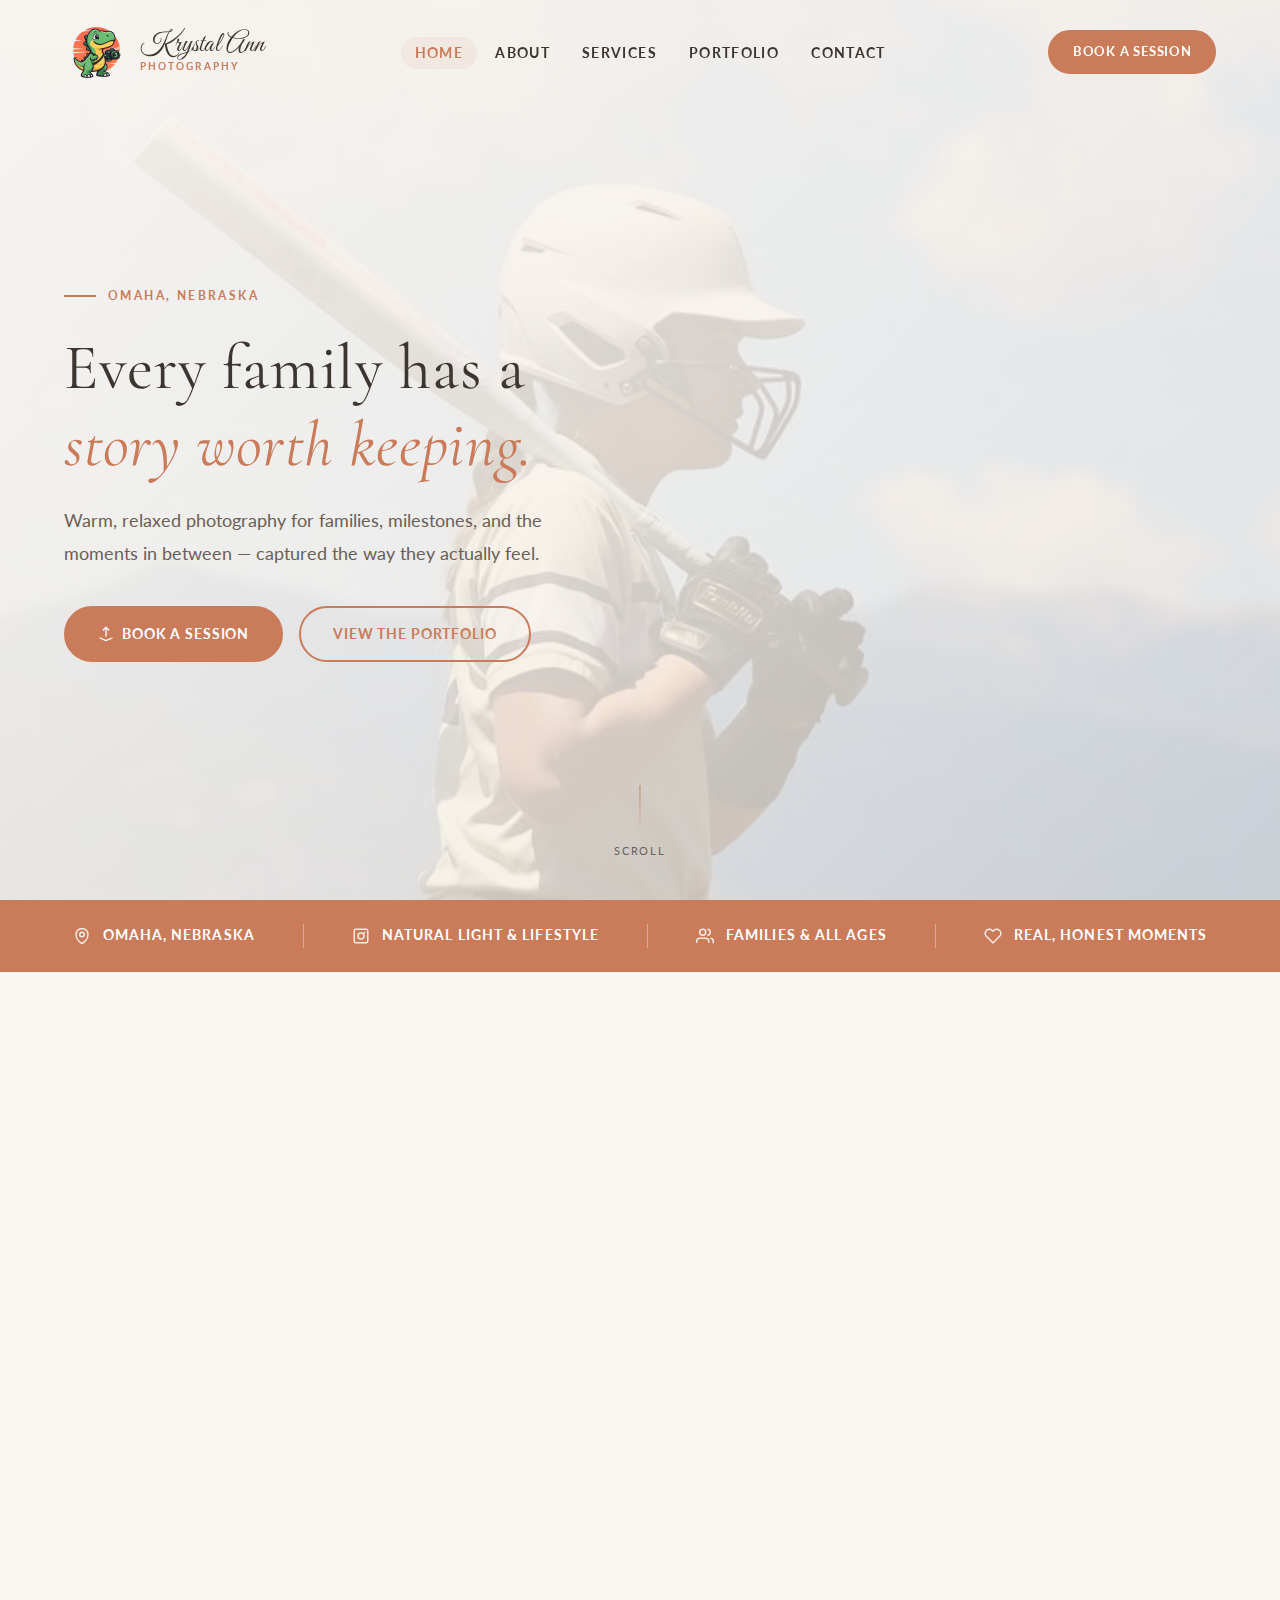
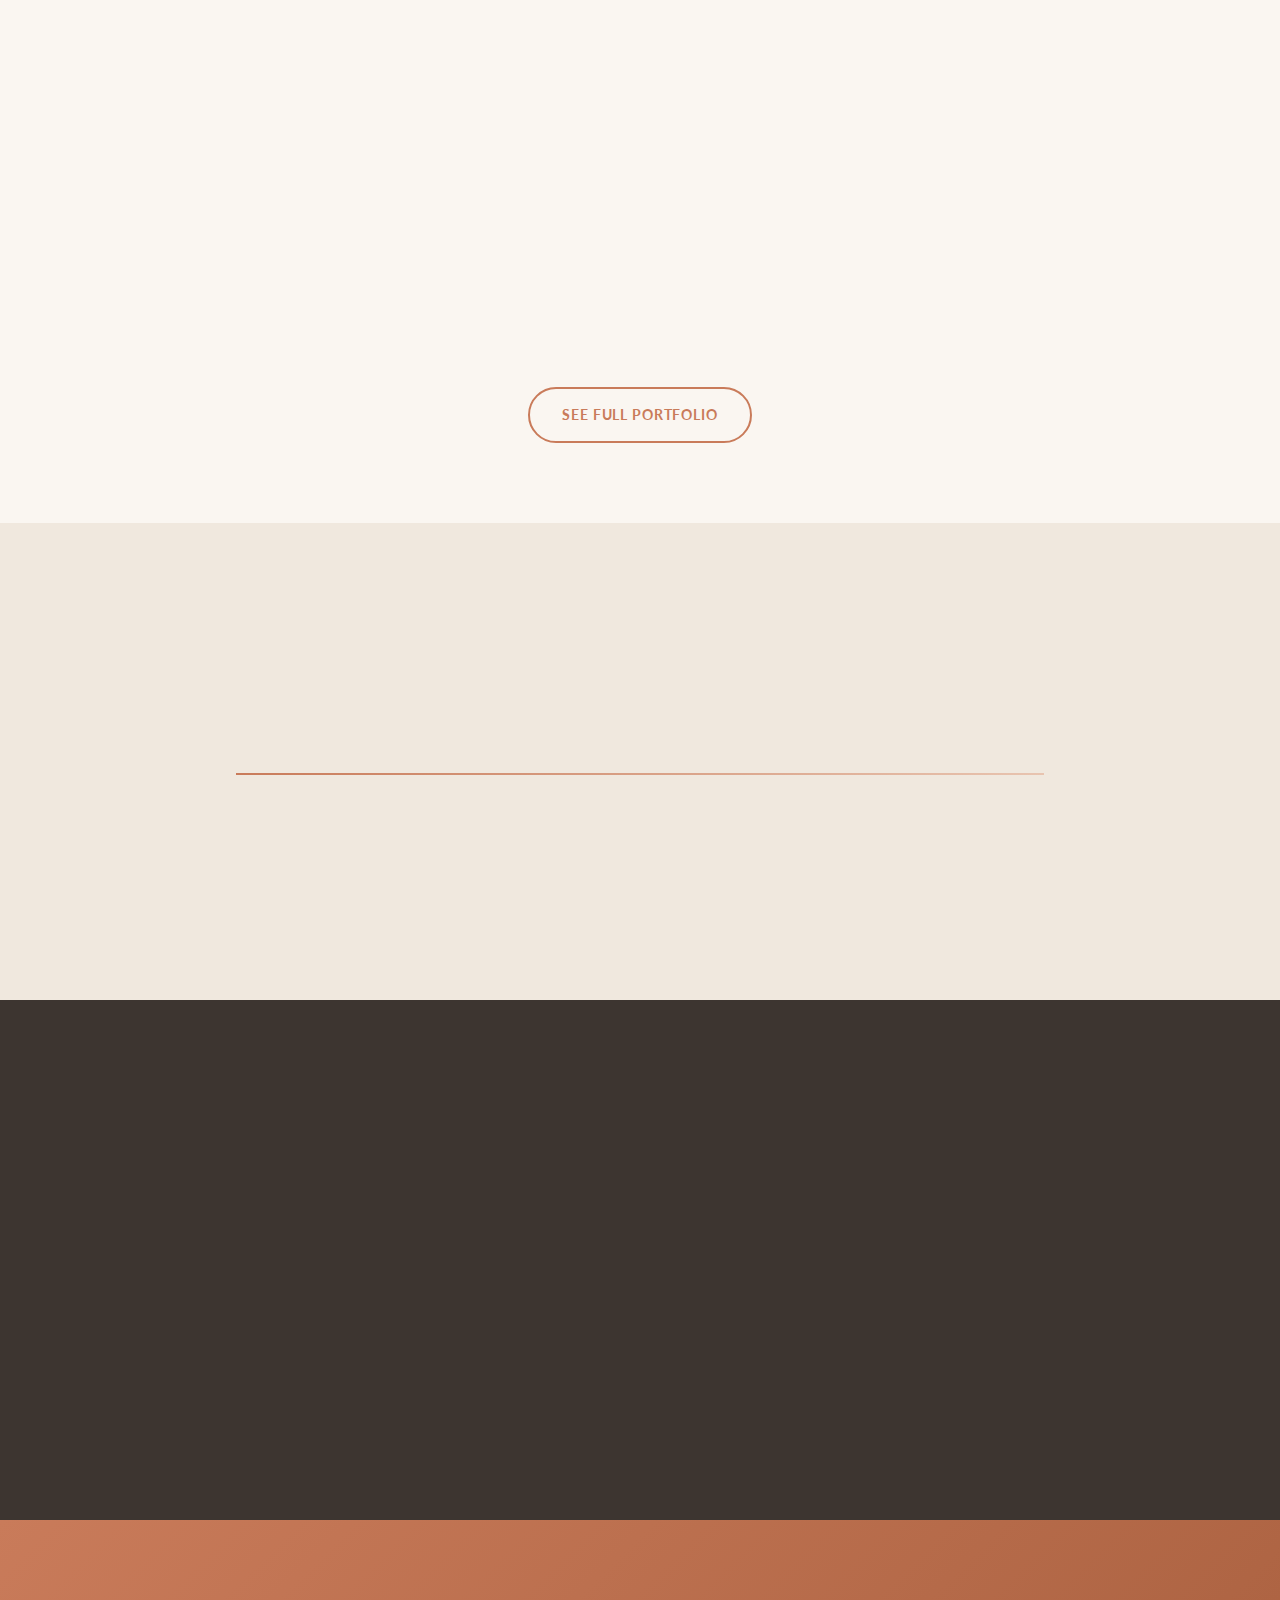
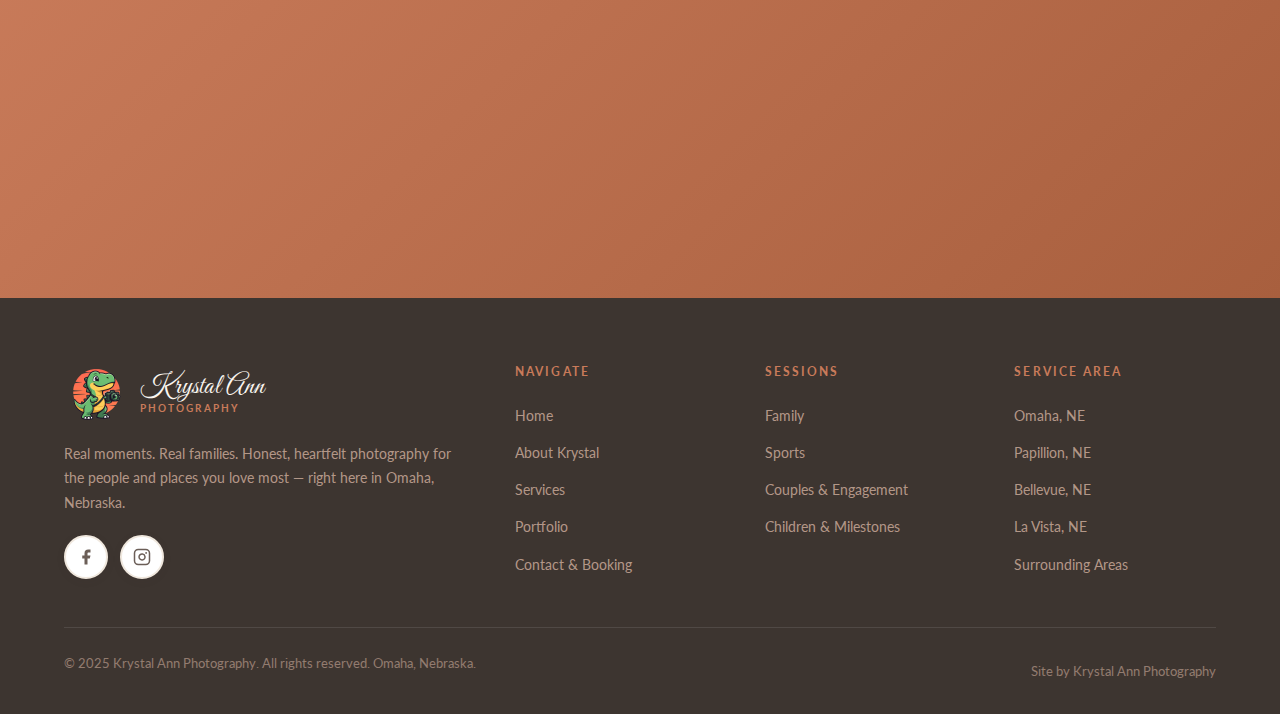
<file: index.html>
<!DOCTYPE html>
<html lang="en">
<head>
  <meta charset="UTF-8" />
  <meta name="viewport" content="width=device-width, initial-scale=1.0" />
  <title>Krystal Ann Photography | Omaha Family & Portrait Photographer</title>
  <meta name="description" content="Krystal Ann Photography captures real moments in Omaha, Nebraska. Book your family, sports, couples, or children &amp; milestones session today." />
  <meta name="keywords" content="Omaha photographer, family photographer Omaha, sports photographer Omaha, couples photographer Omaha, children milestone photos Nebraska, Krystal Ann Photography" />

  <!-- Open Graph -->
  <meta property="og:title" content="Krystal Ann Photography | Omaha, NE" />
  <meta property="og:description" content="Real moments. Real families. Honest, heartfelt photography in Omaha, Nebraska." />
  <meta property="og:type" content="website" />

  <!-- Fonts -->
  <link rel="preconnect" href="https://fonts.googleapis.com" />
  <link rel="preconnect" href="https://fonts.gstatic.com" crossorigin />
  <link href="https://fonts.googleapis.com/css2?family=Cormorant+Garamond:ital,wght@0,400;0,500;0,600;1,400;1,500&family=Great+Vibes&family=Lato:wght@300;400;700;900&display=swap" rel="stylesheet" />

  <link rel="stylesheet" href="css/style.css" />
</head>
<body>

<!-- ═══════════════════════════════════════
     NAVIGATION
════════════════════════════════════════ -->
<nav class="nav" role="navigation" aria-label="Main navigation">
  <div class="nav__inner">
    <a href="index.html" class="logo" aria-label="Krystal Ann Photography — Home">
      <div class="logo__mark">
        <img src="images/logo.png" alt="Krystal Ann Photography logo" style="width:100%;height:100%;object-fit:contain;" />
      </div>
      <div class="logo__text">
        <span class="logo__name">Krystal Ann</span>
        <span class="logo__sub">Photography</span>
      </div>
    </a>

    <ul class="nav__links" role="list">
      <li><a href="index.html"     class="nav__link active">Home</a></li>
      <li><a href="about.html"     class="nav__link">About</a></li>
      <li><a href="services.html"  class="nav__link">Services</a></li>
      <li><a href="portfolio.html" class="nav__link">Portfolio</a></li>
      <li><a href="contact.html"   class="nav__link">Contact</a></li>
    </ul>

    <a href="contact.html" class="btn btn-primary btn-sm nav__cta">Book a Session</a>

    <button class="nav__toggle" aria-label="Toggle mobile menu" aria-expanded="false">
      <span></span><span></span><span></span>
    </button>
  </div>
</nav>

<!-- Mobile Nav -->
<div class="nav__mobile" role="dialog" aria-label="Mobile navigation">
  <ul role="list">
    <li><a href="index.html"     class="nav__link">Home</a></li>
    <li><a href="about.html"     class="nav__link">About</a></li>
    <li><a href="services.html"  class="nav__link">Services</a></li>
    <li><a href="portfolio.html" class="nav__link">Portfolio</a></li>
    <li><a href="contact.html"   class="nav__link">Contact</a></li>
  </ul>
  <a href="contact.html" class="btn btn-primary">Book a Session</a>
</div>


<!-- ═══════════════════════════════════════
     HERO
════════════════════════════════════════ -->
<section class="hero" aria-label="Hero">
  <div class="hero__bg">
    <img src="images/sports3.JPG"
         alt="Sports photography session by Krystal Ann Photography"
         loading="eager" />
  </div>
  <div class="hero__overlay" aria-hidden="true"></div>

  <div class="container">
    <div class="hero__content">
      <div class="hero__eyebrow">
        <span>Omaha, Nebraska</span>
      </div>
      <h1>Every family has a<br><em>story worth keeping.</em></h1>
      <p class="hero__tagline">
        Warm, relaxed photography for families, milestones, and the moments in between — captured the way they actually feel.
      </p>
      <div class="hero__actions">
        <a href="contact.html" class="btn btn-primary">
          <svg width="16" height="16" fill="none" stroke="currentColor" stroke-width="2" viewBox="0 0 24 24" aria-hidden="true"><path d="M8 6l4-4 4 4M12 2v13M3 18l9 4 9-4" stroke-linecap="round" stroke-linejoin="round"/></svg>
          Book a Session
        </a>
        <a href="portfolio.html" class="btn btn-outline">View the Portfolio</a>
      </div>
    </div>
  </div>

  <div class="hero__scroll" aria-hidden="true">
    <div class="hero__scroll-line"></div>
    <span>Scroll</span>
  </div>
</section>


<!-- ═══════════════════════════════════════
     INTRO STRIP
════════════════════════════════════════ -->
<div class="intro-strip" aria-hidden="true">
  <div class="intro-strip__inner container">
    <div class="intro-strip__item">
      <svg width="18" height="18" fill="none" stroke="currentColor" stroke-width="2" viewBox="0 0 24 24"><path d="M12 22s-8-4.5-8-11.8A8 8 0 0 1 12 2a8 8 0 0 1 8 8.2c0 7.3-8 11.8-8 11.8z" stroke-linecap="round"/><circle cx="12" cy="10" r="3"/></svg>
      Omaha, Nebraska
    </div>
    <div class="intro-strip__sep"></div>
    <div class="intro-strip__item">
      <svg width="18" height="18" fill="none" stroke="currentColor" stroke-width="2" viewBox="0 0 24 24"><rect x="3" y="3" width="18" height="18" rx="2"/><circle cx="12" cy="12" r="4"/><line x1="16.5" y1="7.5" x2="16.5" y2="7.5" stroke-linecap="round" stroke-width="2.5"/></svg>
      Natural Light &amp; Lifestyle
    </div>
    <div class="intro-strip__sep"></div>
    <div class="intro-strip__item">
      <svg width="18" height="18" fill="none" stroke="currentColor" stroke-width="2" viewBox="0 0 24 24"><path d="M17 21v-2a4 4 0 0 0-4-4H5a4 4 0 0 0-4 4v2"/><circle cx="9" cy="7" r="4"/><path d="M23 21v-2a4 4 0 0 0-3-3.87M16 3.13a4 4 0 0 1 0 7.75" stroke-linecap="round"/></svg>
      Families &amp; All Ages
    </div>
    <div class="intro-strip__sep"></div>
    <div class="intro-strip__item">
      <svg width="18" height="18" fill="none" stroke="currentColor" stroke-width="2" viewBox="0 0 24 24"><path d="M20.84 4.61a5.5 5.5 0 0 0-7.78 0L12 5.67l-1.06-1.06a5.5 5.5 0 0 0-7.78 7.78l1.06 1.06L12 21.23l7.78-7.78 1.06-1.06a5.5 5.5 0 0 0 0-7.78z" stroke-linecap="round"/></svg>
      Real, Honest Moments
    </div>
  </div>
</div>


<!-- ═══════════════════════════════════════
     ABOUT PREVIEW
════════════════════════════════════════ -->
<section class="section" id="about-preview">
  <div class="container">
    <div class="grid-2">

      <div class="about-preview__image fade-in">
        <img src="images/krystal.jpg"
             alt="Krystal Ann, Omaha photographer"
             loading="lazy" />
        <div class="about-preview__badge">
          <span class="num">5+</span>
          <span class="label">Years of<br>Storytelling</span>
        </div>
      </div>

      <div class="about-preview__content fade-in fade-in-delay-1">
        <span class="section-label">Meet Krystal Ann</span>
        <h2>Photography rooted in real life</h2>
        <p class="lead">
          Hey there — I'm Krystal, an Omaha-based photographer who found her way back to photography through the sidelines of a softball field and the living rooms of the families I love.
        </p>
        <p>
          I specialize in family portraits, sports action, couples and engagement, and children's milestone sessions. My approach is simple: I want you to feel at ease, laugh a little, and forget a camera is pointed your way — because that's when the best photos happen.
        </p>
        <p>
          Whether we're in a golden field at sunset or your own backyard, I'm here to create images that feel like <em>you</em>.
        </p>
        <div class="about-preview__signature">Krystal Ann</div>
        <a href="about.html" class="btn btn-outline">Read My Story</a>
      </div>

    </div>
  </div>
</section>


<!-- ═══════════════════════════════════════
     SERVICES OVERVIEW
════════════════════════════════════════ -->
<section class="section section--alt" id="services-overview">
  <div class="container">
    <div class="section-header text-center fade-in">
      <span class="section-label">What I Offer</span>
      <h2>Sessions for every season of life</h2>
      <p class="lead">From sideline action shots to first birthdays — I photograph the moments that mark where you've been.</p>
    </div>

    <div class="grid-2" style="max-width: 900px; margin: 0 auto;">
      <div class="service-card fade-in fade-in-delay-1">
        <div class="service-card__icon">
          <svg width="24" height="24" fill="none" stroke="currentColor" stroke-width="1.8" viewBox="0 0 24 24" aria-hidden="true"><path d="M17 21v-2a4 4 0 0 0-4-4H5a4 4 0 0 0-4 4v2"/><circle cx="9" cy="7" r="4"/><path d="M23 21v-2a4 4 0 0 0-3-3.87M16 3.13a4 4 0 0 1 0 7.75" stroke-linecap="round"/></svg>
        </div>
        <h3>Family</h3>
        <p>Relaxed outdoor or lifestyle sessions that capture your family as they really are — together, laughing, and fully themselves.</p>
        <a href="services.html#family" class="service-card__link">
          Learn more
          <svg width="14" height="14" fill="none" stroke="currentColor" stroke-width="2.5" viewBox="0 0 24 24"><path d="M5 12h14M12 5l7 7-7 7" stroke-linecap="round" stroke-linejoin="round"/></svg>
        </a>
      </div>

      <div class="service-card fade-in fade-in-delay-2">
        <div class="service-card__icon">
          <svg width="24" height="24" fill="none" stroke="currentColor" stroke-width="1.8" viewBox="0 0 24 24" aria-hidden="true"><circle cx="12" cy="12" r="10"/><path d="M12 8v4l2.5 2.5" stroke-linecap="round" stroke-linejoin="round"/><path d="M5 3l2 2M19 3l-2 2M12 2v1" stroke-linecap="round"/></svg>
        </div>
        <h3>Sports</h3>
        <p>Action-packed sessions on the field, court, or diamond. From youth softball to senior athlete portraits — I capture the drive and the joy.</p>
        <a href="services.html#sports" class="service-card__link">
          Learn more
          <svg width="14" height="14" fill="none" stroke="currentColor" stroke-width="2.5" viewBox="0 0 24 24"><path d="M5 12h14M12 5l7 7-7 7" stroke-linecap="round" stroke-linejoin="round"/></svg>
        </a>
      </div>

      <div class="service-card fade-in fade-in-delay-3">
        <div class="service-card__icon">
          <svg width="24" height="24" fill="none" stroke="currentColor" stroke-width="1.8" viewBox="0 0 24 24" aria-hidden="true"><path d="M20.84 4.61a5.5 5.5 0 0 0-7.78 0L12 5.67l-1.06-1.06a5.5 5.5 0 0 0-7.78 7.78l1.06 1.06L12 21.23l7.78-7.78 1.06-1.06a5.5 5.5 0 0 0 0-7.78z" stroke-linecap="round"/></svg>
        </div>
        <h3>Couples &amp; Engagement</h3>
        <p>Just you two — somewhere you love, doing what feels natural. No stiff poses, just genuine connection photographed beautifully.</p>
        <a href="services.html#couples" class="service-card__link">
          Learn more
          <svg width="14" height="14" fill="none" stroke="currentColor" stroke-width="2.5" viewBox="0 0 24 24"><path d="M5 12h14M12 5l7 7-7 7" stroke-linecap="round" stroke-linejoin="round"/></svg>
        </a>
      </div>

      <div class="service-card fade-in fade-in-delay-4">
        <div class="service-card__icon">
          <svg width="24" height="24" fill="none" stroke="currentColor" stroke-width="1.8" viewBox="0 0 24 24" aria-hidden="true"><circle cx="12" cy="8" r="4"/><path d="M4 20c0-4 3.6-7 8-7s8 3 8 7" stroke-linecap="round"/></svg>
        </div>
        <h3>Children &amp; Milestone Photos</h3>
        <p>Kids move fast and I keep up. These sessions are kid-led, low-pressure, and designed to capture their personality at this exact age.</p>
        <a href="services.html#children" class="service-card__link">
          Learn more
          <svg width="14" height="14" fill="none" stroke="currentColor" stroke-width="2.5" viewBox="0 0 24 24"><path d="M5 12h14M12 5l7 7-7 7" stroke-linecap="round" stroke-linejoin="round"/></svg>
        </a>
      </div>
    </div>
  </div>
</section>


<!-- ═══════════════════════════════════════
     GALLERY PREVIEW
════════════════════════════════════════ -->
<section class="section" id="gallery-preview">
  <div class="container">
    <div class="section-header text-center fade-in">
      <span class="section-label">Recent Work</span>
      <h2>A peek inside the portfolio</h2>
    </div>

    <div class="gallery-grid fade-in">
      <div class="gallery-grid__item">
        <img src="images/family 1.JPG"
             alt="Family session by Krystal Ann Photography" loading="lazy" />
        <div class="gallery-grid__overlay"><span class="gallery-grid__label">Family</span></div>
      </div>
      <div class="gallery-grid__item">
        <img src="images/sports 1.jpeg"
             alt="Sports session by Krystal Ann Photography" loading="lazy" />
        <div class="gallery-grid__overlay"><span class="gallery-grid__label">Sports</span></div>
      </div>
      <div class="gallery-grid__item">
        <img src="images/couples 2.jpeg"
             alt="Couples session by Krystal Ann Photography" loading="lazy" />
        <div class="gallery-grid__overlay"><span class="gallery-grid__label">Couples &amp; Engagement</span></div>
      </div>
      <div class="gallery-grid__item">
        <img src="images/children1.jpeg"
             alt="Children milestone session by Krystal Ann Photography" loading="lazy" />
        <div class="gallery-grid__overlay"><span class="gallery-grid__label">Children &amp; Milestones</span></div>
      </div>
    </div>

    <div class="text-center" style="margin-top: 2.5rem;">
      <a href="portfolio.html" class="btn btn-outline">See Full Portfolio</a>
    </div>
  </div>
</section>


<!-- ═══════════════════════════════════════
     HOW IT WORKS
════════════════════════════════════════ -->
<section class="section section--alt" id="process">
  <div class="container">
    <div class="section-header text-center fade-in">
      <span class="section-label">The Process</span>
      <h2>Booking is simple &amp; stress-free</h2>
    </div>

    <div class="process-steps">
      <div class="process-step fade-in">
        <div class="process-step__num">1</div>
        <h4>Reach Out</h4>
        <p>Fill out the contact form or send me a message. Tell me what you're envisioning — no detail is too small.</p>
      </div>
      <div class="process-step fade-in fade-in-delay-1">
        <div class="process-step__num">2</div>
        <h4>We Chat</h4>
        <p>I'll reach back out to talk through your vision, pick a date, and find the perfect spot in Omaha or beyond.</p>
      </div>
      <div class="process-step fade-in fade-in-delay-2">
        <div class="process-step__num">3</div>
        <h4>Your Session</h4>
        <p>Show up as you are — I handle the rest. We'll laugh, explore, and make images you'll actually love.</p>
      </div>
      <div class="process-step fade-in fade-in-delay-3">
        <div class="process-step__num">4</div>
        <h4>Get Your Gallery</h4>
        <p>Your edited photos arrive in an online gallery within 2–3 weeks — ready to download, print, and share.</p>
      </div>
    </div>
  </div>
</section>


<!-- ═══════════════════════════════════════
     TESTIMONIALS
════════════════════════════════════════ -->
<section class="section testimonials" id="testimonials">
  <div class="container">
    <div class="section-header text-center fade-in">
      <span class="section-label">Kind Words</span>
      <h2>What families are saying</h2>
    </div>

    <div class="testimonial-grid">
      <div class="testimonial-card fade-in">
        <div class="testimonial-card__stars" aria-label="5 out of 5 stars">★★★★★</div>
        <blockquote class="testimonial-card__quote">
          "Krystal, you are amazing! My kids were running wild and you just went with it — and somehow you captured the most beautiful, genuine moments. I cried when I opened the gallery. Thank you so much."
        </blockquote>
        <div class="testimonial-card__author">
          <div class="testimonial-card__avatar" aria-hidden="true">A</div>
          <div>
            <span class="testimonial-card__name">Angie</span>
            <span class="testimonial-card__detail">Family Session · Elkhorn, NE</span>
          </div>
        </div>
      </div>

      <div class="testimonial-card fade-in fade-in-delay-1">
        <div class="testimonial-card__stars" aria-label="5 out of 5 stars">★★★★★</div>
        <blockquote class="testimonial-card__quote">
          "Krystal, I cannot say enough good things about you. I was so nervous and you made me feel completely at ease the whole time. The photos turned out better than I ever imagined — I'm obsessed!"
        </blockquote>
        <div class="testimonial-card__author">
          <div class="testimonial-card__avatar" aria-hidden="true">L</div>
          <div>
            <span class="testimonial-card__name">Lana</span>
            <span class="testimonial-card__detail">Couples Session · Gretna, NE</span>
          </div>
        </div>
      </div>

      <div class="testimonial-card fade-in fade-in-delay-2">
        <div class="testimonial-card__stars" aria-label="5 out of 5 stars">★★★★★</div>
        <blockquote class="testimonial-card__quote">
          "Krystal, you have such a gift! My little ones were not cooperating at all and you just laughed it off and kept going. Every single photo is perfect. We will be booking with you every year!"
        </blockquote>
        <div class="testimonial-card__author">
          <div class="testimonial-card__avatar" aria-hidden="true">A</div>
          <div>
            <span class="testimonial-card__name">Ami</span>
            <span class="testimonial-card__detail">Children &amp; Milestones · Louisburg, KS</span>
          </div>
        </div>
      </div>
    </div>
  </div>
</section>


<!-- ═══════════════════════════════════════
     CTA BANNER
════════════════════════════════════════ -->
<section class="cta-banner" aria-label="Call to action">
  <div class="container fade-in">
    <span class="section-label" style="color: rgba(255,255,255,0.7);">Let's Make Something Beautiful</span>
    <h2>Ready to capture your story?</h2>
    <p>Serving Omaha, Papillion, Bellevue, La Vista, and surrounding Nebraska communities.</p>
    <a href="contact.html" class="btn btn-outline-light">Book Your Session</a>
  </div>
</section>


<!-- ═══════════════════════════════════════
     FOOTER
════════════════════════════════════════ -->
<footer class="footer" role="contentinfo">
  <div class="container">
    <div class="footer__grid">

      <div class="footer__brand">
        <a href="index.html" class="logo" aria-label="Krystal Ann Photography — Home">
          <div class="logo__mark">
            <img src="images/logo.png" alt="Krystal Ann Photography logo" style="width:100%;height:100%;object-fit:contain;" />
          </div>
          <div class="logo__text">
            <span class="logo__name">Krystal Ann</span>
            <span class="logo__sub">Photography</span>
          </div>
        </a>
        <p>Real moments. Real families. Honest, heartfelt photography for the people and places you love most — right here in Omaha, Nebraska.</p>
        <div class="social-links" style="margin-top: 1.25rem;">
          <a href="#" class="social-link" aria-label="Follow on Facebook">
            <svg width="18" height="18" fill="currentColor" viewBox="0 0 24 24" aria-hidden="true"><path d="M18 2h-3a5 5 0 0 0-5 5v3H7v4h3v8h4v-8h3l1-4h-4V7a1 1 0 0 1 1-1h3z"/></svg>
          </a>
          <a href="#" class="social-link" aria-label="Follow on Instagram">
            <svg width="18" height="18" fill="none" stroke="currentColor" stroke-width="2" viewBox="0 0 24 24" aria-hidden="true"><rect x="2" y="2" width="20" height="20" rx="5" ry="5"/><path d="M16 11.37A4 4 0 1 1 12.63 8 4 4 0 0 1 16 11.37z"/><line x1="17.5" y1="6.5" x2="17.51" y2="6.5" stroke-linecap="round" stroke-width="2.5"/></svg>
          </a>
        </div>
      </div>

      <div>
        <p class="footer__title">Navigate</p>
        <ul class="footer__links" role="list">
          <li><a href="index.html">Home</a></li>
          <li><a href="about.html">About Krystal</a></li>
          <li><a href="services.html">Services</a></li>
          <li><a href="portfolio.html">Portfolio</a></li>
          <li><a href="contact.html">Contact &amp; Booking</a></li>
        </ul>
      </div>

      <div>
        <p class="footer__title">Sessions</p>
        <ul class="footer__links" role="list">
          <li><a href="services.html#family">Family</a></li>
          <li><a href="services.html#sports">Sports</a></li>
          <li><a href="services.html#couples">Couples &amp; Engagement</a></li>
          <li><a href="services.html#children">Children &amp; Milestones</a></li>
        </ul>
      </div>

      <div>
        <p class="footer__title">Service Area</p>
        <ul class="footer__links" role="list">
          <li><a href="#">Omaha, NE</a></li>
          <li><a href="#">Papillion, NE</a></li>
          <li><a href="#">Bellevue, NE</a></li>
          <li><a href="#">La Vista, NE</a></li>
          <li><a href="#">Surrounding Areas</a></li>
        </ul>
      </div>

    </div>

    <div class="footer__bottom">
      <p class="footer__copy">&copy; 2025 Krystal Ann Photography. All rights reserved. Omaha, Nebraska.</p>
      <p class="footer__copy">Site by Krystal Ann Photography</p>
    </div>
  </div>
</footer>

<script src="js/main.js" defer></script>
</body>
</html>
</file>
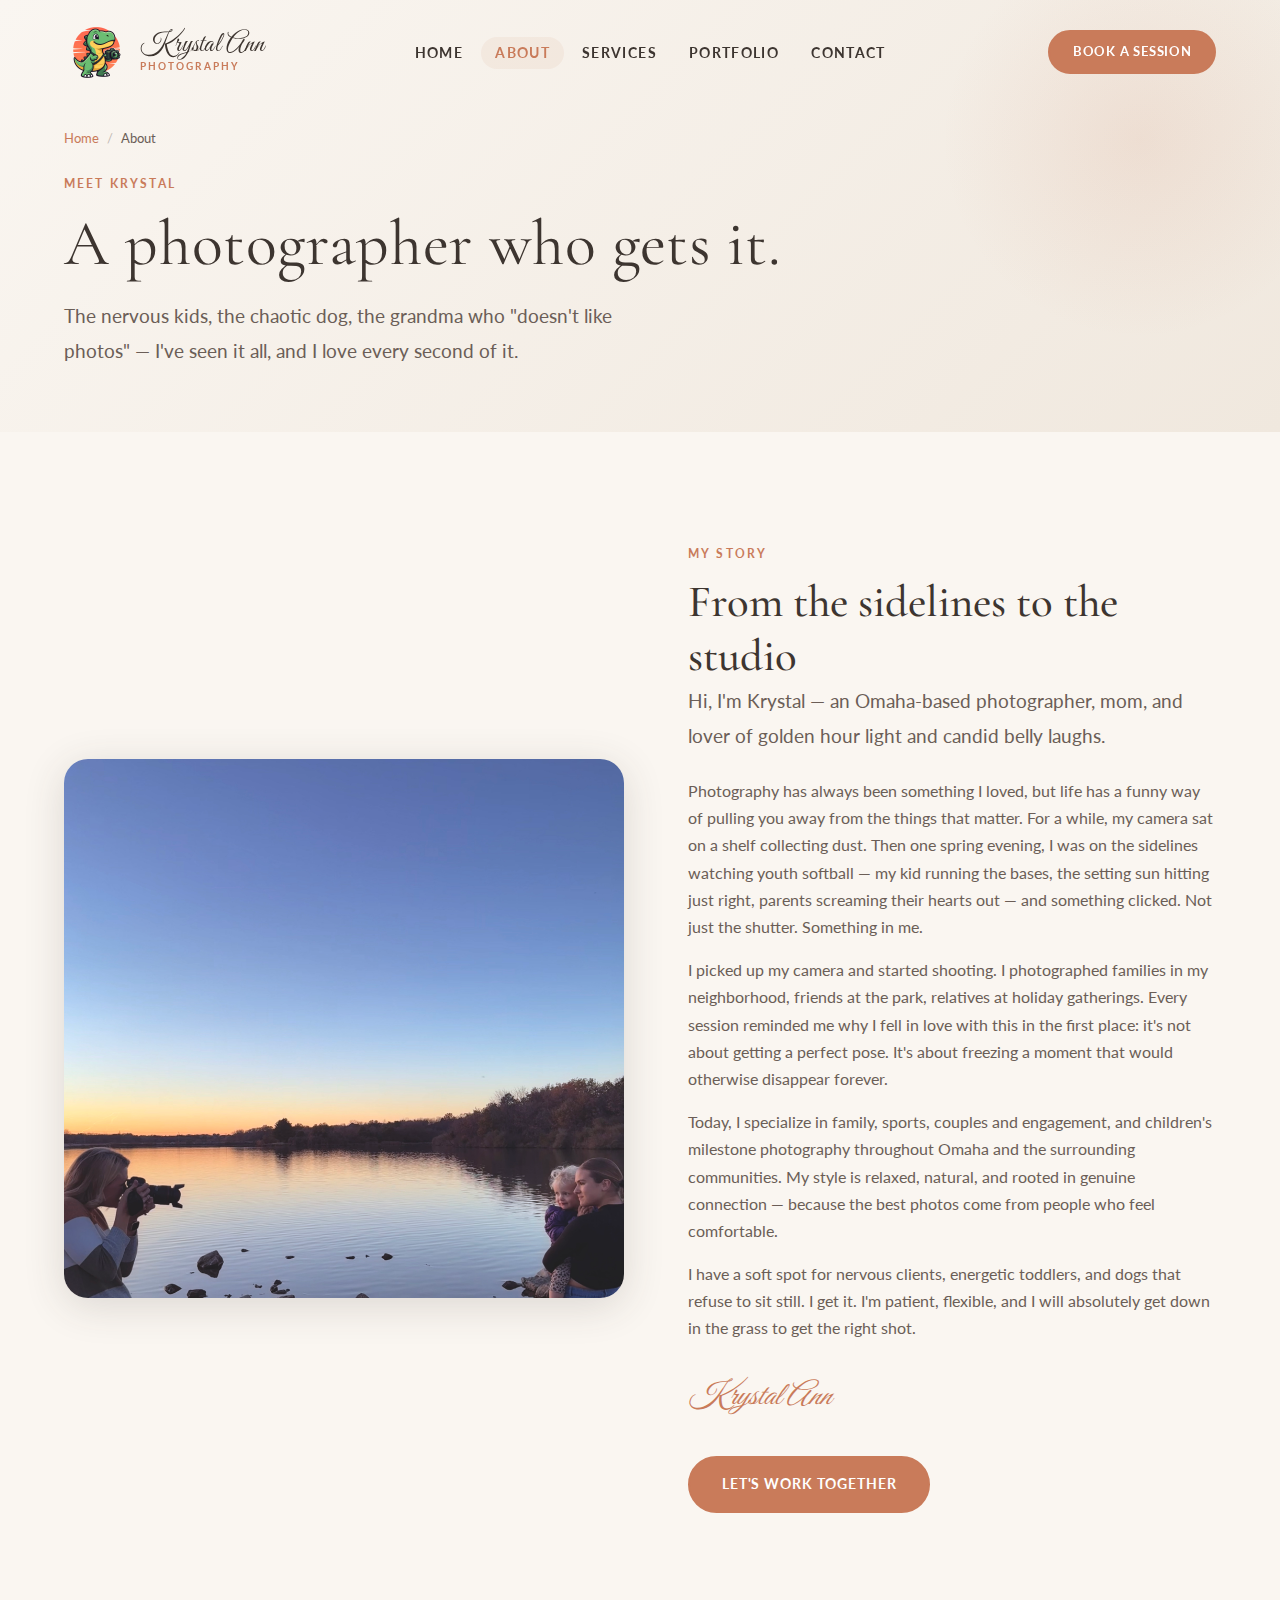
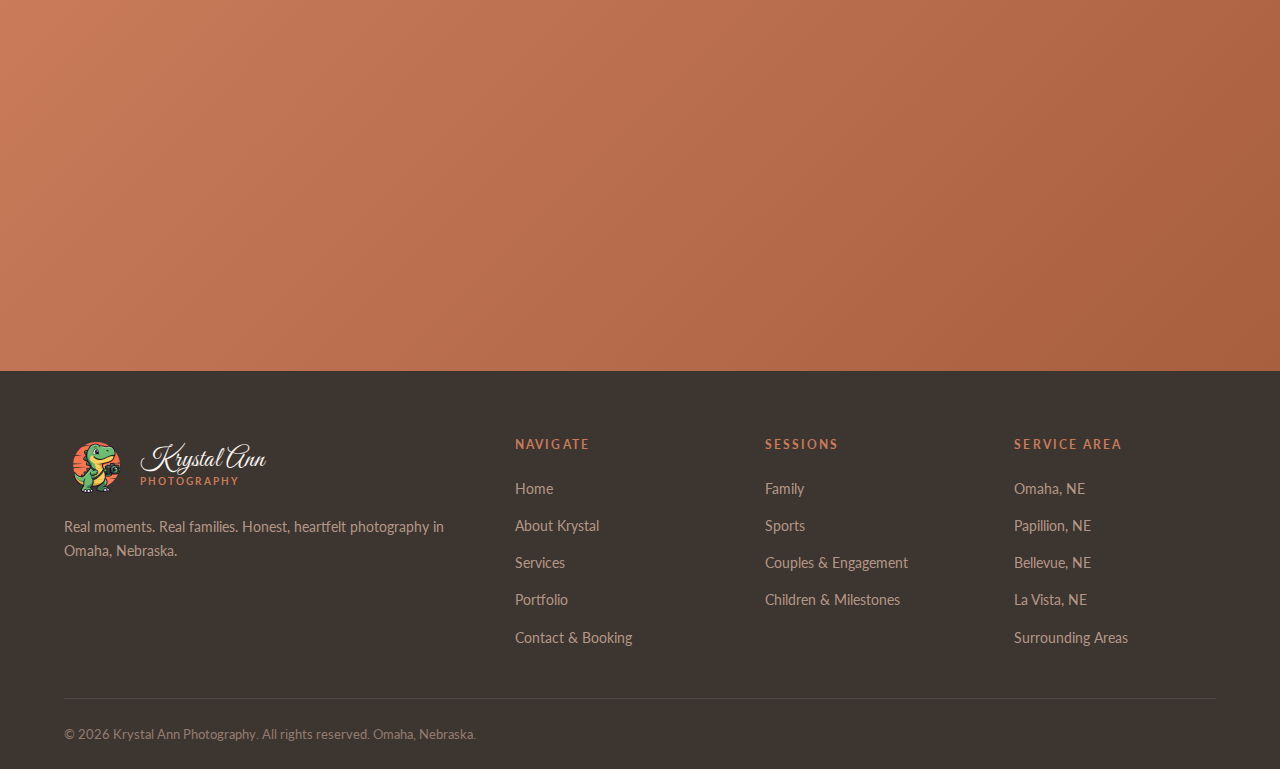
<file: about.html>
<!DOCTYPE html>
<html lang="en">
<head>
  <meta charset="UTF-8" />
  <meta name="viewport" content="width=device-width, initial-scale=1.0" />
  <title>About Krystal | Krystal Ann Photography · Omaha, NE</title>
  <meta name="description" content="Meet Krystal — an Omaha-based photographer who captures families, milestones, and real moments with warmth and honesty." />

  <link rel="preconnect" href="https://fonts.googleapis.com" />
  <link rel="preconnect" href="https://fonts.gstatic.com" crossorigin />
  <link href="https://fonts.googleapis.com/css2?family=Cormorant+Garamond:ital,wght@0,400;0,500;0,600;1,400;1,500&family=Great+Vibes&family=Lato:wght@300;400;700;900&display=swap" rel="stylesheet" />
  <link rel="stylesheet" href="css/style.css" />

  <!-- Structured Data -->
  <script type="application/ld+json">
  {
    "@context": "https://schema.org",
    "@graph": [
      {
        "@type": ["LocalBusiness", "Photographer"],
        "@id": "https://krystalannphotography.com/#business",
        "name": "Krystal Ann Photography",
        "url": "https://krystalannphotography.com",
        "description": "Natural-light photography for families, sports, couples, and children's milestones in Omaha, Nebraska.",
        "address": {"@type": "PostalAddress", "addressLocality": "Omaha", "addressRegion": "NE", "addressCountry": "US"},
        "areaServed": [{"@type": "City", "name": "Omaha"}, {"@type": "City", "name": "Papillion"}, {"@type": "City", "name": "Bellevue"}, {"@type": "City", "name": "La Vista"}, {"@type": "City", "name": "Gretna"}],
        "priceRange": "$$"
      },
      {
        "@type": "BreadcrumbList",
        "itemListElement": [
          {"@type": "ListItem", "position": 1, "name": "Home", "item": "https://krystalannphotography.com/"},
          {"@type": "ListItem", "position": 2, "name": "About", "item": "https://krystalannphotography.com/about.html"}
        ]
      }
    ]
  }
  </script>
</head>
<body>

<!-- NAVIGATION -->
<nav class="nav" role="navigation" aria-label="Main navigation">
  <div class="nav__inner">
    <a href="index.html" class="logo" aria-label="Krystal Ann Photography — Home">
      <div class="logo__mark">
        <img src="images/logo.png" alt="Krystal Ann Photography logo" style="width:100%;height:100%;object-fit:contain;" />
      </div>
      <div class="logo__text">
        <span class="logo__name">Krystal Ann</span>
        <span class="logo__sub">Photography</span>
      </div>
    </a>
    <ul class="nav__links" role="list">
      <li><a href="index.html"     class="nav__link">Home</a></li>
      <li><a href="about.html"     class="nav__link active">About</a></li>
      <li><a href="services.html"  class="nav__link">Services</a></li>
      <li><a href="portfolio.html" class="nav__link">Portfolio</a></li>
      <li><a href="contact.html"   class="nav__link">Contact</a></li>
    </ul>
    <a href="contact.html" class="btn btn-primary btn-sm nav__cta">Book a Session</a>
    <button class="nav__toggle" aria-label="Toggle mobile menu" aria-expanded="false">
      <span></span><span></span><span></span>
    </button>
  </div>
</nav>

<div class="nav__mobile" role="dialog" aria-label="Mobile navigation">
  <ul role="list">
    <li><a href="index.html"     class="nav__link">Home</a></li>
    <li><a href="about.html"     class="nav__link">About</a></li>
    <li><a href="services.html"  class="nav__link">Services</a></li>
    <li><a href="portfolio.html" class="nav__link">Portfolio</a></li>
    <li><a href="contact.html"   class="nav__link">Contact</a></li>
  </ul>
  <a href="contact.html" class="btn btn-primary">Book a Session</a>
</div>


<!-- PAGE HERO -->
<section class="page-hero">
  <div class="container">
    <nav class="breadcrumb" aria-label="Breadcrumb">
      <a href="index.html">Home</a>
      <span class="breadcrumb__sep" aria-hidden="true">/</span>
      <span>About</span>
    </nav>
    <span class="section-label">Meet Krystal</span>
    <h1>A photographer who gets it.</h1>
    <p class="lead">The nervous kids, the chaotic dog, the grandma who "doesn't like photos" — I've seen it all, and I love every second of it.</p>
  </div>
</section>


<!-- MAIN BIO SECTION -->
<section class="section">
  <div class="container">
    <div class="grid-2">

      <div class="fade-in">
        <div style="border-radius: var(--radius-lg); overflow: hidden; box-shadow: var(--shadow-lg);">
          <img src="images/krystal.jpg"
               alt="Krystal, Omaha photographer, smiling outdoors with camera"
               loading="lazy" style="width:100%; height:auto; display:block;" />
        </div>
      </div>

      <div class="fade-in fade-in-delay-1" style="padding: 2rem 0 2rem 2rem;">
        <span class="section-label">My Story</span>
        <h2>From the sidelines to the studio</h2>

        <p class="lead" style="margin-bottom: 1.5rem;">
          Hi, I'm Krystal — an Omaha-based photographer, mom, and lover of golden hour light and candid belly laughs.
        </p>

        <p>
          Photography has always been something I loved, but life has a funny way of pulling you away from the things that matter. For a while, my camera sat on a shelf collecting dust. Then one spring evening, I was on the sidelines watching youth softball — my kid running the bases, the setting sun hitting just right, parents screaming their hearts out — and something clicked. Not just the shutter. Something in me.
        </p>

        <p>
          I picked up my camera and started shooting. I photographed families in my neighborhood, friends at the park, relatives at holiday gatherings. Every session reminded me why I fell in love with this in the first place: it's not about getting a perfect pose. It's about freezing a moment that would otherwise disappear forever.
        </p>

        <p>
          Today, I specialize in family, sports, couples and engagement, and children's milestone photography throughout Omaha and the surrounding communities. My style is relaxed, natural, and rooted in genuine connection — because the best photos come from people who feel comfortable.
        </p>

        <p>
          I have a soft spot for nervous clients, energetic toddlers, and dogs that refuse to sit still. I get it. I'm patient, flexible, and I will absolutely get down in the grass to get the right shot.
        </p>

        <div class="about-preview__signature">Krystal Ann</div>

        <a href="contact.html" class="btn btn-primary">Let's Work Together</a>
      </div>

    </div>
  </div>
</section>


<!-- VALUES / PHILOSOPHY -->
<section class="section section--alt">
  <div class="container">
    <div class="grid-2" style="gap: 4rem; align-items: start;">

      <div class="fade-in">
        <span class="section-label">My Approach</span>
        <h2>Photography should feel easy</h2>
        <p class="lead">
          I don't believe in stiff poses, forced smiles, or sessions that feel like a chore. Here's what you can expect when we work together.
        </p>

        <div class="values-grid" style="margin-top: 2rem;">
          <div class="value-item">
            <div class="value-item__icon">
              <svg width="20" height="20" fill="none" stroke="currentColor" stroke-width="2" viewBox="0 0 24 24" aria-hidden="true"><path d="M22 11.08V12a10 10 0 1 1-5.93-9.14"/><polyline points="22 4 12 14.01 9 11.01"/></svg>
            </div>
            <div>
              <h4>Zero pressure</h4>
              <p>I guide you gently. No barking directions, no "look more natural" — I just create the conditions for great photos.</p>
            </div>
          </div>

          <div class="value-item">
            <div class="value-item__icon">
              <svg width="20" height="20" fill="none" stroke="currentColor" stroke-width="2" viewBox="0 0 24 24" aria-hidden="true"><circle cx="12" cy="12" r="10"/><path d="M8 14s1.5 2 4 2 4-2 4-2"/><line x1="9" y1="9" x2="9.01" y2="9" stroke-linecap="round" stroke-width="2.5"/><line x1="15" y1="9" x2="15.01" y2="9" stroke-linecap="round" stroke-width="2.5"/></svg>
            </div>
            <div>
              <h4>Kid-friendly</h4>
              <p>I've photographed enough toddlers to know that bribery sometimes works. We take breaks, we play, and we get great shots.</p>
            </div>
          </div>

          <div class="value-item">
            <div class="value-item__icon">
              <svg width="20" height="20" fill="none" stroke="currentColor" stroke-width="2" viewBox="0 0 24 24" aria-hidden="true"><path d="M12 22s-8-4.5-8-11.8A8 8 0 0 1 12 2a8 8 0 0 1 8 8.2c0 7.3-8 11.8-8 11.8z"/><circle cx="12" cy="10" r="3"/></svg>
            </div>
            <div>
              <h4>Location scouting</h4>
              <p>Not sure where to shoot? I know Omaha's best outdoor spots — from Elmwood Park to Fontenelle Forest and beyond.</p>
            </div>
          </div>

          <div class="value-item">
            <div class="value-item__icon">
              <svg width="20" height="20" fill="none" stroke="currentColor" stroke-width="2" viewBox="0 0 24 24" aria-hidden="true"><path d="M20.84 4.61a5.5 5.5 0 0 0-7.78 0L12 5.67l-1.06-1.06a5.5 5.5 0 0 0-7.78 7.78l1.06 1.06L12 21.23l7.78-7.78 1.06-1.06a5.5 5.5 0 0 0 0-7.78z"/></svg>
            </div>
            <div>
              <h4>Care in every edit</h4>
              <p>Each photo is individually edited with warmth and intention. I don't mass-export — I make sure every image feels right.</p>
            </div>
          </div>
        </div>
      </div>

      <!-- Fun facts sidebar -->
      <div class="fade-in fade-in-delay-1">
        <div style="
          background-color: var(--white);
          border-radius: var(--radius-lg);
          padding: 2.5rem;
          box-shadow: var(--shadow-md);
        ">
          <span class="section-label">A Little More Krystal</span>
          <h3 style="margin-bottom: 1.5rem;">A few things to know</h3>

          <ul style="display: flex; flex-direction: column; gap: 1.25rem;">
            <li style="display: flex; gap: 1rem; align-items: flex-start;">
              <span style="font-size: 1.5rem; flex-shrink: 0;">📍</span>
              <div>
                <strong style="display:block; font-size:0.9rem; margin-bottom:0.15rem;">Based in Omaha, NE</strong>
                <span style="font-size:0.85rem; color:var(--charcoal-lt);">Serving the greater metro including Papillion, Bellevue, and La Vista.</span>
              </div>
            </li>
            <li style="display: flex; gap: 1rem; align-items: flex-start;">
              <span style="font-size: 1.5rem; flex-shrink: 0;">⚾</span>
              <div>
                <strong style="display:block; font-size:0.9rem; margin-bottom:0.15rem;">Softball sideline regular</strong>
                <span style="font-size:0.85rem; color:var(--charcoal-lt);">Youth sports photography is where my passion was reignited. Ask me about action shots.</span>
              </div>
            </li>
            <li style="display: flex; gap: 1rem; align-items: flex-start;">
              <span style="font-size: 1.5rem; flex-shrink: 0;">🌅</span>
              <div>
                <strong style="display:block; font-size:0.9rem; margin-bottom:0.15rem;">Golden hour devotee</strong>
                <span style="font-size:0.85rem; color:var(--charcoal-lt);">That warm, magical light an hour before sunset? My absolute favorite. Plan accordingly.</span>
              </div>
            </li>
            <li style="display: flex; gap: 1rem; align-items: flex-start;">
              <span style="font-size: 1.5rem; flex-shrink: 0;">🐾</span>
              <div>
                <strong style="display:block; font-size:0.9rem; margin-bottom:0.15rem;">Dog mom approved</strong>
                <span style="font-size:0.85rem; color:var(--charcoal-lt);">Bring your fur babies. Seriously. Pets are welcome in family sessions or on their own.</span>
              </div>
            </li>
            <li style="display: flex; gap: 1rem; align-items: flex-start;">
              <span style="font-size: 1.5rem; flex-shrink: 0;">☕</span>
              <div>
                <strong style="display:block; font-size:0.9rem; margin-bottom:0.15rem;">Fueled by coffee</strong>
                <span style="font-size:0.85rem; color:var(--charcoal-lt);">Early morning sessions are a yes as long as there's a good latte involved.</span>
              </div>
            </li>
          </ul>

          <div style="margin-top: 2rem; padding-top: 1.5rem; border-top: 1px solid var(--cream-dark);">
            <a href="contact.html" class="btn btn-primary" style="width:100%; justify-content:center;">Let's Book Your Session</a>
          </div>
        </div>
      </div>

    </div>
  </div>
</section>


<!-- PHOTO OF WORK ENVIRONMENT -->
<section class="section">
  <div class="container">
    <div class="section-header text-center fade-in">
      <span class="section-label">Behind the Lens</span>
      <h2>Some of my favorite sessions</h2>
    </div>

    <div class="grid-3 fade-in">
      <div style="border-radius:var(--radius-md); overflow:hidden; aspect-ratio:1; box-shadow:var(--shadow-sm);">
        <img src="images/family 2.jpeg"
             alt="Family session by Krystal Ann Photography" loading="lazy" style="width:100%;height:100%;object-fit:cover;" />
      </div>
      <div style="border-radius:var(--radius-md); overflow:hidden; aspect-ratio:1; box-shadow:var(--shadow-sm);">
        <img src="images/sports 2.jpeg"
             alt="Sports session by Krystal Ann Photography" loading="lazy" style="width:100%;height:100%;object-fit:cover;" />
      </div>
      <div style="border-radius:var(--radius-md); overflow:hidden; aspect-ratio:1; box-shadow:var(--shadow-sm);">
        <img src="images/couples 3.jpeg"
             alt="Couples session by Krystal Ann Photography" loading="lazy" style="width:100%;height:100%;object-fit:cover;" />
      </div>
    </div>
  </div>
</section>


<!-- CTA -->
<section class="cta-banner">
  <div class="container fade-in">
    <span class="section-label" style="color: rgba(255,255,255,0.7);">I'd Love to Meet You</span>
    <h2>Let's create something you'll love</h2>
    <p>Reach out anytime — I respond within 24–48 hours and would love to hear about your session idea.</p>
    <div style="display:flex; gap:1rem; justify-content:center; flex-wrap:wrap;">
      <a href="contact.html" class="btn btn-outline-light">Get in Touch</a>
      <a href="portfolio.html" class="btn" style="background:rgba(255,255,255,0.15); color:var(--white); border-color:transparent;">View Portfolio</a>
    </div>
  </div>
</section>


<!-- FOOTER -->
<footer class="footer" role="contentinfo">
  <div class="container">
    <div class="footer__grid">
      <div class="footer__brand">
        <a href="index.html" class="logo" aria-label="Krystal Ann Photography — Home">
          <div class="logo__mark">
            <img src="images/logo.png" alt="Krystal Ann Photography logo" style="width:100%;height:100%;object-fit:contain;" />
          </div>
          <div class="logo__text">
            <span class="logo__name">Krystal Ann</span>
            <span class="logo__sub">Photography</span>
          </div>
        </a>
        <p>Real moments. Real families. Honest, heartfelt photography in Omaha, Nebraska.</p>
      </div>
      <div>
        <p class="footer__title">Navigate</p>
        <ul class="footer__links" role="list">
          <li><a href="index.html">Home</a></li>
          <li><a href="about.html">About Krystal</a></li>
          <li><a href="services.html">Services</a></li>
          <li><a href="portfolio.html">Portfolio</a></li>
          <li><a href="contact.html">Contact &amp; Booking</a></li>
        </ul>
      </div>
      <div>
        <p class="footer__title">Sessions</p>
        <ul class="footer__links" role="list">
          <li><a href="services.html#family">Family</a></li>
          <li><a href="services.html#sports">Sports</a></li>
          <li><a href="services.html#couples">Couples &amp; Engagement</a></li>
          <li><a href="services.html#children">Children &amp; Milestones</a></li>
        </ul>
      </div>
      <div>
        <p class="footer__title">Service Area</p>
        <ul class="footer__links" role="list">
          <li><a href="#">Omaha, NE</a></li>
          <li><a href="#">Papillion, NE</a></li>
          <li><a href="#">Bellevue, NE</a></li>
          <li><a href="#">La Vista, NE</a></li>
          <li><a href="#">Surrounding Areas</a></li>
        </ul>
      </div>
    </div>
    <div class="footer__bottom">
      <p class="footer__copy">&copy; 2026 Krystal Ann Photography. All rights reserved. Omaha, Nebraska.</p>
    </div>
  </div>
</footer>

<script src="js/main.js" defer></script>
</body>
</html>
</file>
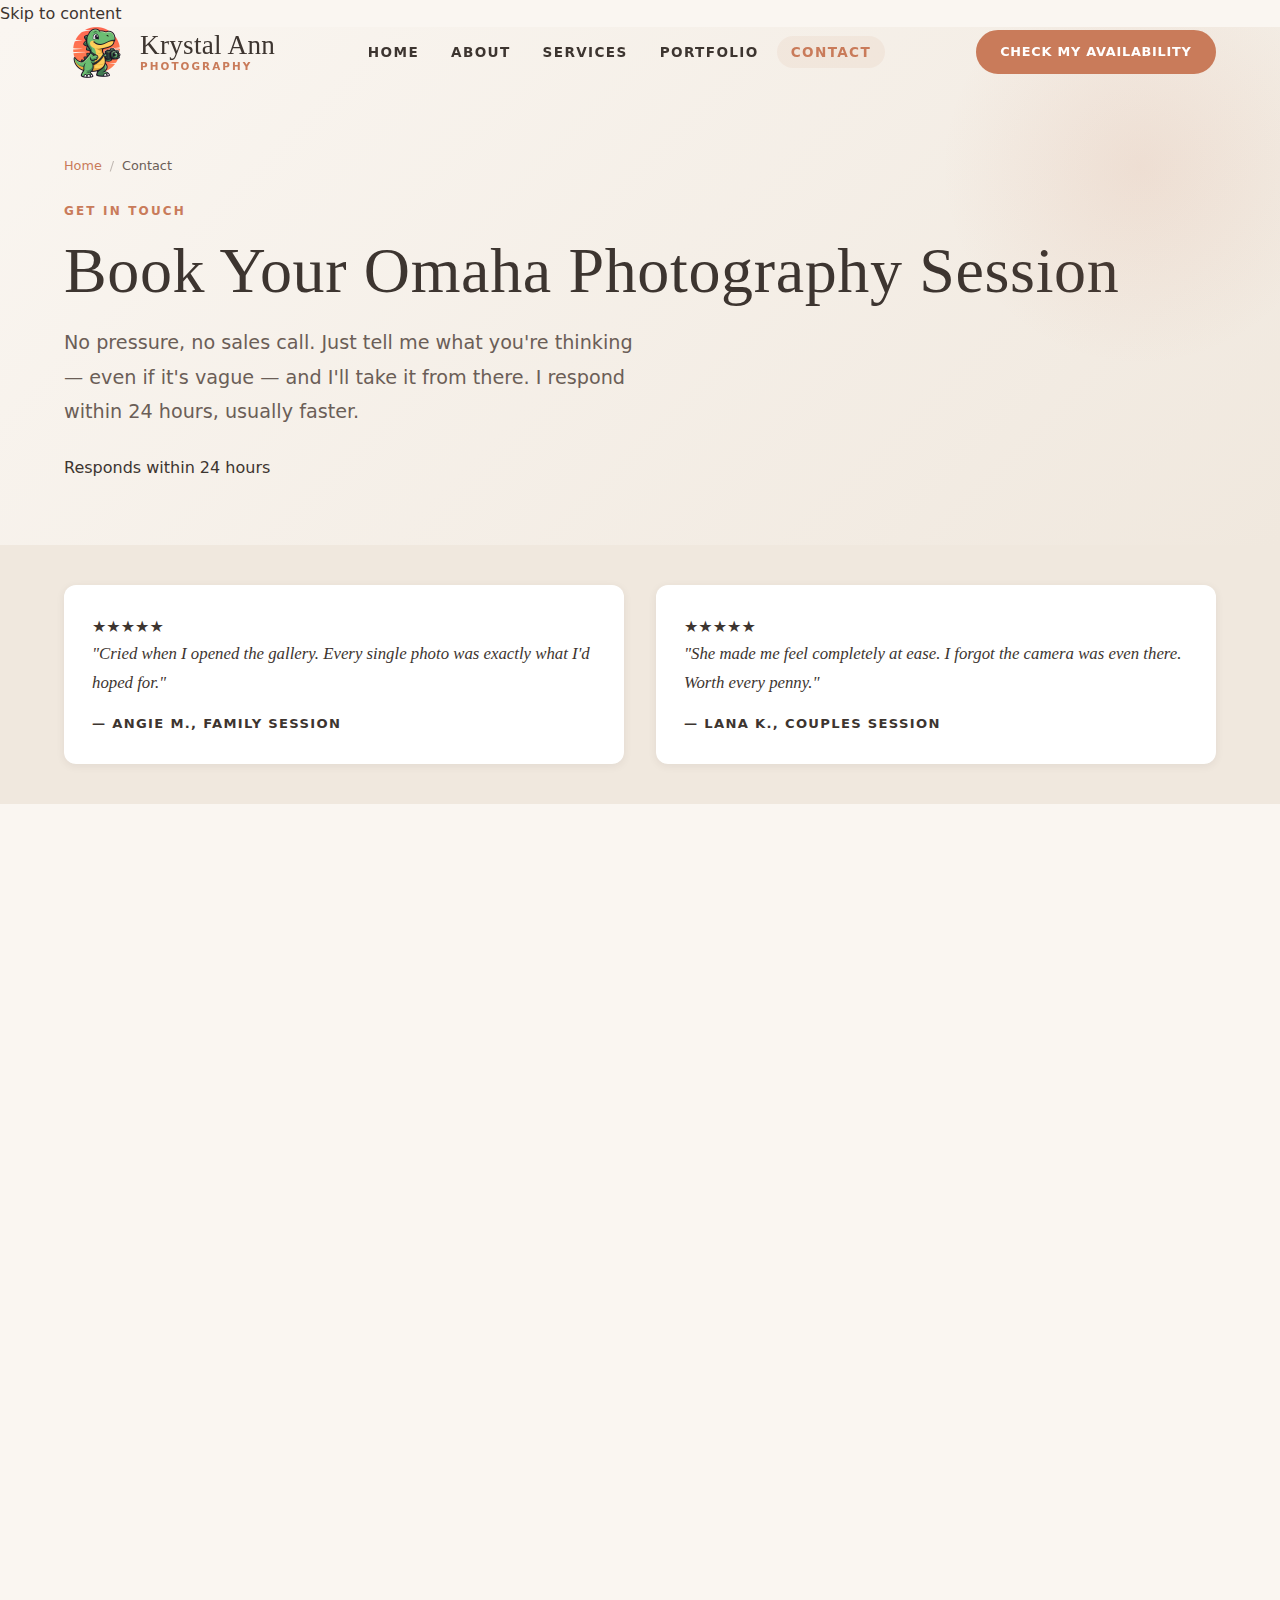
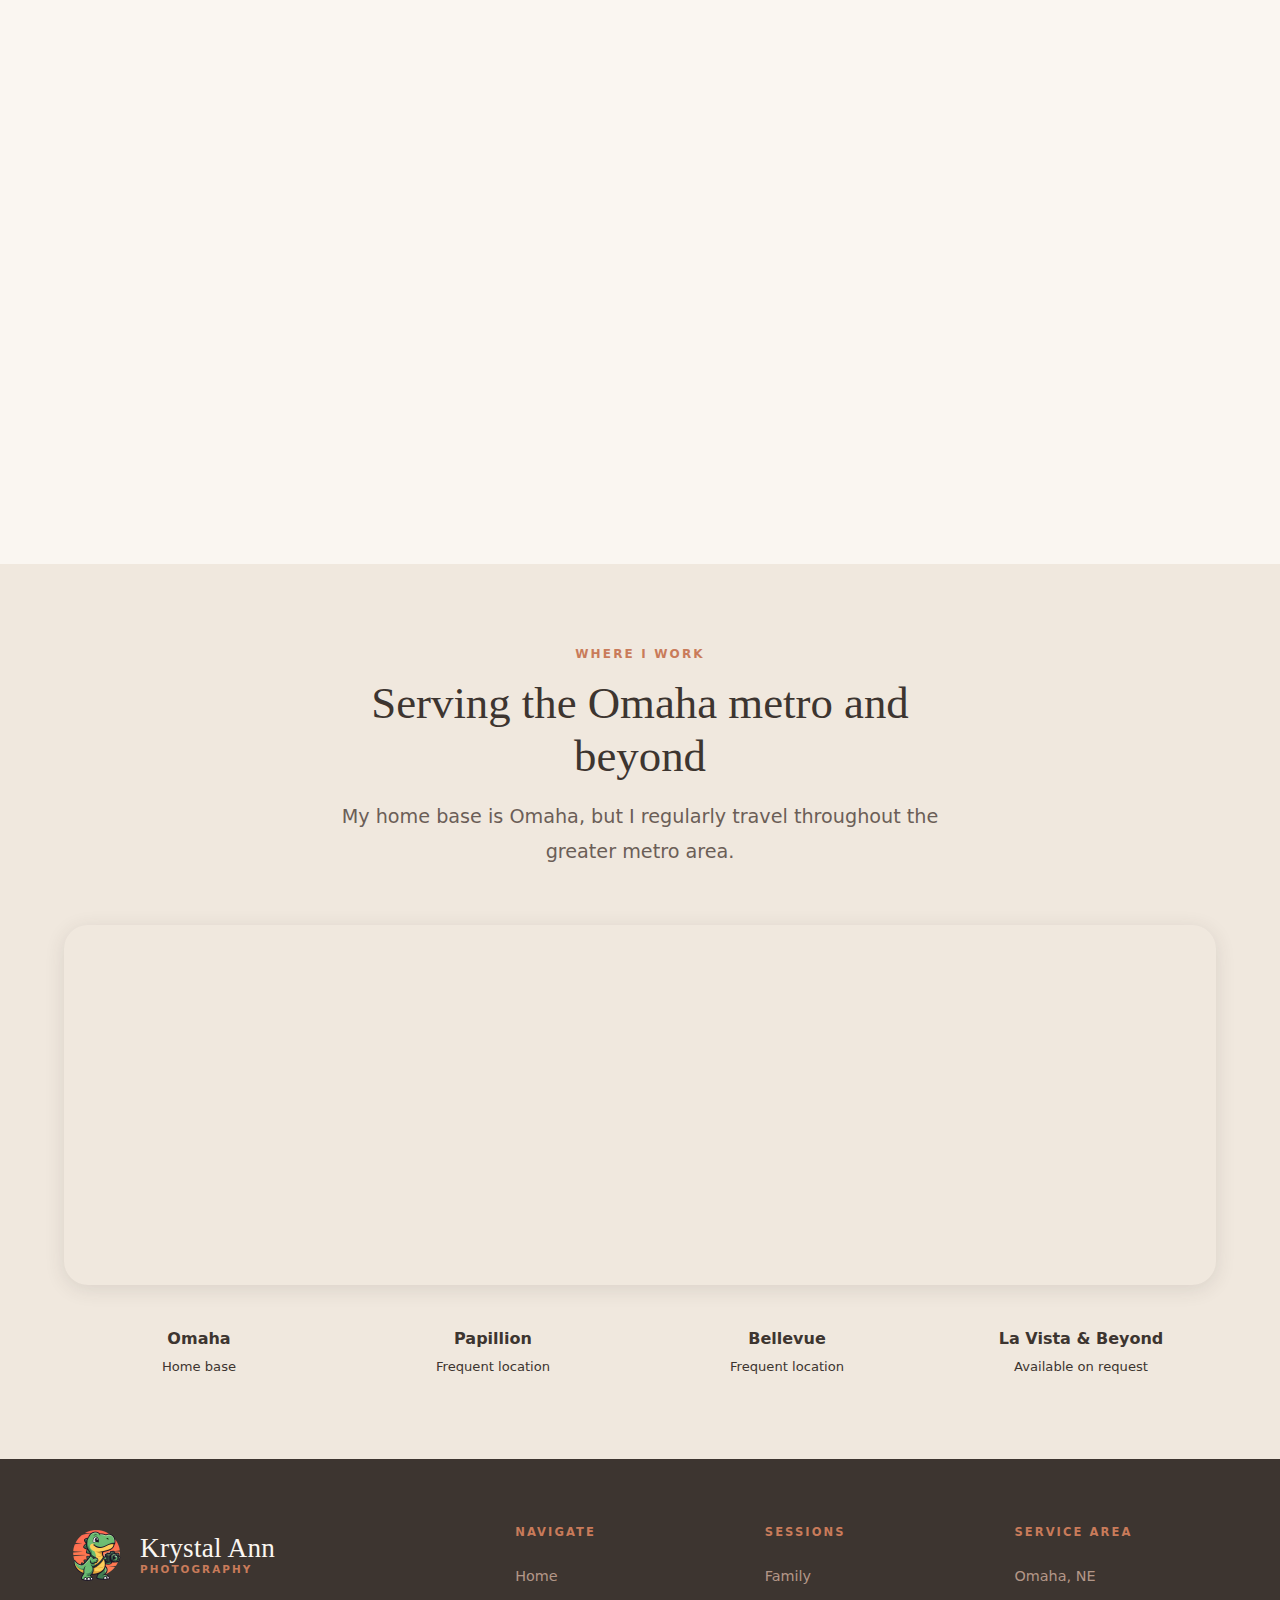
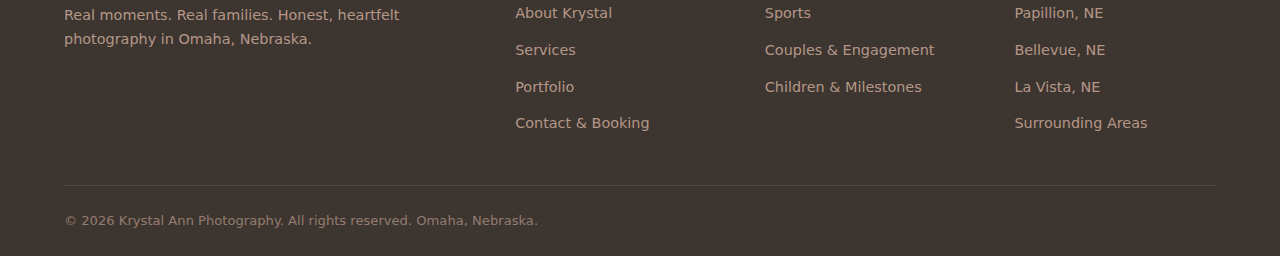
<file: contact.html>
<!DOCTYPE html>
<html lang="en">
<head>
  <meta charset="UTF-8" />
  <meta name="viewport" content="width=device-width, initial-scale=1.0" />
  <title>Book a Photography Session in Omaha, NE | Krystal Ann Photography</title>
  <meta name="description" content="Ready to book? Reach out to Krystal Ann Photography in Omaha. Family, sports, couples & children's sessions. No pressure — I'll respond within 24 hours." />
  <link rel="canonical" href="https://krystalannphotography.com/contact.html" />

  <!-- Open Graph -->
  <meta property="og:type" content="website" />
  <meta property="og:url" content="https://krystalannphotography.com/contact.html" />
  <meta property="og:title" content="Book a Photography Session in Omaha, NE | Krystal Ann Photography" />
  <meta property="og:description" content="Ready to book? Reach out to Krystal Ann Photography in Omaha. Family, sports, couples & children's sessions. No pressure — I'll respond within 24 hours." />
  <meta property="og:image" content="https://krystalannphotography.com/images/og-image.jpg" />
  <meta name="twitter:card" content="summary_large_image" />

  <link rel="preconnect" href="https://fonts.googleapis.com" />
  <link rel="preconnect" href="https://fonts.gstatic.com" crossorigin />
  <link rel="preload" href="https://fonts.googleapis.com/css2?family=Playfair+Display:ital,wght@0,400;0,700;0,900;1,400;1,700&family=Pinyon+Script&family=DM+Sans:wght@300;400;500;600&display=swap" as="style" onload="this.onload=null;this.rel='stylesheet'" />
  <noscript><link href="https://fonts.googleapis.com/css2?family=Playfair+Display:ital,wght@0,400;0,700;0,900;1,400;1,700&family=Pinyon+Script&family=DM+Sans:wght@300;400;500;600&display=swap" rel="stylesheet" /></noscript>
  <link rel="stylesheet" href="css/style.css" />

  <!-- Structured Data -->
  <script type="application/ld+json">
  {
    "@context": "https://schema.org",
    "@graph": [
      {
        "@type": ["LocalBusiness", "Photographer"],
        "@id": "https://krystalannphotography.com/#business",
        "name": "Krystal Ann Photography",
        "url": "https://krystalannphotography.com",
        "description": "Natural-light photography for families, sports, couples, and children's milestones in Omaha, Nebraska.",
        "address": {"@type": "PostalAddress", "addressLocality": "Omaha", "addressRegion": "NE", "addressCountry": "US"},
        "areaServed": [{"@type": "City", "name": "Omaha"}, {"@type": "City", "name": "Papillion"}, {"@type": "City", "name": "Bellevue"}, {"@type": "City", "name": "La Vista"}, {"@type": "City", "name": "Gretna"}],
        "priceRange": "$$"
      },
      {
        "@type": "BreadcrumbList",
        "itemListElement": [
          {"@type": "ListItem", "position": 1, "name": "Home", "item": "https://krystalannphotography.com/"},
          {"@type": "ListItem", "position": 2, "name": "Contact", "item": "https://krystalannphotography.com/contact.html"}
        ]
      },
      {
        "@type": "FAQPage",
        "mainEntity": [
          {"@type": "Question", "name": "How quickly do you respond to inquiries?", "acceptedAnswer": {"@type": "Answer", "text": "I reply within 24 hours, usually faster."}},
          {"@type": "Question", "name": "What areas do you serve?", "acceptedAnswer": {"@type": "Answer", "text": "I'm based in Omaha and regularly photograph throughout Omaha, Papillion, Bellevue, La Vista, Gretna, and surrounding Nebraska communities."}}
        ]
      }
    ]
  }
  </script>
</head>
<body>

<a href="#main-content" class="skip-link">Skip to content</a>
<div class="scroll-progress" id="scrollProgress" aria-hidden="true"></div>

<!-- NAVIGATION -->
<nav class="nav" role="navigation" aria-label="Main navigation">
  <div class="nav__inner">
    <a href="index.html" class="logo" aria-label="Krystal Ann Photography — Home">
      <div class="logo__mark">
        <img src="images/logo.png" alt="Krystal Ann Photography logo" style="width:100%;height:100%;object-fit:contain;" />
      </div>
      <div class="logo__text">
        <span class="logo__name">Krystal Ann</span>
        <span class="logo__sub">Photography</span>
      </div>
    </a>
    <ul class="nav__links" role="list">
      <li><a href="index.html"     class="nav__link">Home</a></li>
      <li><a href="about.html"     class="nav__link">About</a></li>
      <li><a href="services.html"  class="nav__link">Services</a></li>
      <li><a href="portfolio.html" class="nav__link">Portfolio</a></li>
      <li><a href="contact.html"   class="nav__link active">Contact</a></li>
    </ul>
    <a href="contact.html" class="btn btn-primary btn-sm nav__cta">Check My Availability</a>
    <button class="nav__toggle" aria-label="Toggle mobile menu" aria-expanded="false">
      <span></span><span></span><span></span>
    </button>
  </div>
</nav>

<div class="nav__mobile" role="dialog" aria-label="Mobile navigation">
  <ul role="list">
    <li><a href="index.html"     class="nav__link">Home</a></li>
    <li><a href="about.html"     class="nav__link">About</a></li>
    <li><a href="services.html"  class="nav__link">Services</a></li>
    <li><a href="portfolio.html" class="nav__link">Portfolio</a></li>
    <li><a href="contact.html"   class="nav__link">Contact</a></li>
  </ul>
  <a href="contact.html" class="btn btn-primary">Check My Availability</a>
</div>


<main id="main-content">

<!-- PAGE HERO -->
<section class="page-hero">
  <div class="container">
    <nav class="breadcrumb" aria-label="Breadcrumb">
      <a href="index.html">Home</a>
      <span class="breadcrumb__sep" aria-hidden="true">/</span>
      <span>Contact</span>
    </nav>
    <span class="section-label">Get in Touch</span>
    <h1>Book Your Omaha Photography Session</h1>
    <p class="lead" style="max-width:580px; margin-top:1rem;">No pressure, no sales call. Just tell me what you're thinking — even if it's vague — and I'll take it from there. I respond within 24 hours, usually faster.</p>
    <div style="margin-top:1.5rem;">
      <span class="response-badge">
        <span class="response-badge__dot"></span>
        Responds within 24 hours
      </span>
    </div>
  </div>
</section>


<!-- TESTIMONIALS STRIP -->
<section class="section--alt" style="padding: 2.5rem 0;">
  <div class="container">
    <div class="grid-2" style="gap:2rem; align-items:start;">
      <div style="background:var(--white); border-radius:var(--radius-md); padding:1.75rem; box-shadow:var(--shadow-sm);">
        <div class="testimonial-stars">&#9733;&#9733;&#9733;&#9733;&#9733;</div>
        <p style="font-family:var(--font-display); font-style:italic; font-size:1.05rem; color:var(--ink); margin-bottom:1rem;">"Cried when I opened the gallery. Every single photo was exactly what I'd hoped for."</p>
        <p style="font-size:0.82rem; font-weight:700; letter-spacing:0.1em; text-transform:uppercase; color:var(--dust); margin:0;">— Angie M., Family Session</p>
      </div>
      <div style="background:var(--white); border-radius:var(--radius-md); padding:1.75rem; box-shadow:var(--shadow-sm);">
        <div class="testimonial-stars">&#9733;&#9733;&#9733;&#9733;&#9733;</div>
        <p style="font-family:var(--font-display); font-style:italic; font-size:1.05rem; color:var(--ink); margin-bottom:1rem;">"She made me feel completely at ease. I forgot the camera was even there. Worth every penny."</p>
        <p style="font-size:0.82rem; font-weight:700; letter-spacing:0.1em; text-transform:uppercase; color:var(--dust); margin:0;">— Lana K., Couples Session</p>
      </div>
    </div>
  </div>
</section>


<!-- CONTACT SECTION -->
<section class="section">
  <div class="container">
    <div class="contact-grid">

      <!-- LEFT: Info -->
      <div class="fade-in">
        <span class="section-label">The Details</span>
        <h3>Based in Omaha,<br>serving the whole metro.</h3>
        <p style="margin-top: 0.75rem; margin-bottom: 2rem;">
          I photograph families, sports, couples, and children's milestones throughout Omaha and surrounding Nebraska communities. Not sure if I cover your area? Just ask.
        </p>

        <div class="contact-info__item">
          <div class="contact-info__icon">
            <svg width="20" height="20" fill="none" stroke="currentColor" stroke-width="2" viewBox="0 0 24 24" aria-hidden="true"><path d="M12 22s-8-4.5-8-11.8A8 8 0 0 1 12 2a8 8 0 0 1 8 8.2c0 7.3-8 11.8-8 11.8z"/><circle cx="12" cy="10" r="3"/></svg>
          </div>
          <div class="contact-info__text">
            <strong>Service Area</strong>
            <span>Omaha, Papillion, Bellevue, La Vista, and surrounding Nebraska communities</span>
          </div>
        </div>

        <div class="contact-info__item">
          <div class="contact-info__icon">
            <svg width="20" height="20" fill="none" stroke="currentColor" stroke-width="2" viewBox="0 0 24 24" aria-hidden="true"><path d="M4 4h16c1.1 0 2 .9 2 2v12c0 1.1-.9 2-2 2H4c-1.1 0-2-.9-2-2V6c0-1.1.9-2 2-2z"/><polyline points="22,6 12,13 2,6"/></svg>
          </div>
          <div class="contact-info__text">
            <strong>Email</strong>
            <span>hello@krystalannphotography.com</span>
          </div>
        </div>

        <div class="contact-info__item">
          <div class="contact-info__icon">
            <svg width="20" height="20" fill="none" stroke="currentColor" stroke-width="2" viewBox="0 0 24 24" aria-hidden="true"><rect x="3" y="3" width="18" height="18" rx="2"/><circle cx="12" cy="12" r="4"/><line x1="16.5" y1="7.5" x2="16.5" y2="7.5" stroke-linecap="round" stroke-width="2.5"/></svg>
          </div>
          <div class="contact-info__text">
            <strong>Instagram</strong>
            <span>@krystalannphoto</span>
          </div>
        </div>

        <div class="contact-info__item">
          <div class="contact-info__icon">
            <svg width="20" height="20" fill="none" stroke="currentColor" stroke-width="2" viewBox="0 0 24 24" aria-hidden="true"><circle cx="12" cy="12" r="10"/><polyline points="12 6 12 12 16 14"/></svg>
          </div>
          <div class="contact-info__text">
            <strong>Response Time</strong>
            <span>I reply within 24 hours, usually faster.</span>
          </div>
        </div>

        <!-- What to expect -->
        <div style="
          background-color: var(--cream-mid);
          border-radius: var(--radius-md);
          padding: 1.5rem;
          margin-top: 2rem;
        ">
          <h4 style="font-size:0.95rem; margin-bottom:0.75rem;">What happens after you reach out?</h4>
          <ul style="display: flex; flex-direction: column; gap: 0.6rem;">
            <li style="display:flex; gap:0.6rem; align-items:flex-start; font-size:0.85rem; color:var(--dust);">
              <svg width="16" height="16" style="flex-shrink:0; margin-top:2px;" fill="none" stroke="var(--terra)" stroke-width="2.5" viewBox="0 0 24 24" aria-hidden="true"><polyline points="20 6 9 17 4 12"/></svg>
              I'll read your message and get back to you within 24 hours.
            </li>
            <li style="display:flex; gap:0.6rem; align-items:flex-start; font-size:0.85rem; color:var(--dust);">
              <svg width="16" height="16" style="flex-shrink:0; margin-top:2px;" fill="none" stroke="var(--terra)" stroke-width="2.5" viewBox="0 0 24 24" aria-hidden="true"><polyline points="20 6 9 17 4 12"/></svg>
              We'll chat about your vision, pick a date, and find the perfect location.
            </li>
            <li style="display:flex; gap:0.6rem; align-items:flex-start; font-size:0.85rem; color:var(--dust);">
              <svg width="16" height="16" style="flex-shrink:0; margin-top:2px;" fill="none" stroke="var(--terra)" stroke-width="2.5" viewBox="0 0 24 24" aria-hidden="true"><polyline points="20 6 9 17 4 12"/></svg>
              A retainer secures your date. Then we prep and shoot!
            </li>
          </ul>
        </div>
      </div>

      <!-- RIGHT: Form -->
      <div class="fade-in fade-in-delay-1">
        <div class="contact-form" id="contactFormWrapper">
          <h3 style="margin-bottom: 0.5rem; font-size: 1.5rem;">Send a Message</h3>
          <p style="font-size: 0.88rem; margin-bottom: 2rem;">Tell me about your session idea. There's no such thing as too much detail.</p>

          <form id="contactForm" action="https://formspree.io/f/mqeykvdv" method="POST" novalidate>

            <!-- Row: Name + Email -->
            <div class="form-row">
              <div class="form-group">
                <label for="name">Full Name <span style="color:var(--terra)">*</span></label>
                <input type="text" id="name" name="name" placeholder="Your name" required autocomplete="name" />
              </div>
              <div class="form-group">
                <label for="email">Email Address <span style="color:var(--terra)">*</span></label>
                <input type="email" id="email" name="email" placeholder="you@example.com" required autocomplete="email" />
              </div>
            </div>

            <!-- Phone -->
            <div class="form-group">
              <label for="phone">Phone Number</label>
              <input type="tel" id="phone" name="phone" placeholder="(402) 555-0100" autocomplete="tel" />
            </div>

            <!-- Session Type: pill picker -->
            <div class="form-group">
              <label>Session Type <span style="color:var(--terra)">*</span></label>
              <div class="session-picker" role="group" aria-label="Session type" data-session-picker="true">
                <label class="session-opt">
                  <input type="radio" name="sessionType" value="family" />
                  <span>Family</span>
                </label>
                <label class="session-opt">
                  <input type="radio" name="sessionType" value="sports" />
                  <span>Sports / Athlete</span>
                </label>
                <label class="session-opt">
                  <input type="radio" name="sessionType" value="couples" />
                  <span>Couples &amp; Engagement</span>
                </label>
                <label class="session-opt">
                  <input type="radio" name="sessionType" value="children" />
                  <span>Children &amp; Milestones</span>
                </label>
                <label class="session-opt">
                  <input type="radio" name="sessionType" value="other" />
                  <span>Not Sure Yet</span>
                </label>
              </div>
            </div>

            <!-- Preferred Date -->
            <div class="form-group">
              <label for="preferredDate">Preferred Timeframe</label>
              <input type="text" id="preferredDate" name="preferredDate" placeholder="e.g., Summer 2026, Anytime in June, ASAP" />
            </div>

            <!-- Message -->
            <div class="form-group">
              <label for="message">Tell Me More <span style="color:var(--terra)">*</span></label>
              <textarea id="message" name="message" placeholder="Who's being photographed? Any ideas for location or style? Anything I should know? The more you share, the better I can prepare." required></textarea>
            </div>

            <!-- How did you hear -->
            <div class="form-group">
              <label for="referral">How did you find me? <span style="font-weight:400; text-transform:none; letter-spacing:0;">(optional)</span></label>
              <select id="referral" name="referral">
                <option value="" disabled selected>Select one…</option>
                <option value="instagram">Instagram</option>
                <option value="facebook">Facebook</option>
                <option value="google">Google Search</option>
                <option value="referral">Friend or Family Referral</option>
                <option value="other">Other</option>
              </select>
            </div>

            <button type="submit" class="btn btn-primary" style="width:100%; justify-content:center; margin-top:0.5rem;">
              Send My Message &rarr;
            </button>

            <p class="form-note">
              Your information stays private. I'll respond within 24 hours, usually faster.
            </p>
          </form>

          <!-- Success State -->
          <div id="formSuccess" style="
            display: none;
            text-align: center;
            padding: 3rem 1rem;
          ">
            <div style="
              width: 72px;
              height: 72px;
              background: linear-gradient(135deg, var(--terra), var(--terra-muted));
              border-radius: 50%;
              display: flex;
              align-items: center;
              justify-content: center;
              margin: 0 auto 1.5rem;
              color: white;
            ">
              <svg width="32" height="32" fill="none" stroke="currentColor" stroke-width="2.5" viewBox="0 0 24 24" aria-hidden="true"><polyline points="20 6 9 17 4 12"/></svg>
            </div>
            <h3 style="margin-bottom:0.5rem;">Message sent!</h3>
            <p style="font-family:var(--font-script); font-size:2rem; color:var(--terra); margin:0.5rem 0;">Krystal Ann</p>
            <p style="color:var(--dust); font-size:0.95rem;">
              Thank you so much for reaching out. I'll read your message and get back to you within 24 hours. I can't wait to hear more about your session!
            </p>
          </div>
        </div>
      </div>

    </div>
  </div>
</section>


<!-- SERVICE AREA MAP -->
<section class="section section--alt" id="map">
  <div class="container">
    <div class="section-header text-center reveal-up">
      <span class="section-label">Where I Work</span>
      <h2>Serving the Omaha metro and beyond</h2>
      <p class="lead">My home base is Omaha, but I regularly travel throughout the greater metro area.</p>
    </div>
    <div class="reveal-up" style="border-radius: var(--radius-lg); overflow: hidden; box-shadow: var(--shadow-md); margin-bottom:2.5rem;">
      <iframe
        src="https://www.google.com/maps/embed?pb=!1m18!1m12!1m3!1d95682.88305741936!2d-96.13385!3d41.2565369!2m3!1f0!2f0!3f0!3m2!1i1024!2i768!4f13.1!3m3!1m2!1s0x87938dc8b50cfced%3A0x46424d4fae37b604!2sOmaha%2C%20NE!5e0!3m2!1sen!2sus!4v1706000000000"
        width="100%"
        height="360"
        style="display:block; border:0; filter: saturate(0.75) sepia(0.15);"
        allowfullscreen=""
        loading="lazy"
        referrerpolicy="no-referrer-when-downgrade"
        title="Krystal Ann Photography service area — Omaha, Nebraska"
      ></iframe>
    </div>
    <div class="grid-4 reveal-up" style="text-align: center;">
      <div><p style="font-weight:700; color:var(--ink); margin-bottom:0.25rem;">Omaha</p><p style="font-size:0.82rem; color:var(--dust); margin:0;">Home base</p></div>
      <div><p style="font-weight:700; color:var(--ink); margin-bottom:0.25rem;">Papillion</p><p style="font-size:0.82rem; color:var(--dust); margin:0;">Frequent location</p></div>
      <div><p style="font-weight:700; color:var(--ink); margin-bottom:0.25rem;">Bellevue</p><p style="font-size:0.82rem; color:var(--dust); margin:0;">Frequent location</p></div>
      <div><p style="font-weight:700; color:var(--ink); margin-bottom:0.25rem;">La Vista &amp; Beyond</p><p style="font-size:0.82rem; color:var(--dust); margin:0;">Available on request</p></div>
    </div>
  </div>
</section>

</main>


<!-- FOOTER -->
<footer class="footer" role="contentinfo">
  <div class="container">
    <div class="footer__grid">
      <div class="footer__brand">
        <a href="index.html" class="logo" aria-label="Krystal Ann Photography — Home">
          <div class="logo__mark">
            <img src="images/logo.png" alt="Krystal Ann Photography logo" style="width:100%;height:100%;object-fit:contain;" />
          </div>
          <div class="logo__text">
            <span class="logo__name">Krystal Ann</span>
            <span class="logo__sub">Photography</span>
          </div>
        </a>
        <p>Real moments. Real families. Honest, heartfelt photography in Omaha, Nebraska.</p>
      </div>
      <div>
        <p class="footer__title">Navigate</p>
        <ul class="footer__links" role="list">
          <li><a href="index.html">Home</a></li>
          <li><a href="about.html">About Krystal</a></li>
          <li><a href="services.html">Services</a></li>
          <li><a href="portfolio.html">Portfolio</a></li>
          <li><a href="contact.html">Contact &amp; Booking</a></li>
        </ul>
      </div>
      <div>
        <p class="footer__title">Sessions</p>
        <ul class="footer__links" role="list">
          <li><a href="services.html#family">Family</a></li>
          <li><a href="services.html#sports">Sports</a></li>
          <li><a href="services.html#couples">Couples &amp; Engagement</a></li>
          <li><a href="services.html#children">Children &amp; Milestones</a></li>
        </ul>
      </div>
      <div>
        <p class="footer__title">Service Area</p>
        <ul class="footer__links" role="list">
          <li><a href="services.html#family">Omaha, NE</a></li>
          <li><a href="services.html#family">Papillion, NE</a></li>
          <li><a href="services.html#family">Bellevue, NE</a></li>
          <li><a href="services.html#family">La Vista, NE</a></li>
          <li><a href="services.html#family">Surrounding Areas</a></li>
        </ul>
      </div>
    </div>
    <div class="footer__bottom">
      <p class="footer__copy">&copy; 2026 Krystal Ann Photography. All rights reserved. Omaha, Nebraska.</p>
    </div>
  </div>
</footer>

<script src="js/main.js" defer></script>
</body>
</html>
</file>
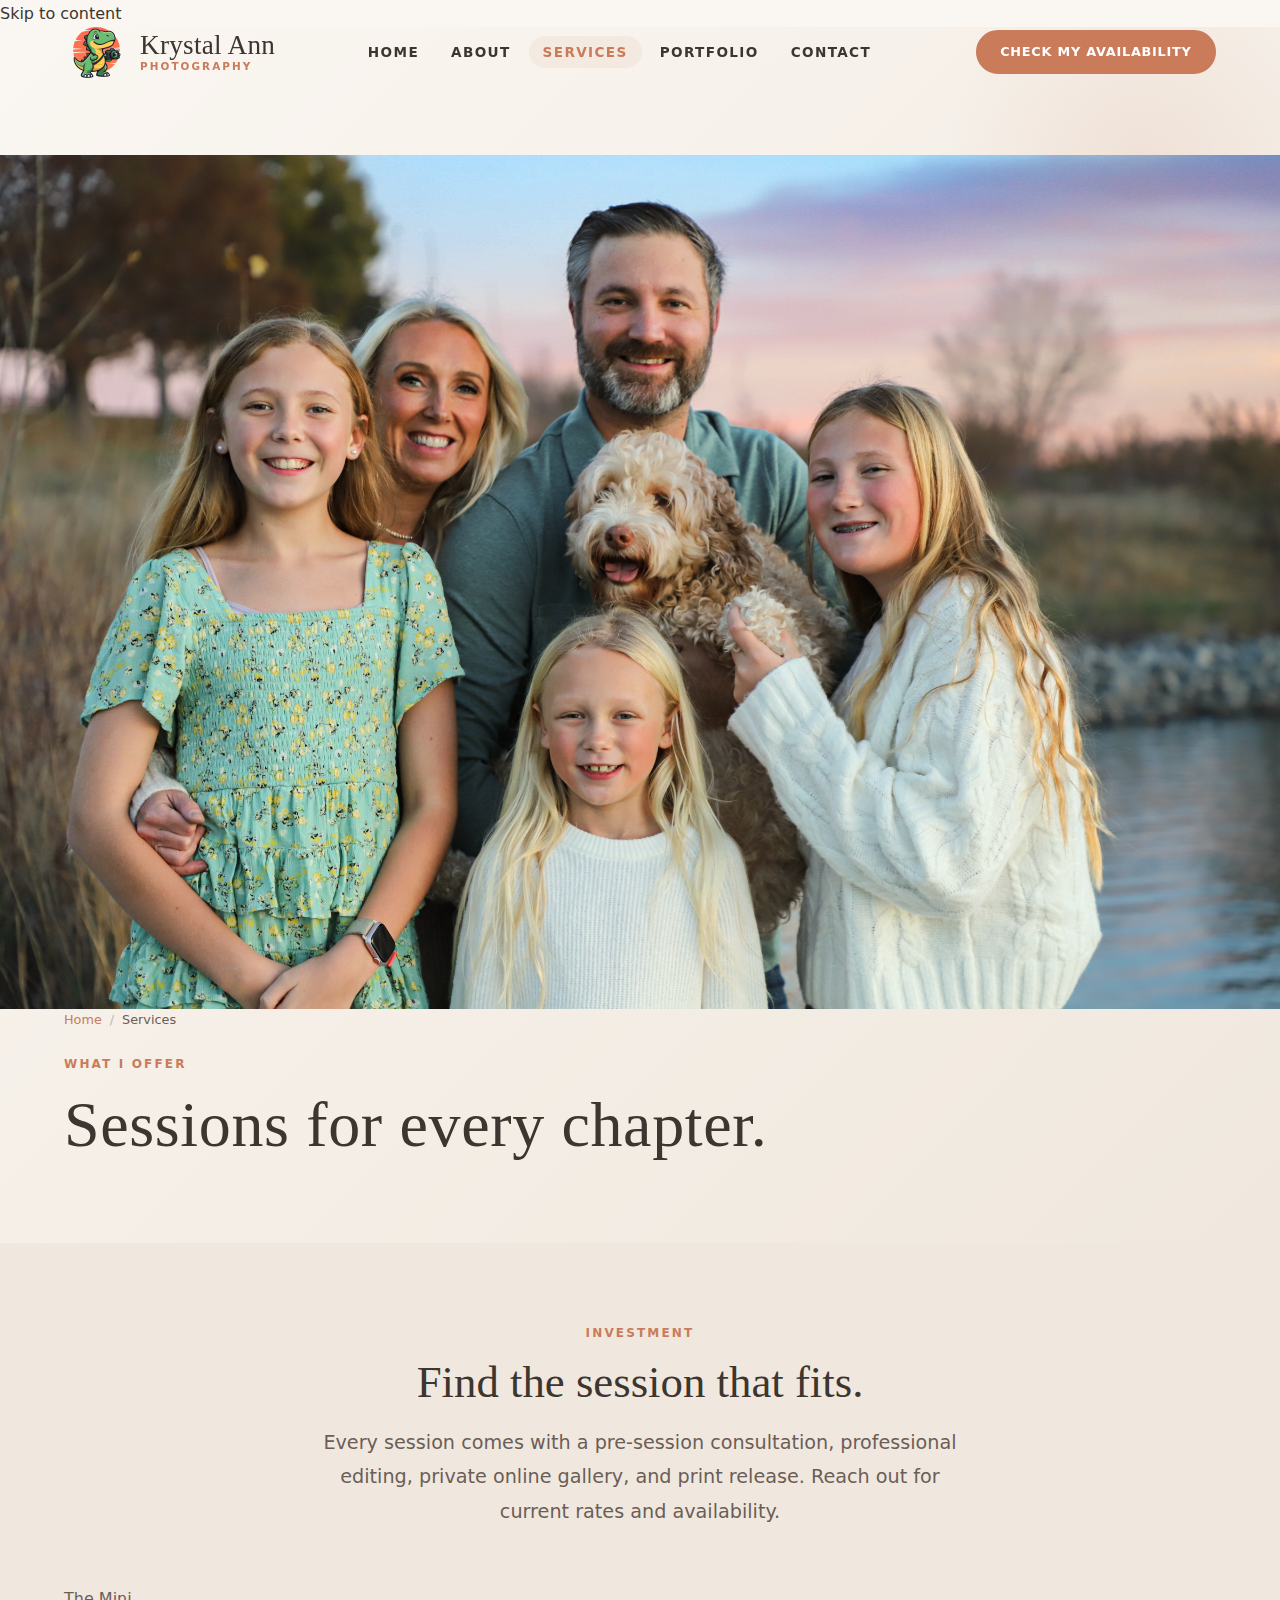
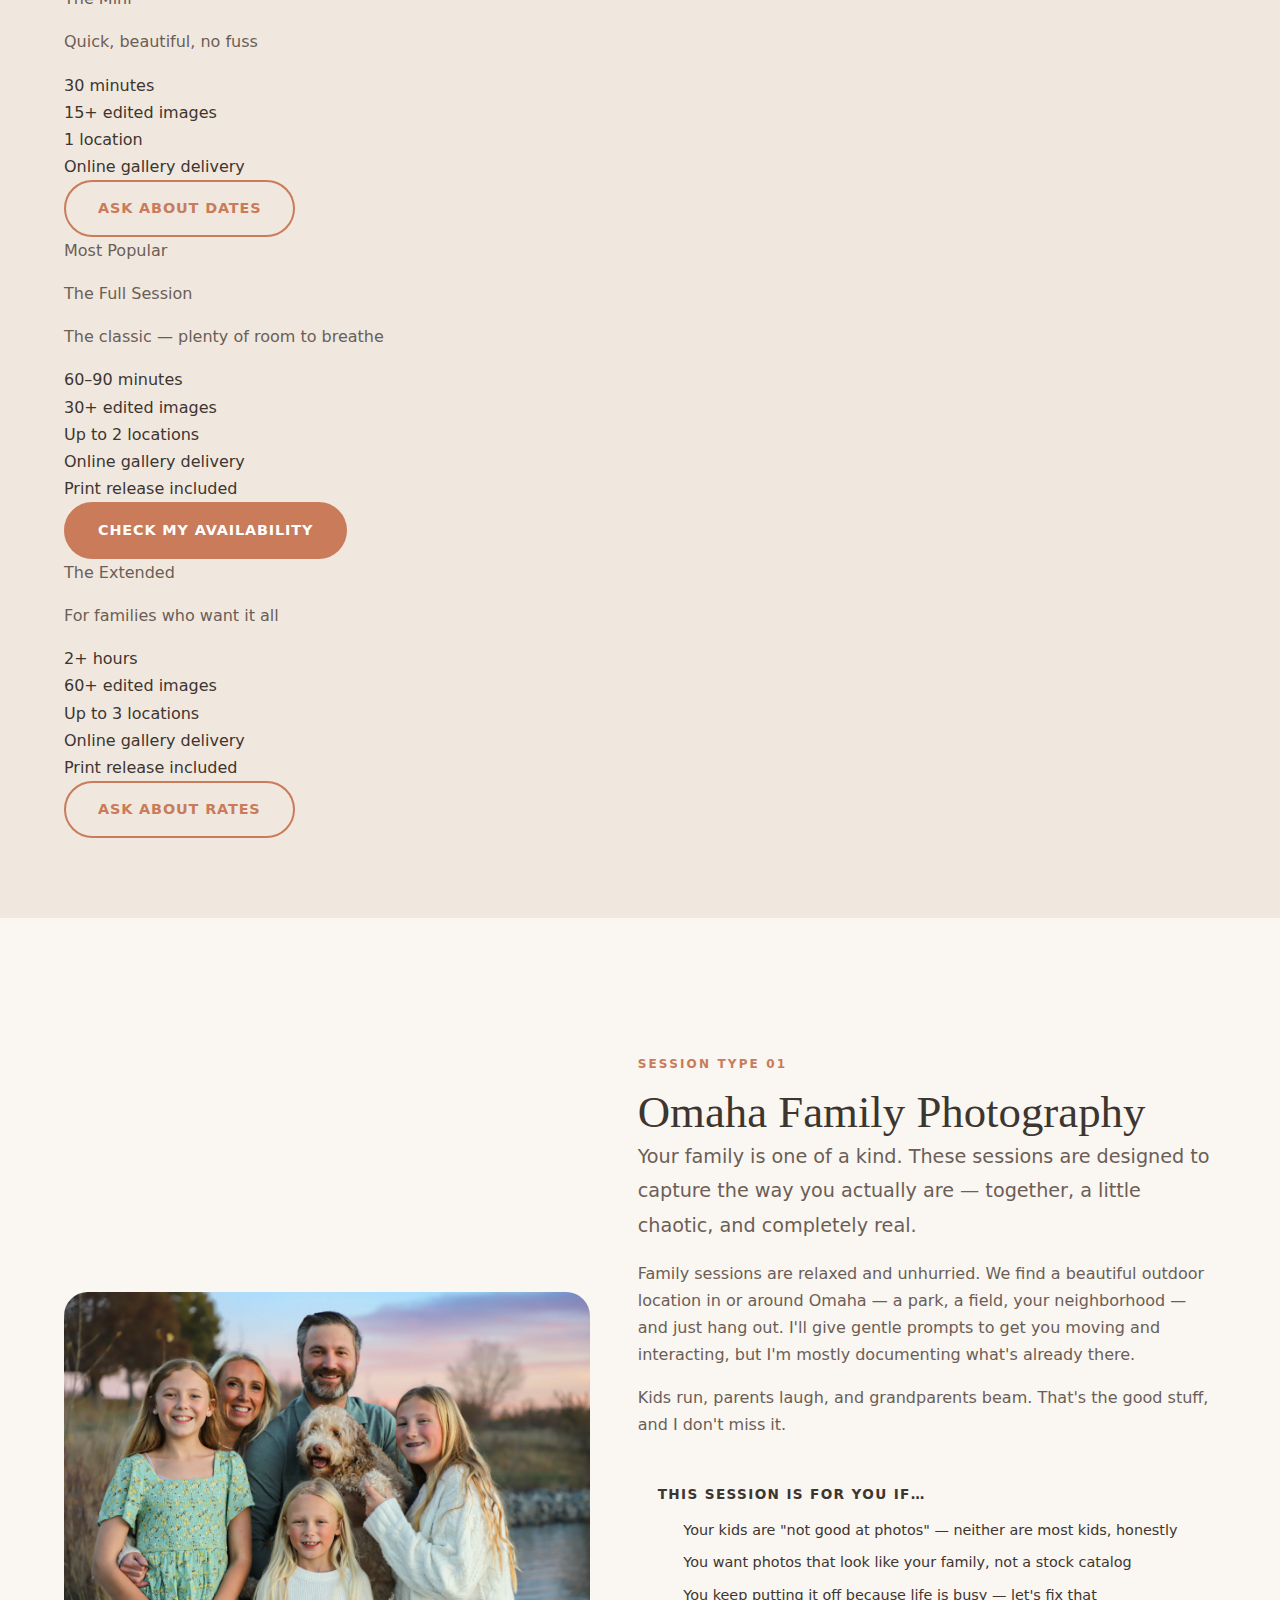
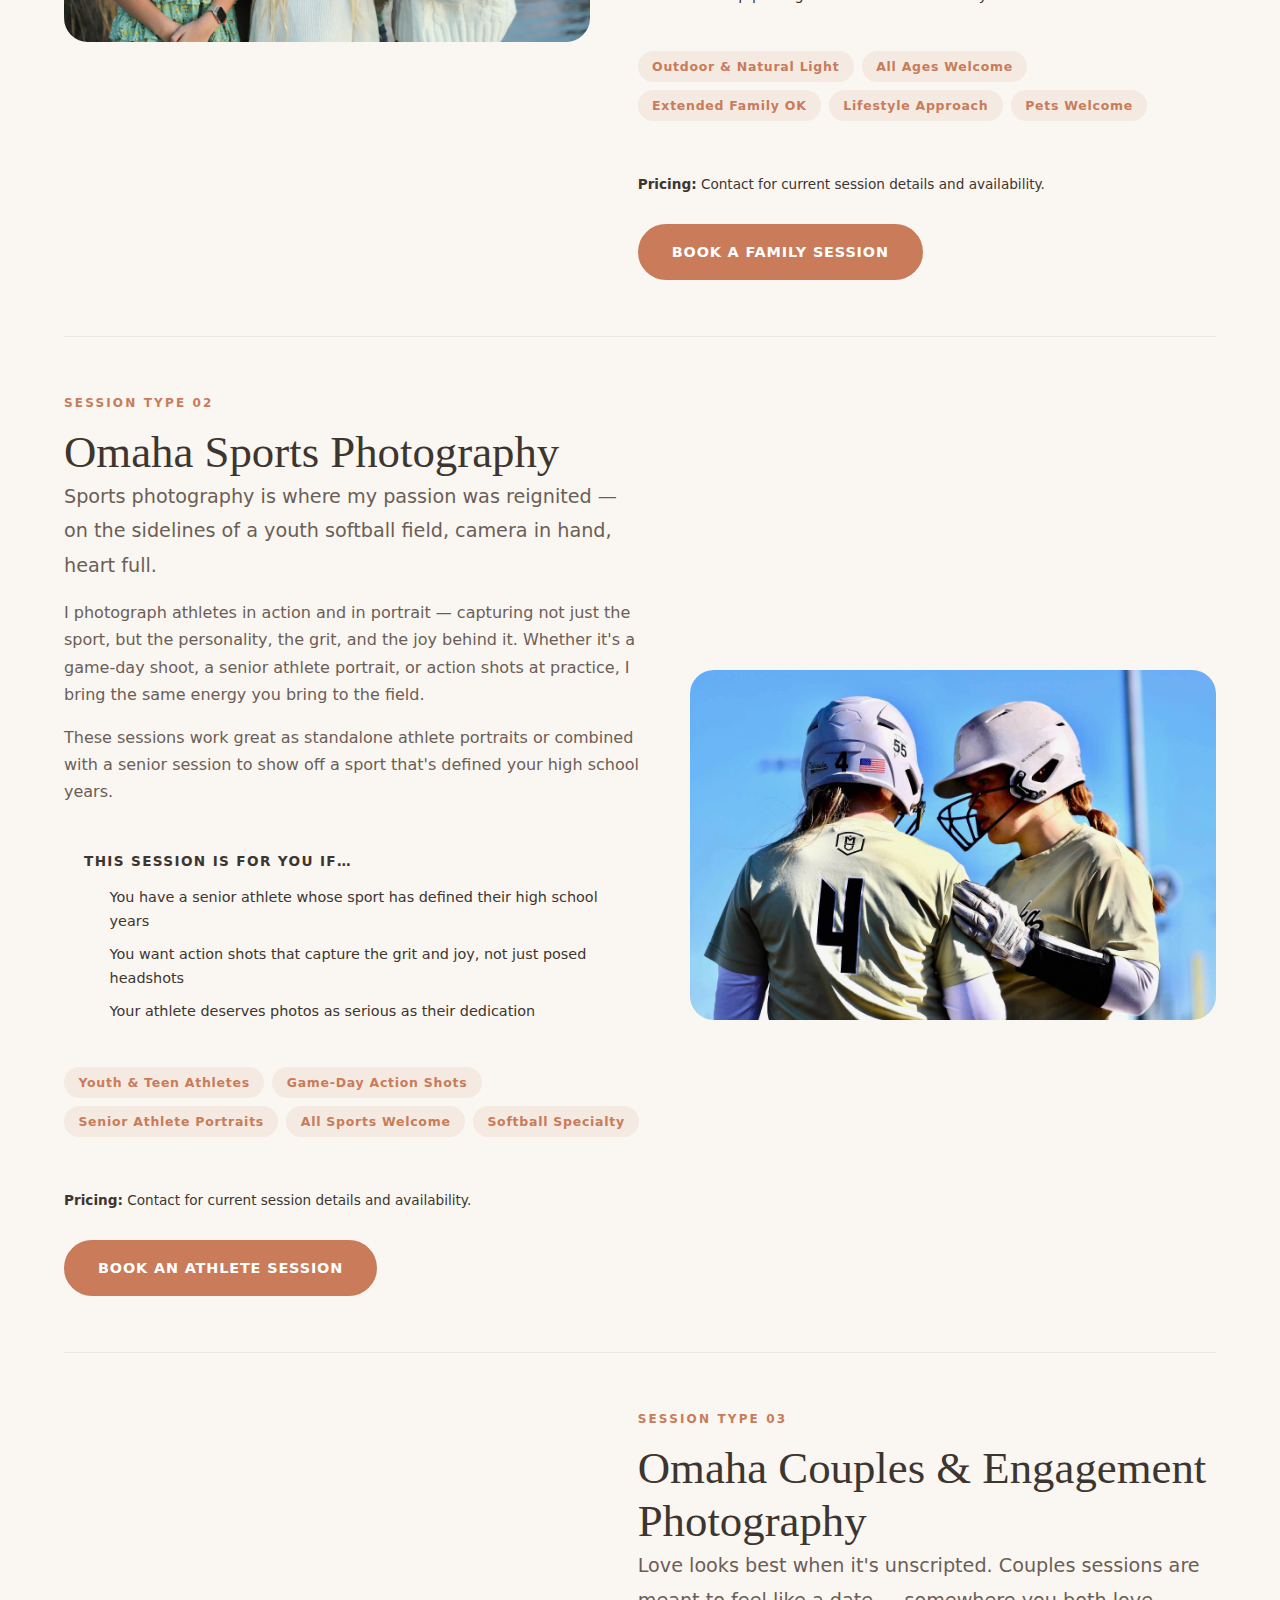
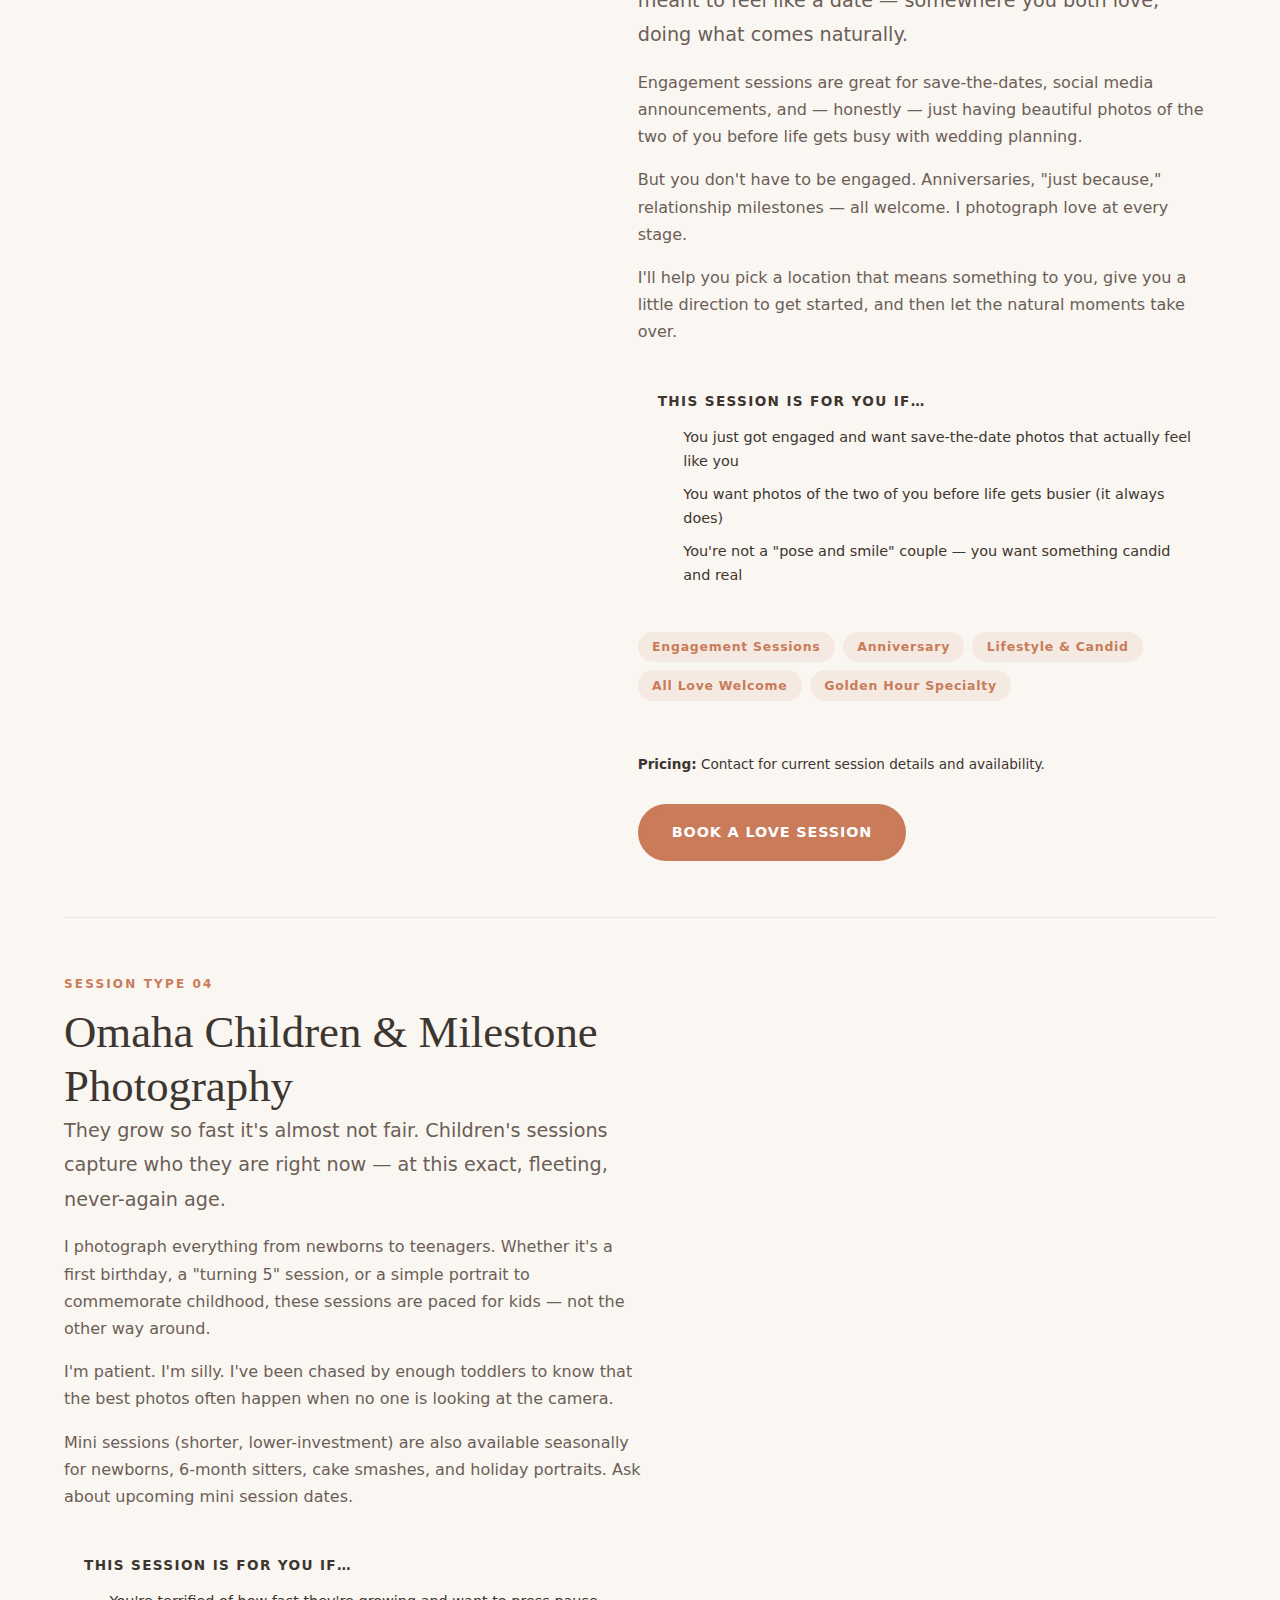
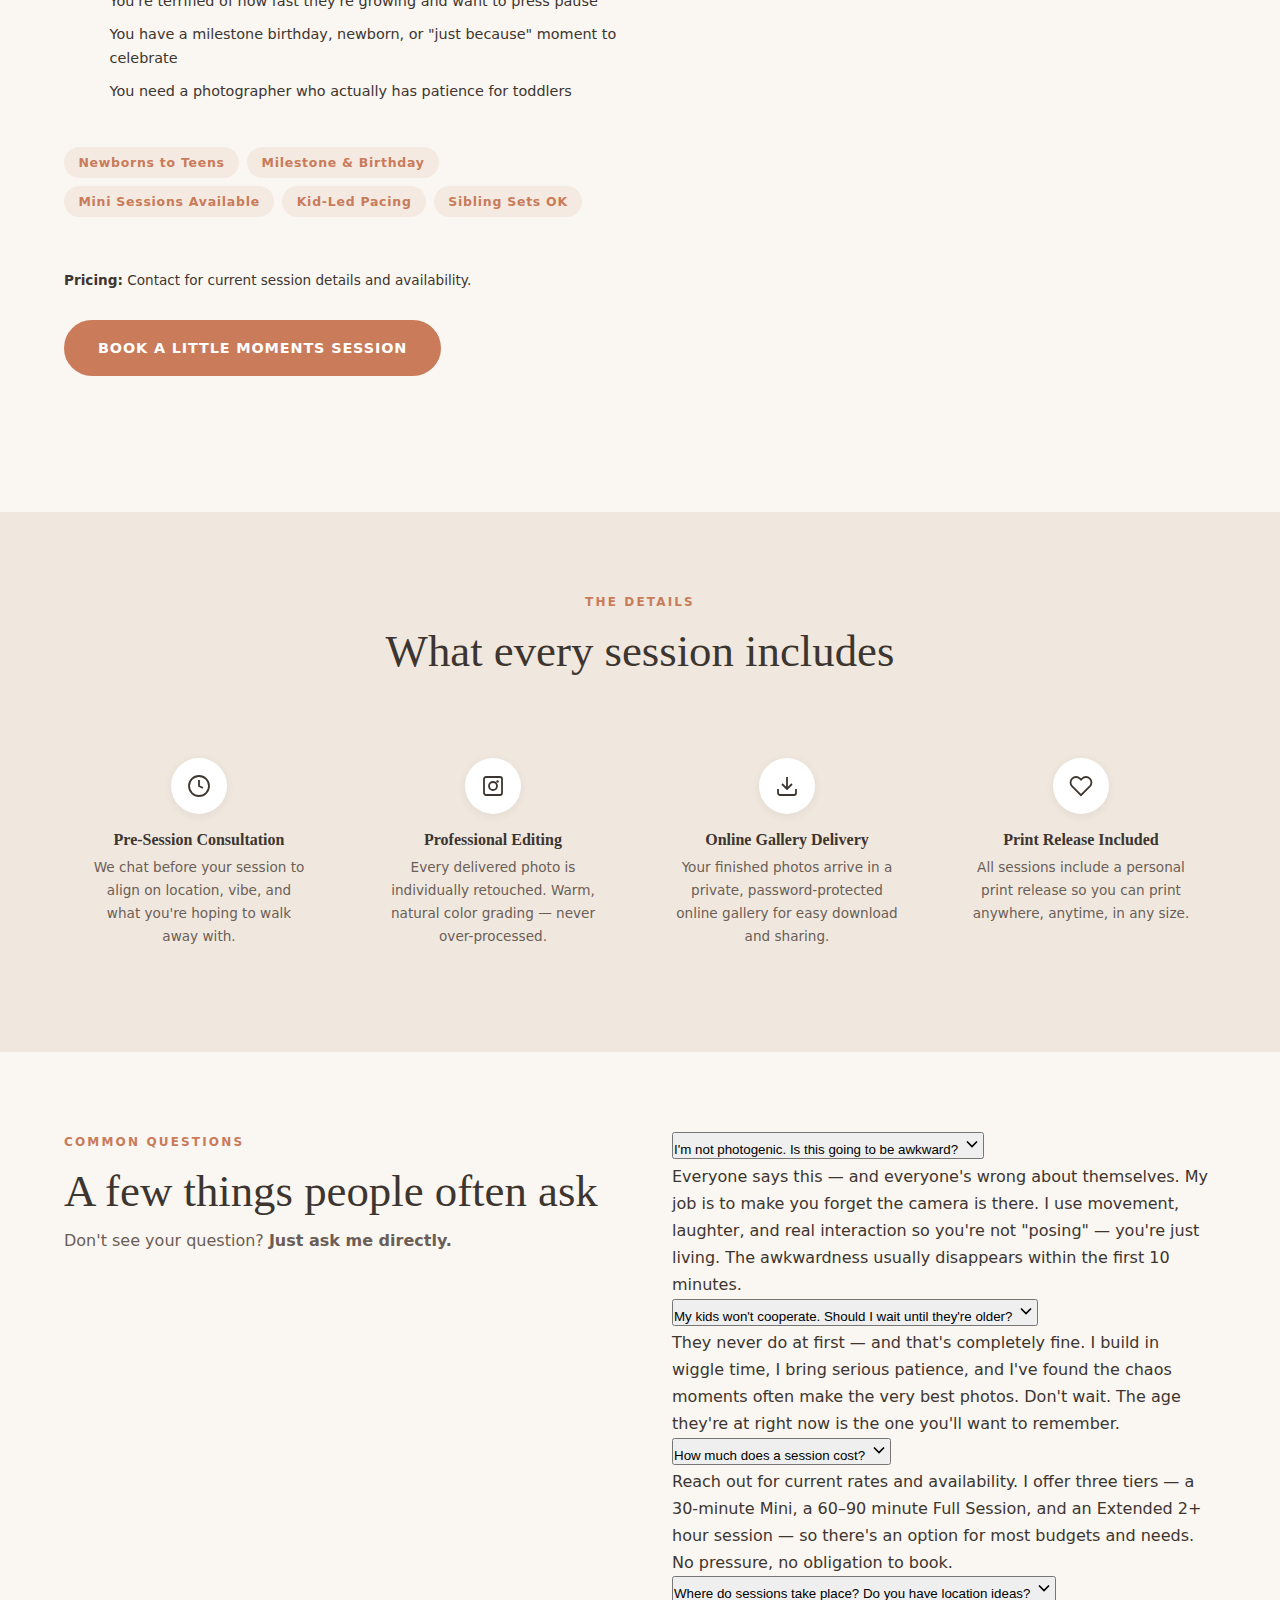
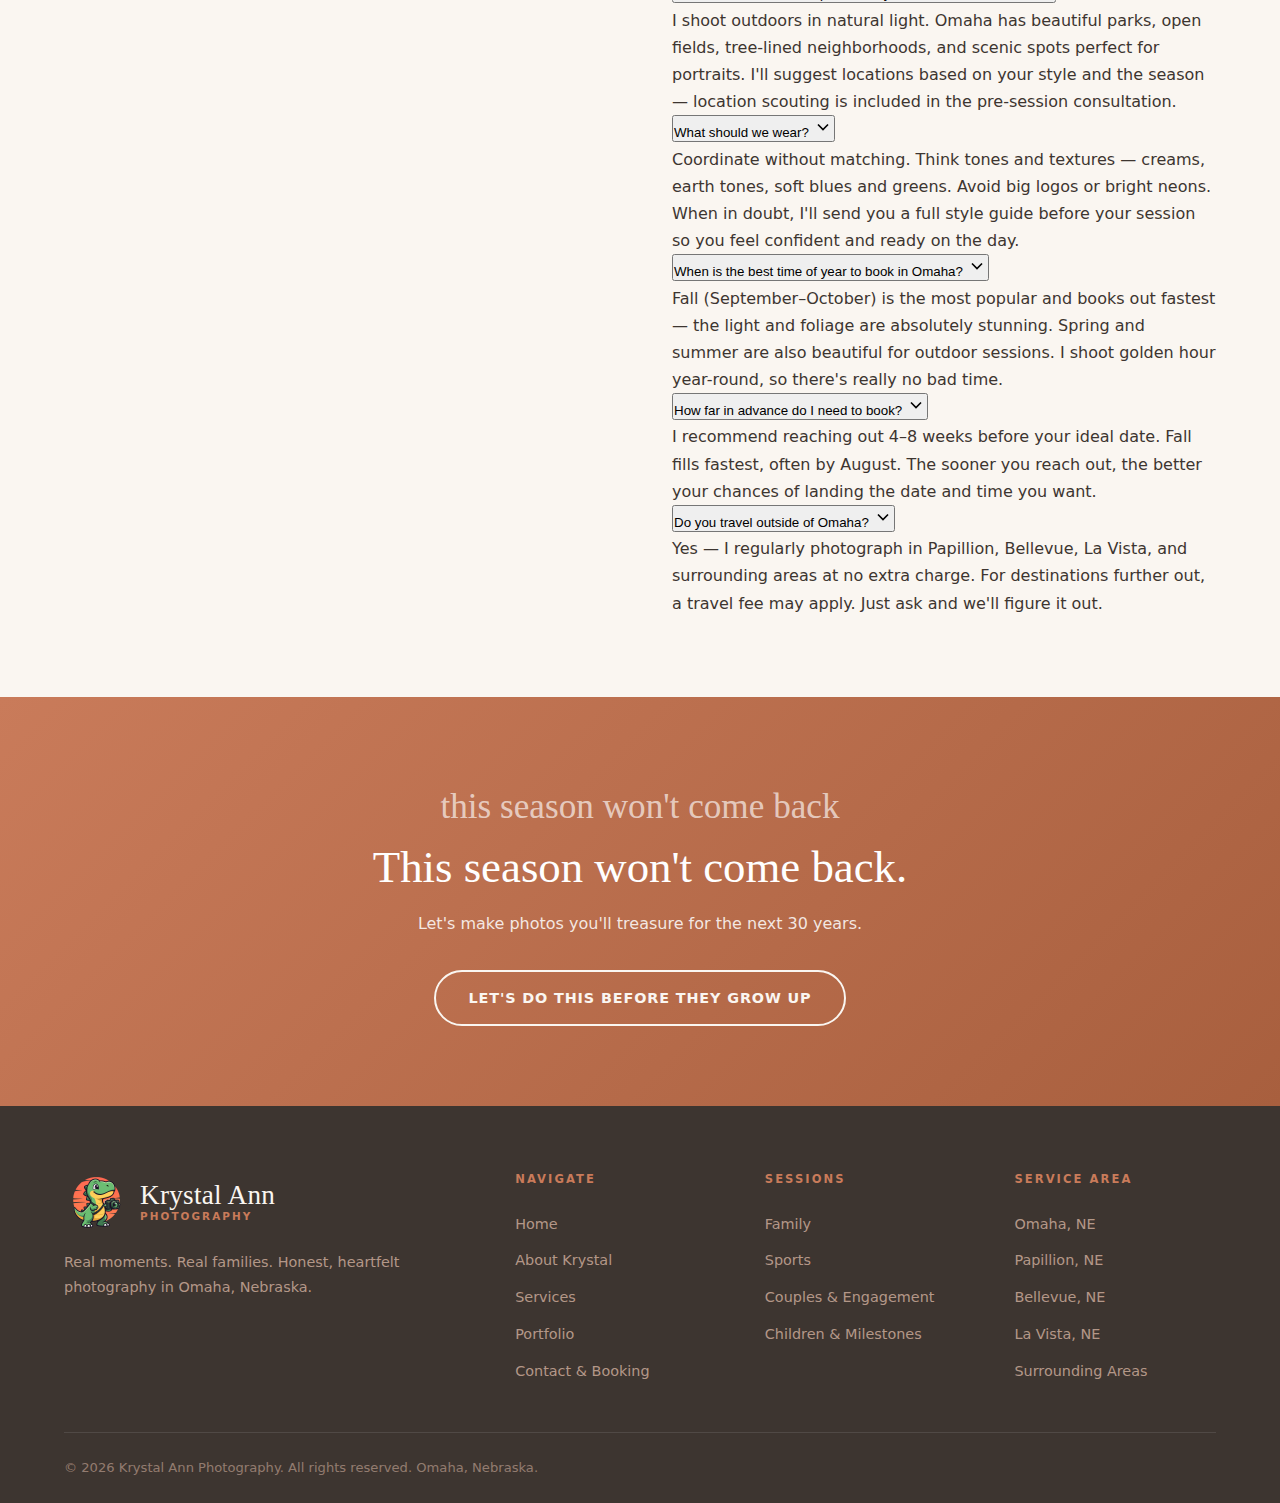
<file: services.html>
<!DOCTYPE html>
<html lang="en">
<head>
  <meta charset="UTF-8" />
  <meta name="viewport" content="width=device-width, initial-scale=1.0" />
  <title>Photography Session Packages | Omaha, NE | Krystal Ann Photography</title>
  <meta name="description" content="Family, sports, couples &amp; engagement, and children &amp; milestone photography sessions in Omaha, Nebraska. Natural light, relaxed lifestyle approach. Contact Krystal Ann for details." />
  <link rel="canonical" href="https://krystalannphotography.com/services.html" />

  <!-- Open Graph -->
  <meta property="og:title" content="Photography Session Packages | Omaha, NE | Krystal Ann Photography" />
  <meta property="og:description" content="Family, sports, couples &amp; engagement, and children &amp; milestone photography sessions in Omaha, Nebraska. Natural light, relaxed lifestyle approach." />
  <meta property="og:type" content="website" />
  <meta property="og:url" content="https://krystalannphotography.com/services.html" />
  <meta property="og:image" content="https://krystalannphotography.com/images/family 1.JPG" />

  <!-- Fonts -->
  <link rel="preconnect" href="https://fonts.googleapis.com" />
  <link rel="preconnect" href="https://fonts.gstatic.com" crossorigin />
  <link rel="preload" href="https://fonts.googleapis.com/css2?family=Playfair+Display:ital,wght@0,400;0,700;0,900;1,400;1,700&family=Pinyon+Script&family=DM+Sans:wght@300;400;500;600&display=swap" as="style" onload="this.onload=null;this.rel='stylesheet'" />
  <noscript><link href="https://fonts.googleapis.com/css2?family=Playfair+Display:ital,wght@0,400;0,700;0,900;1,400;1,700&family=Pinyon+Script&family=DM+Sans:wght@300;400;500;600&display=swap" rel="stylesheet" /></noscript>

  <link rel="stylesheet" href="css/style.css" />

  <!-- Structured Data -->
  <script type="application/ld+json">
  {
    "@context": "https://schema.org",
    "@graph": [
      {
        "@type": ["LocalBusiness", "Photographer"],
        "@id": "https://krystalannphotography.com/#business",
        "name": "Krystal Ann Photography",
        "url": "https://krystalannphotography.com",
        "description": "Natural-light photography for families, sports, couples, and children's milestones in Omaha, Nebraska.",
        "address": {"@type": "PostalAddress", "addressLocality": "Omaha", "addressRegion": "NE", "addressCountry": "US"},
        "areaServed": [{"@type": "City", "name": "Omaha"}, {"@type": "City", "name": "Papillion"}, {"@type": "City", "name": "Bellevue"}, {"@type": "City", "name": "La Vista"}, {"@type": "City", "name": "Gretna"}],
        "priceRange": "$$"
      },
      {
        "@type": "BreadcrumbList",
        "itemListElement": [
          {"@type": "ListItem", "position": 1, "name": "Home", "item": "https://krystalannphotography.com/"},
          {"@type": "ListItem", "position": 2, "name": "Services", "item": "https://krystalannphotography.com/services.html"}
        ]
      },
      {
        "@type": "FAQPage",
        "mainEntity": [
          {
            "@type": "Question",
            "name": "I'm not photogenic. Is this going to be awkward?",
            "acceptedAnswer": {
              "@type": "Answer",
              "text": "Everyone says this — and everyone's wrong about themselves. My job is to make you forget the camera is there. I use movement, laughter, and real interaction so you're not posing — you're just living. The awkwardness usually disappears within the first 10 minutes."
            }
          },
          {
            "@type": "Question",
            "name": "My kids won't cooperate. Should I wait until they're older?",
            "acceptedAnswer": {
              "@type": "Answer",
              "text": "They never do at first — and that's completely fine. I build in wiggle time, I bring serious patience, and I've found the chaos moments often make the very best photos. Don't wait. The age they're at right now is the one you'll want to remember."
            }
          },
          {
            "@type": "Question",
            "name": "How much does a session cost?",
            "acceptedAnswer": {
              "@type": "Answer",
              "text": "Reach out for current rates and availability. I offer three tiers — a 30-minute Mini, a 60–90 minute Full Session, and an Extended 2+ hour session — so there's an option for most budgets and needs."
            }
          },
          {
            "@type": "Question",
            "name": "Where do sessions take place? Do you have location ideas?",
            "acceptedAnswer": {
              "@type": "Answer",
              "text": "I shoot outdoors in natural light. Omaha has beautiful parks, open fields, tree-lined neighborhoods, and scenic spots perfect for photos. I'll suggest locations based on your style and the season — location scouting is part of the pre-session consultation."
            }
          },
          {
            "@type": "Question",
            "name": "What should we wear?",
            "acceptedAnswer": {
              "@type": "Answer",
              "text": "Coordinate without matching. Think tones and textures — creams, earth tones, soft blues and greens. Avoid big logos or bright neons. I'll send you a full style guide before your session so you feel confident on the day."
            }
          },
          {
            "@type": "Question",
            "name": "When is the best time of year to book in Omaha?",
            "acceptedAnswer": {
              "@type": "Answer",
              "text": "Fall (September–October) is the most popular and books out fastest — the light and foliage are stunning. Spring and summer are also beautiful for outdoor sessions. I shoot golden hour year-round, so there's really no bad time."
            }
          },
          {
            "@type": "Question",
            "name": "How far in advance do I need to book?",
            "acceptedAnswer": {
              "@type": "Answer",
              "text": "I recommend reaching out 4–8 weeks before your ideal date. Fall fills fastest, often by August. The sooner you reach out, the better your chances of landing the date and time you want."
            }
          },
          {
            "@type": "Question",
            "name": "Do you travel outside of Omaha?",
            "acceptedAnswer": {
              "@type": "Answer",
              "text": "Yes — I regularly photograph in Papillion, Bellevue, La Vista, and surrounding areas at no extra charge. For destinations further out, a travel fee may apply. Just ask and we'll figure it out."
            }
          }
        ]
      }
    ]
  }
  </script>
</head>
<body>

<!-- Skip Link -->
<a href="#main-content" class="skip-link">Skip to content</a>

<!-- Scroll Progress Bar -->
<div class="scroll-progress" id="scrollProgress" aria-hidden="true"></div>


<!-- NAVIGATION -->
<nav class="nav" role="navigation" aria-label="Main navigation">
  <div class="nav__inner">
    <a href="index.html" class="logo" aria-label="Krystal Ann Photography — Home">
      <div class="logo__mark">
        <img src="images/logo.png" alt="Krystal Ann Photography logo" style="width:100%;height:100%;object-fit:contain;" />
      </div>
      <div class="logo__text">
        <span class="logo__name">Krystal Ann</span>
        <span class="logo__sub">Photography</span>
      </div>
    </a>
    <ul class="nav__links" role="list">
      <li><a href="index.html"     class="nav__link">Home</a></li>
      <li><a href="about.html"     class="nav__link">About</a></li>
      <li><a href="services.html"  class="nav__link active">Services</a></li>
      <li><a href="portfolio.html" class="nav__link">Portfolio</a></li>
      <li><a href="contact.html"   class="nav__link">Contact</a></li>
    </ul>
    <a href="contact.html" class="btn btn-primary btn-sm nav__cta">Check My Availability</a>
    <button class="nav__toggle" aria-label="Toggle mobile menu" aria-expanded="false">
      <span></span><span></span><span></span>
    </button>
  </div>
</nav>

<div class="nav__mobile" role="dialog" aria-label="Mobile navigation">
  <ul role="list">
    <li><a href="index.html"     class="nav__link">Home</a></li>
    <li><a href="about.html"     class="nav__link">About</a></li>
    <li><a href="services.html"  class="nav__link">Services</a></li>
    <li><a href="portfolio.html" class="nav__link">Portfolio</a></li>
    <li><a href="contact.html"   class="nav__link">Contact</a></li>
  </ul>
  <a href="contact.html" class="btn btn-primary">Check My Availability</a>
</div>


<!-- PAGE HERO -->
<section class="page-hero page-hero--photo" aria-label="Services hero">
  <div class="page-hero__bg">
    <img src="images/family 1.JPG" alt="Omaha family photography session by Krystal Ann" width="1400" height="700" fetchpriority="high" />
  </div>
  <div class="container">
    <nav class="breadcrumb" aria-label="Breadcrumb">
      <a href="index.html">Home</a>
      <span class="breadcrumb__sep" aria-hidden="true">/</span>
      <span>Services</span>
    </nav>
    <span class="section-label">What I Offer</span>
    <h1 id="main-content">Sessions for every chapter.</h1>
  </div>
</section>


<!-- PRICING TIERS -->
<section class="section section--alt" id="pricing">
  <div class="container">
    <div class="section-header text-center reveal-up">
      <span class="section-label">Investment</span>
      <h2>Find the session that fits.</h2>
      <p class="lead">Every session comes with a pre-session consultation, professional editing, private online gallery, and print release. Reach out for current rates and availability.</p>
    </div>
    <div class="pricing-tiers reveal-up">
      <div class="pricing-tier">
        <p class="pricing-tier__name">The Mini</p>
        <p class="pricing-tier__tagline">Quick, beautiful, no fuss</p>
        <ul class="pricing-tier__list">
          <li>30 minutes</li>
          <li>15+ edited images</li>
          <li>1 location</li>
          <li>Online gallery delivery</li>
        </ul>
        <a href="contact.html?session=mini" class="btn btn-outline">Ask About Dates</a>
      </div>
      <div class="pricing-tier pricing-tier--featured">
        <p class="pricing-tier__badge">Most Popular</p>
        <p class="pricing-tier__name">The Full Session</p>
        <p class="pricing-tier__tagline">The classic — plenty of room to breathe</p>
        <ul class="pricing-tier__list">
          <li>60–90 minutes</li>
          <li>30+ edited images</li>
          <li>Up to 2 locations</li>
          <li>Online gallery delivery</li>
          <li>Print release included</li>
        </ul>
        <a href="contact.html" class="btn btn-primary">Check My Availability</a>
      </div>
      <div class="pricing-tier">
        <p class="pricing-tier__name">The Extended</p>
        <p class="pricing-tier__tagline">For families who want it all</p>
        <ul class="pricing-tier__list">
          <li>2+ hours</li>
          <li>60+ edited images</li>
          <li>Up to 3 locations</li>
          <li>Online gallery delivery</li>
          <li>Print release included</li>
        </ul>
        <a href="contact.html" class="btn btn-outline">Ask About Rates</a>
      </div>
    </div>
  </div>
</section>


<!-- SERVICES LIST -->
<section class="section" id="services-list">
  <div class="container">

    <!-- FAMILY -->
    <div class="service-detail reveal-up" id="family">
      <div class="service-detail__image">
        <img src="images/family 1.JPG"
             alt="Family laughing together, photographed by Krystal Ann Photography" loading="lazy" />
      </div>
      <div class="service-detail__content">
        <span class="section-label">Session Type 01</span>
        <h2>Omaha Family Photography</h2>
        <p class="lead">
          Your family is one of a kind. These sessions are designed to capture the way you actually are — together, a little chaotic, and completely real.
        </p>
        <p>
          Family sessions are relaxed and unhurried. We find a beautiful outdoor location in or around Omaha — a park, a field, your neighborhood — and just hang out. I'll give gentle prompts to get you moving and interacting, but I'm mostly documenting what's already there.
        </p>
        <p>
          Kids run, parents laugh, and grandparents beam. That's the good stuff, and I don't miss it.
        </p>
        <div style="margin: 1.5rem 0; padding: 1.25rem; background: var(--cream-mid); border-radius: var(--radius-md);">
          <p style="font-weight: 700; font-size: 0.85rem; text-transform: uppercase; letter-spacing: 0.1em; color: var(--terra); margin-bottom: 0.75rem;">This session is for you if…</p>
          <ul style="display:flex; flex-direction:column; gap:0.5rem;">
            <li style="display:flex; gap:0.6rem; font-size:0.9rem; color:var(--dust);">
              <svg width="16" height="16" style="flex-shrink:0;margin-top:3px;" fill="none" stroke="var(--terra)" stroke-width="2.5" viewBox="0 0 24 24"><polyline points="20 6 9 17 4 12"/></svg>
              Your kids are "not good at photos" — neither are most kids, honestly
            </li>
            <li style="display:flex; gap:0.6rem; font-size:0.9rem; color:var(--dust);">
              <svg width="16" height="16" style="flex-shrink:0;margin-top:3px;" fill="none" stroke="var(--terra)" stroke-width="2.5" viewBox="0 0 24 24"><polyline points="20 6 9 17 4 12"/></svg>
              You want photos that look like your family, not a stock catalog
            </li>
            <li style="display:flex; gap:0.6rem; font-size:0.9rem; color:var(--dust);">
              <svg width="16" height="16" style="flex-shrink:0;margin-top:3px;" fill="none" stroke="var(--terra)" stroke-width="2.5" viewBox="0 0 24 24"><polyline points="20 6 9 17 4 12"/></svg>
              You keep putting it off because life is busy — let's fix that
            </li>
          </ul>
        </div>
        <div class="service-detail__tags">
          <span class="tag">Outdoor &amp; Natural Light</span>
          <span class="tag">All Ages Welcome</span>
          <span class="tag">Extended Family OK</span>
          <span class="tag">Lifestyle Approach</span>
          <span class="tag">Pets Welcome</span>
        </div>
        <div style="margin-top: 1.75rem; padding-top: 1.5rem; border-top: 1px solid var(--cream-deep);">
          <p style="font-size: 0.85rem; color: var(--dust);">
            <strong>Pricing:</strong> Contact for current session details and availability.
          </p>
          <a href="contact.html?session=family" class="btn btn-primary" style="margin-top: 0.75rem;">Book a Family Session</a>
        </div>
      </div>
    </div>

    <!-- SPORTS -->
    <div class="service-detail reverse reveal-up" id="sports">
      <div class="service-detail__image">
        <img src="images/sports 1.jpeg"
             alt="Athlete in action, photographed by Krystal Ann Photography" loading="lazy" />
      </div>
      <div class="service-detail__content">
        <span class="section-label">Session Type 02</span>
        <h2>Omaha Sports Photography</h2>
        <p class="lead">
          Sports photography is where my passion was reignited — on the sidelines of a youth softball field, camera in hand, heart full.
        </p>
        <p>
          I photograph athletes in action and in portrait — capturing not just the sport, but the personality, the grit, and the joy behind it. Whether it's a game-day shoot, a senior athlete portrait, or action shots at practice, I bring the same energy you bring to the field.
        </p>
        <p>
          These sessions work great as standalone athlete portraits or combined with a senior session to show off a sport that's defined your high school years.
        </p>
        <div style="margin: 1.5rem 0; padding: 1.25rem; background: var(--cream-mid); border-radius: var(--radius-md);">
          <p style="font-weight: 700; font-size: 0.85rem; text-transform: uppercase; letter-spacing: 0.1em; color: var(--terra); margin-bottom: 0.75rem;">This session is for you if…</p>
          <ul style="display:flex; flex-direction:column; gap:0.5rem;">
            <li style="display:flex; gap:0.6rem; font-size:0.9rem; color:var(--dust);">
              <svg width="16" height="16" style="flex-shrink:0;margin-top:3px;" fill="none" stroke="var(--terra)" stroke-width="2.5" viewBox="0 0 24 24"><polyline points="20 6 9 17 4 12"/></svg>
              You have a senior athlete whose sport has defined their high school years
            </li>
            <li style="display:flex; gap:0.6rem; font-size:0.9rem; color:var(--dust);">
              <svg width="16" height="16" style="flex-shrink:0;margin-top:3px;" fill="none" stroke="var(--terra)" stroke-width="2.5" viewBox="0 0 24 24"><polyline points="20 6 9 17 4 12"/></svg>
              You want action shots that capture the grit and joy, not just posed headshots
            </li>
            <li style="display:flex; gap:0.6rem; font-size:0.9rem; color:var(--dust);">
              <svg width="16" height="16" style="flex-shrink:0;margin-top:3px;" fill="none" stroke="var(--terra)" stroke-width="2.5" viewBox="0 0 24 24"><polyline points="20 6 9 17 4 12"/></svg>
              Your athlete deserves photos as serious as their dedication
            </li>
          </ul>
        </div>
        <div class="service-detail__tags">
          <span class="tag">Youth &amp; Teen Athletes</span>
          <span class="tag">Game-Day Action Shots</span>
          <span class="tag">Senior Athlete Portraits</span>
          <span class="tag">All Sports Welcome</span>
          <span class="tag">Softball Specialty</span>
        </div>
        <div style="margin-top: 1.75rem; padding-top: 1.5rem; border-top: 1px solid var(--cream-deep);">
          <p style="font-size: 0.85rem; color: var(--dust);">
            <strong>Pricing:</strong> Contact for current session details and availability.
          </p>
          <a href="contact.html?session=sports" class="btn btn-primary" style="margin-top: 0.75rem;">Book an Athlete Session</a>
        </div>
      </div>
    </div>

    <!-- COUPLES / ENGAGEMENT -->
    <div class="service-detail reveal-up" id="couples">
      <div class="service-detail__image">
        <img src="images/couples 2.jpeg"
             alt="Couple laughing together, photographed by Krystal Ann Photography" loading="lazy" />
      </div>
      <div class="service-detail__content">
        <span class="section-label">Session Type 03</span>
        <h2>Omaha Couples &amp; Engagement Photography</h2>
        <p class="lead">
          Love looks best when it's unscripted. Couples sessions are meant to feel like a date — somewhere you both love, doing what comes naturally.
        </p>
        <p>
          Engagement sessions are great for save-the-dates, social media announcements, and — honestly — just having beautiful photos of the two of you before life gets busy with wedding planning.
        </p>
        <p>
          But you don't have to be engaged. Anniversaries, "just because," relationship milestones — all welcome. I photograph love at every stage.
        </p>
        <p>
          I'll help you pick a location that means something to you, give you a little direction to get started, and then let the natural moments take over.
        </p>
        <div style="margin: 1.5rem 0; padding: 1.25rem; background: var(--cream-mid); border-radius: var(--radius-md);">
          <p style="font-weight: 700; font-size: 0.85rem; text-transform: uppercase; letter-spacing: 0.1em; color: var(--terra); margin-bottom: 0.75rem;">This session is for you if…</p>
          <ul style="display:flex; flex-direction:column; gap:0.5rem;">
            <li style="display:flex; gap:0.6rem; font-size:0.9rem; color:var(--dust);">
              <svg width="16" height="16" style="flex-shrink:0;margin-top:3px;" fill="none" stroke="var(--terra)" stroke-width="2.5" viewBox="0 0 24 24"><polyline points="20 6 9 17 4 12"/></svg>
              You just got engaged and want save-the-date photos that actually feel like you
            </li>
            <li style="display:flex; gap:0.6rem; font-size:0.9rem; color:var(--dust);">
              <svg width="16" height="16" style="flex-shrink:0;margin-top:3px;" fill="none" stroke="var(--terra)" stroke-width="2.5" viewBox="0 0 24 24"><polyline points="20 6 9 17 4 12"/></svg>
              You want photos of the two of you before life gets busier (it always does)
            </li>
            <li style="display:flex; gap:0.6rem; font-size:0.9rem; color:var(--dust);">
              <svg width="16" height="16" style="flex-shrink:0;margin-top:3px;" fill="none" stroke="var(--terra)" stroke-width="2.5" viewBox="0 0 24 24"><polyline points="20 6 9 17 4 12"/></svg>
              You're not a "pose and smile" couple — you want something candid and real
            </li>
          </ul>
        </div>
        <div class="service-detail__tags">
          <span class="tag">Engagement Sessions</span>
          <span class="tag">Anniversary</span>
          <span class="tag">Lifestyle &amp; Candid</span>
          <span class="tag">All Love Welcome</span>
          <span class="tag">Golden Hour Specialty</span>
        </div>
        <div style="margin-top: 1.75rem; padding-top: 1.5rem; border-top: 1px solid var(--cream-deep);">
          <p style="font-size: 0.85rem; color: var(--dust);">
            <strong>Pricing:</strong> Contact for current session details and availability.
          </p>
          <a href="contact.html?session=couples" class="btn btn-primary" style="margin-top: 0.75rem;">Book a Love Session</a>
        </div>
      </div>
    </div>

    <!-- CHILDREN / MILESTONES -->
    <div class="service-detail reverse reveal-up" id="children">
      <div class="service-detail__image">
        <img src="images/children2.jpeg"
             alt="Children milestone session by Krystal Ann Photography" loading="lazy" />
      </div>
      <div class="service-detail__content">
        <span class="section-label">Session Type 04</span>
        <h2>Omaha Children &amp; Milestone Photography</h2>
        <p class="lead">
          They grow so fast it's almost not fair. Children's sessions capture who they are right now — at this exact, fleeting, never-again age.
        </p>
        <p>
          I photograph everything from newborns to teenagers. Whether it's a first birthday, a "turning 5" session, or a simple portrait to commemorate childhood, these sessions are paced for kids — not the other way around.
        </p>
        <p>
          I'm patient. I'm silly. I've been chased by enough toddlers to know that the best photos often happen when no one is looking at the camera.
        </p>
        <p>
          Mini sessions (shorter, lower-investment) are also available seasonally for newborns, 6-month sitters, cake smashes, and holiday portraits. Ask about upcoming mini session dates.
        </p>
        <div style="margin: 1.5rem 0; padding: 1.25rem; background: var(--cream-mid); border-radius: var(--radius-md);">
          <p style="font-weight: 700; font-size: 0.85rem; text-transform: uppercase; letter-spacing: 0.1em; color: var(--terra); margin-bottom: 0.75rem;">This session is for you if…</p>
          <ul style="display:flex; flex-direction:column; gap:0.5rem;">
            <li style="display:flex; gap:0.6rem; font-size:0.9rem; color:var(--dust);">
              <svg width="16" height="16" style="flex-shrink:0;margin-top:3px;" fill="none" stroke="var(--terra)" stroke-width="2.5" viewBox="0 0 24 24"><polyline points="20 6 9 17 4 12"/></svg>
              You're terrified of how fast they're growing and want to press pause
            </li>
            <li style="display:flex; gap:0.6rem; font-size:0.9rem; color:var(--dust);">
              <svg width="16" height="16" style="flex-shrink:0;margin-top:3px;" fill="none" stroke="var(--terra)" stroke-width="2.5" viewBox="0 0 24 24"><polyline points="20 6 9 17 4 12"/></svg>
              You have a milestone birthday, newborn, or "just because" moment to celebrate
            </li>
            <li style="display:flex; gap:0.6rem; font-size:0.9rem; color:var(--dust);">
              <svg width="16" height="16" style="flex-shrink:0;margin-top:3px;" fill="none" stroke="var(--terra)" stroke-width="2.5" viewBox="0 0 24 24"><polyline points="20 6 9 17 4 12"/></svg>
              You need a photographer who actually has patience for toddlers
            </li>
          </ul>
        </div>
        <div class="service-detail__tags">
          <span class="tag">Newborns to Teens</span>
          <span class="tag">Milestone &amp; Birthday</span>
          <span class="tag">Mini Sessions Available</span>
          <span class="tag">Kid-Led Pacing</span>
          <span class="tag">Sibling Sets OK</span>
        </div>
        <div style="margin-top: 1.75rem; padding-top: 1.5rem; border-top: 1px solid var(--cream-deep);">
          <p style="font-size: 0.85rem; color: var(--dust);">
            <strong>Pricing:</strong> Contact for current session details and availability.
          </p>
          <a href="contact.html?session=children" class="btn btn-primary" style="margin-top: 0.75rem;">Book a Little Moments Session</a>
        </div>
      </div>
    </div>

  </div>
</section>


<!-- WHAT TO EXPECT -->
<section class="section section--alt">
  <div class="container">
    <div class="section-header text-center reveal-up">
      <span class="section-label">The Details</span>
      <h2>What every session includes</h2>
    </div>

    <div class="grid-4 reveal-up">
      <div style="text-align:center; padding: 1.5rem;">
        <div style="width:56px; height:56px; background:var(--white); border-radius:50%; display:flex; align-items:center; justify-content:center; margin: 0 auto 1rem; box-shadow:var(--shadow-sm); color:var(--terra);">
          <svg width="24" height="24" fill="none" stroke="currentColor" stroke-width="1.8" viewBox="0 0 24 24" aria-hidden="true"><circle cx="12" cy="12" r="10"/><polyline points="12 6 12 12 16 14"/></svg>
        </div>
        <h4 style="font-size:1rem; margin-bottom:0.4rem;">Pre-Session Consultation</h4>
        <p style="font-size:0.85rem;">We chat before your session to align on location, vibe, and what you're hoping to walk away with.</p>
      </div>
      <div style="text-align:center; padding: 1.5rem;">
        <div style="width:56px; height:56px; background:var(--white); border-radius:50%; display:flex; align-items:center; justify-content:center; margin: 0 auto 1rem; box-shadow:var(--shadow-sm); color:var(--terra);">
          <svg width="24" height="24" fill="none" stroke="currentColor" stroke-width="1.8" viewBox="0 0 24 24" aria-hidden="true"><rect x="3" y="3" width="18" height="18" rx="2"/><circle cx="12" cy="12" r="4"/><line x1="16.5" y1="7.5" x2="16.5" y2="7.5" stroke-linecap="round" stroke-width="2.5"/></svg>
        </div>
        <h4 style="font-size:1rem; margin-bottom:0.4rem;">Professional Editing</h4>
        <p style="font-size:0.85rem;">Every delivered photo is individually retouched. Warm, natural color grading — never over-processed.</p>
      </div>
      <div style="text-align:center; padding: 1.5rem;">
        <div style="width:56px; height:56px; background:var(--white); border-radius:50%; display:flex; align-items:center; justify-content:center; margin: 0 auto 1rem; box-shadow:var(--shadow-sm); color:var(--terra);">
          <svg width="24" height="24" fill="none" stroke="currentColor" stroke-width="1.8" viewBox="0 0 24 24" aria-hidden="true"><path d="M21 15v4a2 2 0 0 1-2 2H5a2 2 0 0 1-2-2v-4"/><polyline points="7 10 12 15 17 10"/><line x1="12" y1="15" x2="12" y2="3"/></svg>
        </div>
        <h4 style="font-size:1rem; margin-bottom:0.4rem;">Online Gallery Delivery</h4>
        <p style="font-size:0.85rem;">Your finished photos arrive in a private, password-protected online gallery for easy download and sharing.</p>
      </div>
      <div style="text-align:center; padding: 1.5rem;">
        <div style="width:56px; height:56px; background:var(--white); border-radius:50%; display:flex; align-items:center; justify-content:center; margin: 0 auto 1rem; box-shadow:var(--shadow-sm); color:var(--terra);">
          <svg width="24" height="24" fill="none" stroke="currentColor" stroke-width="1.8" viewBox="0 0 24 24" aria-hidden="true"><path d="M20.84 4.61a5.5 5.5 0 0 0-7.78 0L12 5.67l-1.06-1.06a5.5 5.5 0 0 0-7.78 7.78l1.06 1.06L12 21.23l7.78-7.78 1.06-1.06a5.5 5.5 0 0 0 0-7.78z"/></svg>
        </div>
        <h4 style="font-size:1rem; margin-bottom:0.4rem;">Print Release Included</h4>
        <p style="font-size:0.85rem;">All sessions include a personal print release so you can print anywhere, anytime, in any size.</p>
      </div>
    </div>
  </div>
</section>


<!-- FAQ -->
<section class="section" id="faq">
  <div class="container">
    <div class="grid-2" style="gap: 4rem; align-items: start;">

      <div class="reveal-up">
        <span class="section-label">Common Questions</span>
        <h2>A few things people often ask</h2>
        <p style="margin-top: 0.5rem;">Don't see your question? <a href="contact.html" style="color:var(--terra); font-weight:600;">Just ask me directly.</a></p>
      </div>

      <div class="faq-list reveal-up">

        <div class="faq-item" data-open="false">
          <button class="faq-question" aria-expanded="false">
            I'm not photogenic. Is this going to be awkward?
            <svg class="faq-chevron" width="20" height="20" fill="none" stroke="currentColor" stroke-width="2" viewBox="0 0 24 24" aria-hidden="true"><polyline points="6 9 12 15 18 9"/></svg>
          </button>
          <div class="faq-answer">
            <div class="faq-answer-inner">Everyone says this — and everyone's wrong about themselves. My job is to make you forget the camera is there. I use movement, laughter, and real interaction so you're not "posing" — you're just living. The awkwardness usually disappears within the first 10 minutes.</div>
          </div>
        </div>

        <div class="faq-item" data-open="false">
          <button class="faq-question" aria-expanded="false">
            My kids won't cooperate. Should I wait until they're older?
            <svg class="faq-chevron" width="20" height="20" fill="none" stroke="currentColor" stroke-width="2" viewBox="0 0 24 24" aria-hidden="true"><polyline points="6 9 12 15 18 9"/></svg>
          </button>
          <div class="faq-answer">
            <div class="faq-answer-inner">They never do at first — and that's completely fine. I build in wiggle time, I bring serious patience, and I've found the chaos moments often make the very best photos. Don't wait. The age they're at right now is the one you'll want to remember.</div>
          </div>
        </div>

        <div class="faq-item" data-open="false">
          <button class="faq-question" aria-expanded="false">
            How much does a session cost?
            <svg class="faq-chevron" width="20" height="20" fill="none" stroke="currentColor" stroke-width="2" viewBox="0 0 24 24" aria-hidden="true"><polyline points="6 9 12 15 18 9"/></svg>
          </button>
          <div class="faq-answer">
            <div class="faq-answer-inner">Reach out for current rates and availability. I offer three tiers — a 30-minute Mini, a 60–90 minute Full Session, and an Extended 2+ hour session — so there's an option for most budgets and needs. No pressure, no obligation to book.</div>
          </div>
        </div>

        <div class="faq-item" data-open="false">
          <button class="faq-question" aria-expanded="false">
            Where do sessions take place? Do you have location ideas?
            <svg class="faq-chevron" width="20" height="20" fill="none" stroke="currentColor" stroke-width="2" viewBox="0 0 24 24" aria-hidden="true"><polyline points="6 9 12 15 18 9"/></svg>
          </button>
          <div class="faq-answer">
            <div class="faq-answer-inner">I shoot outdoors in natural light. Omaha has beautiful parks, open fields, tree-lined neighborhoods, and scenic spots perfect for portraits. I'll suggest locations based on your style and the season — location scouting is included in the pre-session consultation.</div>
          </div>
        </div>

        <div class="faq-item" data-open="false">
          <button class="faq-question" aria-expanded="false">
            What should we wear?
            <svg class="faq-chevron" width="20" height="20" fill="none" stroke="currentColor" stroke-width="2" viewBox="0 0 24 24" aria-hidden="true"><polyline points="6 9 12 15 18 9"/></svg>
          </button>
          <div class="faq-answer">
            <div class="faq-answer-inner">Coordinate without matching. Think tones and textures — creams, earth tones, soft blues and greens. Avoid big logos or bright neons. When in doubt, I'll send you a full style guide before your session so you feel confident and ready on the day.</div>
          </div>
        </div>

        <div class="faq-item" data-open="false">
          <button class="faq-question" aria-expanded="false">
            When is the best time of year to book in Omaha?
            <svg class="faq-chevron" width="20" height="20" fill="none" stroke="currentColor" stroke-width="2" viewBox="0 0 24 24" aria-hidden="true"><polyline points="6 9 12 15 18 9"/></svg>
          </button>
          <div class="faq-answer">
            <div class="faq-answer-inner">Fall (September–October) is the most popular and books out fastest — the light and foliage are absolutely stunning. Spring and summer are also beautiful for outdoor sessions. I shoot golden hour year-round, so there's really no bad time.</div>
          </div>
        </div>

        <div class="faq-item" data-open="false">
          <button class="faq-question" aria-expanded="false">
            How far in advance do I need to book?
            <svg class="faq-chevron" width="20" height="20" fill="none" stroke="currentColor" stroke-width="2" viewBox="0 0 24 24" aria-hidden="true"><polyline points="6 9 12 15 18 9"/></svg>
          </button>
          <div class="faq-answer">
            <div class="faq-answer-inner">I recommend reaching out 4–8 weeks before your ideal date. Fall fills fastest, often by August. The sooner you reach out, the better your chances of landing the date and time you want.</div>
          </div>
        </div>

        <div class="faq-item" data-open="false">
          <button class="faq-question" aria-expanded="false">
            Do you travel outside of Omaha?
            <svg class="faq-chevron" width="20" height="20" fill="none" stroke="currentColor" stroke-width="2" viewBox="0 0 24 24" aria-hidden="true"><polyline points="6 9 12 15 18 9"/></svg>
          </button>
          <div class="faq-answer">
            <div class="faq-answer-inner">Yes — I regularly photograph in Papillion, Bellevue, La Vista, and surrounding areas at no extra charge. For destinations further out, a travel fee may apply. Just ask and we'll figure it out.</div>
          </div>
        </div>

      </div>
    </div>
  </div>
</section>


<!-- CTA BANNER -->
<section class="cta-banner" aria-label="Call to action">
  <div class="container reveal-up">
    <span class="cta-banner__script">this season won't come back</span>
    <h2>This season won't come back.</h2>
    <p>Let's make photos you'll treasure for the next 30 years.</p>
    <a href="contact.html" class="btn btn-outline-light">Let's Do This Before They Grow Up</a>
  </div>
</section>


<!-- FOOTER -->
<footer class="footer" role="contentinfo">
  <div class="container">
    <div class="footer__grid">
      <div class="footer__brand">
        <a href="index.html" class="logo" aria-label="Krystal Ann Photography — Home">
          <div class="logo__mark">
            <img src="images/logo.png" alt="Krystal Ann Photography logo" style="width:100%;height:100%;object-fit:contain;" />
          </div>
          <div class="logo__text">
            <span class="logo__name">Krystal Ann</span>
            <span class="logo__sub">Photography</span>
          </div>
        </a>
        <p>Real moments. Real families. Honest, heartfelt photography in Omaha, Nebraska.</p>
      </div>
      <div>
        <p class="footer__title">Navigate</p>
        <ul class="footer__links" role="list">
          <li><a href="index.html">Home</a></li>
          <li><a href="about.html">About Krystal</a></li>
          <li><a href="services.html">Services</a></li>
          <li><a href="portfolio.html">Portfolio</a></li>
          <li><a href="contact.html">Contact &amp; Booking</a></li>
        </ul>
      </div>
      <div>
        <p class="footer__title">Sessions</p>
        <ul class="footer__links" role="list">
          <li><a href="services.html#family">Family</a></li>
          <li><a href="services.html#sports">Sports</a></li>
          <li><a href="services.html#couples">Couples &amp; Engagement</a></li>
          <li><a href="services.html#children">Children &amp; Milestones</a></li>
        </ul>
      </div>
      <div>
        <p class="footer__title">Service Area</p>
        <ul class="footer__links" role="list">
          <li><a href="contact.html">Omaha, NE</a></li>
          <li><a href="contact.html">Papillion, NE</a></li>
          <li><a href="contact.html">Bellevue, NE</a></li>
          <li><a href="contact.html">La Vista, NE</a></li>
          <li><a href="contact.html">Surrounding Areas</a></li>
        </ul>
      </div>
    </div>
    <div class="footer__bottom">
      <p class="footer__copy">&copy; 2026 Krystal Ann Photography. All rights reserved. Omaha, Nebraska.</p>
    </div>
  </div>
</footer>

<script src="js/main.js" defer></script>
</body>
</html>
</file>
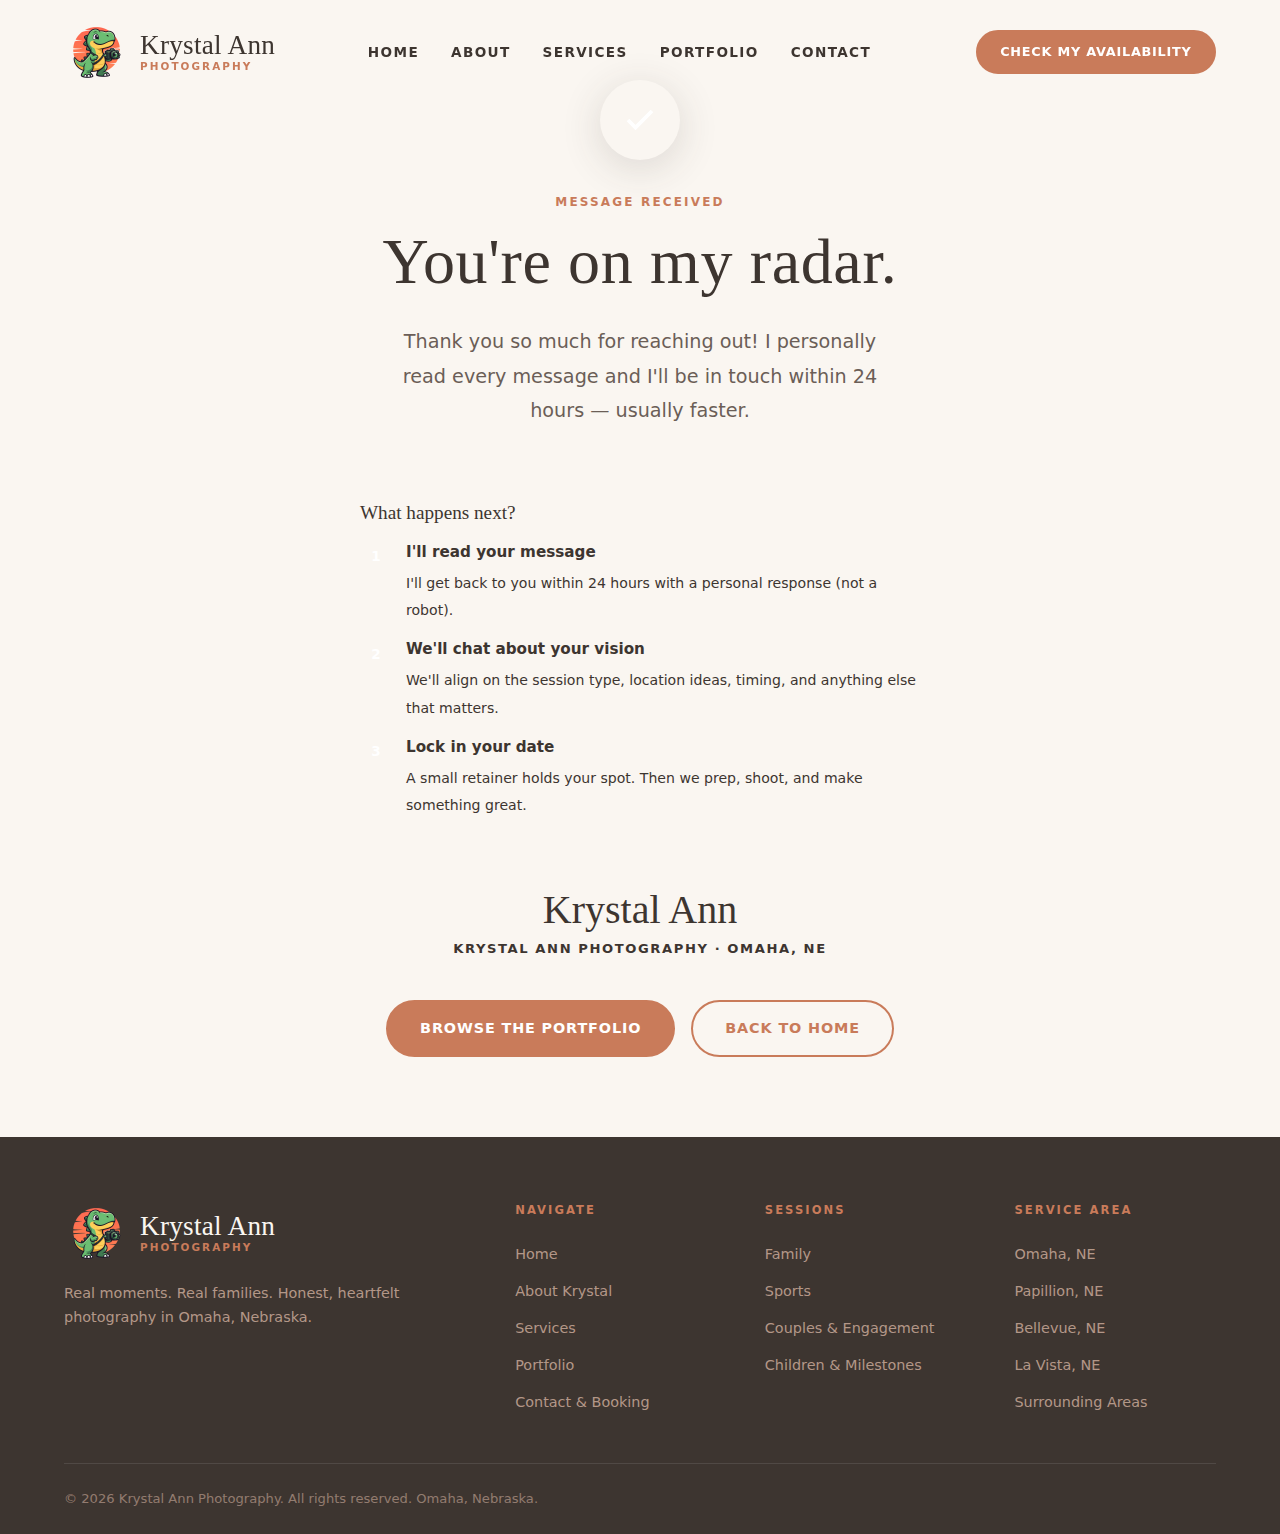
<file: thank-you.html>
<!DOCTYPE html>
<html lang="en">
<head>
  <meta charset="UTF-8" />
  <meta name="viewport" content="width=device-width, initial-scale=1.0" />
  <title>Message Received | Krystal Ann Photography</title>
  <meta name="description" content="Thanks for reaching out to Krystal Ann Photography. I'll be in touch within 24 hours!" />
  <meta name="robots" content="noindex, nofollow" />

  <link rel="preconnect" href="https://fonts.googleapis.com" />
  <link rel="preconnect" href="https://fonts.gstatic.com" crossorigin />
  <link rel="preload" href="https://fonts.googleapis.com/css2?family=Playfair+Display:ital,wght@0,400;0,700;0,900;1,400;1,700&family=Pinyon+Script&family=DM+Sans:wght@300;400;500;600&display=swap" as="style" onload="this.onload=null;this.rel='stylesheet'" />
  <noscript><link href="https://fonts.googleapis.com/css2?family=Playfair+Display:ital,wght@0,400;0,700;0,900;1,400;1,700&family=Pinyon+Script&family=DM+Sans:wght@300;400;500;600&display=swap" rel="stylesheet" /></noscript>

  <link rel="stylesheet" href="css/style.css" />
</head>
<body>

<!-- NAVIGATION -->
<nav class="nav" role="navigation" aria-label="Main navigation">
  <div class="nav__inner">
    <a href="index.html" class="logo" aria-label="Krystal Ann Photography — Home">
      <div class="logo__mark">
        <img src="images/logo.png" alt="Krystal Ann Photography logo" style="width:100%;height:100%;object-fit:contain;" />
      </div>
      <div class="logo__text">
        <span class="logo__name">Krystal Ann</span>
        <span class="logo__sub">Photography</span>
      </div>
    </a>
    <ul class="nav__links" role="list">
      <li><a href="index.html"     class="nav__link">Home</a></li>
      <li><a href="about.html"     class="nav__link">About</a></li>
      <li><a href="services.html"  class="nav__link">Services</a></li>
      <li><a href="portfolio.html" class="nav__link">Portfolio</a></li>
      <li><a href="contact.html"   class="nav__link">Contact</a></li>
    </ul>
    <a href="contact.html" class="btn btn-primary btn-sm nav__cta">Check My Availability</a>
    <button class="nav__toggle" aria-label="Toggle mobile menu" aria-expanded="false">
      <span></span><span></span><span></span>
    </button>
  </div>
</nav>

<div class="nav__mobile" role="dialog" aria-label="Mobile navigation">
  <ul role="list">
    <li><a href="index.html"     class="nav__link">Home</a></li>
    <li><a href="about.html"     class="nav__link">About</a></li>
    <li><a href="services.html"  class="nav__link">Services</a></li>
    <li><a href="portfolio.html" class="nav__link">Portfolio</a></li>
    <li><a href="contact.html"   class="nav__link">Contact</a></li>
  </ul>
  <a href="contact.html" class="btn btn-primary">Check My Availability</a>
</div>


<!-- THANK YOU SECTION -->
<main id="main-content">
  <section class="section" style="min-height: 80vh; display:flex; align-items:center;">
    <div class="container">
      <div style="max-width: 640px; margin: 0 auto; text-align: center;">

        <!-- Success Icon -->
        <div style="
          width: 80px;
          height: 80px;
          background: linear-gradient(135deg, var(--terra), var(--terra-dark));
          border-radius: 50%;
          display: flex;
          align-items: center;
          justify-content: center;
          margin: 0 auto 2rem;
          box-shadow: var(--shadow-lg);
        ">
          <svg width="36" height="36" fill="none" stroke="white" stroke-width="2.5" viewBox="0 0 24 24" aria-hidden="true">
            <polyline points="20 6 9 17 4 12"/>
          </svg>
        </div>

        <span class="section-label">Message Received</span>
        <h1 style="font-size: clamp(2.5rem, 5vw, 4rem);">You're on my radar.</h1>

        <p class="lead" style="margin: 1.5rem auto 2.5rem; max-width: 480px;">
          Thank you so much for reaching out! I personally read every message and I'll be in touch within 24 hours — usually faster.
        </p>

        <div style="
          background: var(--cream-mid);
          border-radius: var(--radius-lg);
          padding: 2rem 2.5rem;
          margin-bottom: 2.5rem;
          text-align: left;
        ">
          <h3 style="font-size:1.2rem; margin-bottom:1rem;">What happens next?</h3>
          <ul style="display:flex; flex-direction:column; gap:0.875rem; list-style:none; padding:0; margin:0;">
            <li style="display:flex; gap:0.875rem; align-items:flex-start;">
              <div style="
                width:32px; height:32px;
                background:var(--terra);
                border-radius:50%;
                display:flex; align-items:center; justify-content:center;
                color:white; font-weight:700; font-size:0.85rem;
                flex-shrink:0; margin-top:1px;
              ">1</div>
              <div>
                <strong style="display:block; font-size:0.95rem; margin-bottom:0.2rem;">I'll read your message</strong>
                <span style="font-size:0.88rem; color:var(--dust);">I'll get back to you within 24 hours with a personal response (not a robot).</span>
              </div>
            </li>
            <li style="display:flex; gap:0.875rem; align-items:flex-start;">
              <div style="
                width:32px; height:32px;
                background:var(--terra);
                border-radius:50%;
                display:flex; align-items:center; justify-content:center;
                color:white; font-weight:700; font-size:0.85rem;
                flex-shrink:0; margin-top:1px;
              ">2</div>
              <div>
                <strong style="display:block; font-size:0.95rem; margin-bottom:0.2rem;">We'll chat about your vision</strong>
                <span style="font-size:0.88rem; color:var(--dust);">We'll align on the session type, location ideas, timing, and anything else that matters.</span>
              </div>
            </li>
            <li style="display:flex; gap:0.875rem; align-items:flex-start;">
              <div style="
                width:32px; height:32px;
                background:var(--terra);
                border-radius:50%;
                display:flex; align-items:center; justify-content:center;
                color:white; font-weight:700; font-size:0.85rem;
                flex-shrink:0; margin-top:1px;
              ">3</div>
              <div>
                <strong style="display:block; font-size:0.95rem; margin-bottom:0.2rem;">Lock in your date</strong>
                <span style="font-size:0.88rem; color:var(--dust);">A small retainer holds your spot. Then we prep, shoot, and make something great.</span>
              </div>
            </li>
          </ul>
        </div>

        <!-- Signature -->
        <p style="font-family: var(--font-script); font-size:2.5rem; color:var(--terra); margin-bottom:0.5rem; line-height:1;">Krystal Ann</p>
        <p style="font-size:0.82rem; font-weight:700; letter-spacing:0.12em; text-transform:uppercase; color:var(--dust); margin-bottom:2.5rem;">Krystal Ann Photography · Omaha, NE</p>

        <!-- Navigation links -->
        <div style="display:flex; gap:1rem; justify-content:center; flex-wrap:wrap;">
          <a href="portfolio.html" class="btn btn-primary">Browse the Portfolio</a>
          <a href="index.html" class="btn btn-outline">Back to Home</a>
        </div>

      </div>
    </div>
  </section>
</main>


<!-- FOOTER -->
<footer class="footer" role="contentinfo">
  <div class="container">
    <div class="footer__grid">
      <div class="footer__brand">
        <a href="index.html" class="logo" aria-label="Krystal Ann Photography — Home">
          <div class="logo__mark">
            <img src="images/logo.png" alt="Krystal Ann Photography logo" style="width:100%;height:100%;object-fit:contain;" />
          </div>
          <div class="logo__text">
            <span class="logo__name">Krystal Ann</span>
            <span class="logo__sub">Photography</span>
          </div>
        </a>
        <p>Real moments. Real families. Honest, heartfelt photography in Omaha, Nebraska.</p>
      </div>
      <div>
        <p class="footer__title">Navigate</p>
        <ul class="footer__links" role="list">
          <li><a href="index.html">Home</a></li>
          <li><a href="about.html">About Krystal</a></li>
          <li><a href="services.html">Services</a></li>
          <li><a href="portfolio.html">Portfolio</a></li>
          <li><a href="contact.html">Contact &amp; Booking</a></li>
        </ul>
      </div>
      <div>
        <p class="footer__title">Sessions</p>
        <ul class="footer__links" role="list">
          <li><a href="services.html#family">Family</a></li>
          <li><a href="services.html#sports">Sports</a></li>
          <li><a href="services.html#couples">Couples &amp; Engagement</a></li>
          <li><a href="services.html#children">Children &amp; Milestones</a></li>
        </ul>
      </div>
      <div>
        <p class="footer__title">Service Area</p>
        <ul class="footer__links" role="list">
          <li><a href="contact.html">Omaha, NE</a></li>
          <li><a href="contact.html">Papillion, NE</a></li>
          <li><a href="contact.html">Bellevue, NE</a></li>
          <li><a href="contact.html">La Vista, NE</a></li>
          <li><a href="contact.html">Surrounding Areas</a></li>
        </ul>
      </div>
    </div>
    <div class="footer__bottom">
      <p class="footer__copy">&copy; 2026 Krystal Ann Photography. All rights reserved. Omaha, Nebraska.</p>
    </div>
  </div>
</footer>

<script src="js/main.js" defer></script>
</body>
</html>
</file>
<file: css/style.css>
/* ============================================
   KRYSTAL ANN PHOTOGRAPHY — Global Stylesheet
   ============================================ */

/* --- Custom Properties / Brand Tokens --- */
:root {
  --cream:       #FAF6F1;
  --cream-dark:  #F0E8DE;
  --terracotta:  #C97B5A;
  --terracotta-dark: #A85F3E;
  --blush:       #E8C4B0;
  --sage:        #8A9E8C;
  --sage-dark:   #6B7E6D;
  --charcoal:    #3D3530;
  --charcoal-lt: #6B5E57;
  --white:       #FFFFFF;
  --shadow-sm:   0 2px 8px rgba(61,53,48,0.08);
  --shadow-md:   0 4px 20px rgba(61,53,48,0.12);
  --shadow-lg:   0 8px 40px rgba(61,53,48,0.16);
  --radius-sm:   6px;
  --radius-md:   12px;
  --radius-lg:   24px;
  --transition:  0.3s ease;
  --max-width:   1200px;
  --font-display: 'Cormorant Garamond', Georgia, serif;
  --font-script:  'Great Vibes', cursive;
  --font-body:    'Lato', system-ui, sans-serif;
}

/* --- Reset & Base --- */
*, *::before, *::after { box-sizing: border-box; margin: 0; padding: 0; }

html { scroll-behavior: smooth; font-size: 16px; }

body {
  font-family: var(--font-body);
  background-color: var(--cream);
  color: var(--charcoal);
  line-height: 1.7;
  -webkit-font-smoothing: antialiased;
}

img { display: block; max-width: 100%; height: auto; }

a { color: inherit; text-decoration: none; }

ul { list-style: none; }

/* --- Typography --- */
h1, h2, h3, h4, h5 {
  font-family: var(--font-display);
  font-weight: 600;
  line-height: 1.2;
  color: var(--charcoal);
}

h1 { font-size: clamp(2.4rem, 5vw, 4rem); font-weight: 400; letter-spacing: 0.01em; }
h2 { font-size: clamp(1.8rem, 3.5vw, 2.8rem); font-weight: 500; }
h3 { font-size: clamp(1.3rem, 2.5vw, 1.8rem); font-weight: 500; }
h4 { font-size: 1.2rem; font-weight: 600; }

p { font-size: 1rem; color: var(--charcoal-lt); margin-bottom: 1rem; }
p:last-child { margin-bottom: 0; }

.lead {
  font-size: clamp(1.05rem, 2vw, 1.2rem);
  color: var(--charcoal-lt);
  line-height: 1.8;
}

.section-label {
  font-family: var(--font-body);
  font-size: 0.75rem;
  font-weight: 700;
  letter-spacing: 0.18em;
  text-transform: uppercase;
  color: var(--terracotta);
  display: block;
  margin-bottom: 0.75rem;
}

/* --- Layout Utilities --- */
.container {
  width: 100%;
  max-width: var(--max-width);
  margin: 0 auto;
  padding: 0 1.5rem;
}

.section {
  padding: 5rem 0;
}

.section--alt {
  background-color: var(--cream-dark);
}

.section--dark {
  background-color: var(--charcoal);
  color: var(--cream);
}

.section--dark h1,
.section--dark h2,
.section--dark h3 { color: var(--cream); }
.section--dark p { color: var(--blush); }

.text-center { text-align: center; }

.section-header {
  max-width: 640px;
  margin: 0 auto 3.5rem;
}

.section-header.text-center { text-align: center; }

.section-header h2 { margin-bottom: 1rem; }

.grid-2 {
  display: grid;
  grid-template-columns: 1fr 1fr;
  gap: 2rem;
  align-items: center;
}

.grid-3 {
  display: grid;
  grid-template-columns: repeat(3, 1fr);
  gap: 2rem;
}

.grid-4 {
  display: grid;
  grid-template-columns: repeat(4, 1fr);
  gap: 1.5rem;
}

/* --- Buttons --- */
.btn {
  display: inline-flex;
  align-items: center;
  gap: 0.5rem;
  padding: 0.875rem 2rem;
  border-radius: 50px;
  font-family: var(--font-body);
  font-size: 0.9rem;
  font-weight: 700;
  letter-spacing: 0.06em;
  text-transform: uppercase;
  cursor: pointer;
  border: 2px solid transparent;
  transition: all var(--transition);
  white-space: nowrap;
}

.btn-primary {
  background-color: var(--terracotta);
  color: var(--white);
  border-color: var(--terracotta);
}

.btn-primary:hover {
  background-color: var(--terracotta-dark);
  border-color: var(--terracotta-dark);
  transform: translateY(-2px);
  box-shadow: var(--shadow-md);
}

.btn-outline {
  background-color: transparent;
  color: var(--terracotta);
  border-color: var(--terracotta);
}

.btn-outline:hover {
  background-color: var(--terracotta);
  color: var(--white);
  transform: translateY(-2px);
}

.btn-outline-light {
  background-color: transparent;
  color: var(--cream);
  border-color: var(--cream);
}

.btn-outline-light:hover {
  background-color: var(--cream);
  color: var(--charcoal);
}

.btn-sm {
  padding: 0.6rem 1.4rem;
  font-size: 0.8rem;
}

/* ============================================
   NAVIGATION
   ============================================ */
.nav {
  position: fixed;
  top: 0;
  left: 0;
  right: 0;
  z-index: 1000;
  padding: 1.25rem 0;
  transition: all var(--transition);
}

.nav.scrolled {
  background-color: rgba(250, 246, 241, 0.96);
  backdrop-filter: blur(10px);
  padding: 0.875rem 0;
  box-shadow: var(--shadow-sm);
}

.nav__inner {
  display: flex;
  align-items: center;
  justify-content: space-between;
  max-width: var(--max-width);
  margin: 0 auto;
  padding: 0 1.5rem;
}

/* Logo */
.logo {
  display: flex;
  align-items: center;
  gap: 0.75rem;
  text-decoration: none;
}

.logo__mark {
  width: 64px;
  height: 64px;
  position: relative;
  flex-shrink: 0;
}

.logo__mark svg {
  width: 100%;
  height: 100%;
}

.logo__text {
  display: flex;
  flex-direction: column;
  line-height: 1;
}

.logo__name {
  font-family: var(--font-script);
  font-size: 1.7rem;
  font-weight: 400;
  color: var(--charcoal);
  letter-spacing: 0.01em;
  line-height: 1;
}

.logo__sub {
  font-family: var(--font-body);
  font-size: 0.65rem;
  font-weight: 700;
  letter-spacing: 0.2em;
  text-transform: uppercase;
  color: var(--terracotta);
  margin-top: 2px;
}

/* Nav Links */
.nav__links {
  display: flex;
  align-items: center;
  gap: 0.25rem;
}

.nav__link {
  font-size: 0.85rem;
  font-weight: 700;
  letter-spacing: 0.1em;
  text-transform: uppercase;
  color: var(--charcoal);
  padding: 0.5rem 0.875rem;
  border-radius: 50px;
  transition: all var(--transition);
  position: relative;
}

.nav__link:hover,
.nav__link.active {
  color: var(--terracotta);
  background-color: rgba(201, 123, 90, 0.08);
}

.nav__cta {
  margin-left: 0.75rem;
}

/* Hamburger */
.nav__toggle {
  display: none;
  flex-direction: column;
  gap: 5px;
  cursor: pointer;
  padding: 0.25rem;
  background: none;
  border: none;
}

.nav__toggle span {
  display: block;
  width: 24px;
  height: 2px;
  background-color: var(--charcoal);
  border-radius: 2px;
  transition: all var(--transition);
}

.nav__toggle.open span:nth-child(1) { transform: translateY(7px) rotate(45deg); }
.nav__toggle.open span:nth-child(2) { opacity: 0; }
.nav__toggle.open span:nth-child(3) { transform: translateY(-7px) rotate(-45deg); }

/* Mobile Nav */
.nav__mobile {
  display: flex;
  position: fixed;
  top: 0;
  left: 0;
  right: 0;
  bottom: 0;
  background-color: var(--cream);
  z-index: 999;
  flex-direction: column;
  align-items: center;
  justify-content: center;
  gap: 2rem;
  opacity: 0;
  visibility: hidden;
  transform: translateY(-12px);
  transition: opacity 0.3s ease, visibility 0.3s ease, transform 0.3s ease;
}

.nav__mobile.open {
  opacity: 1;
  visibility: visible;
  transform: translateY(0);
}

.nav__mobile .nav__link {
  font-size: 1.4rem;
  letter-spacing: 0.15em;
}

/* ============================================
   HERO
   ============================================ */
.hero {
  position: relative;
  min-height: 100vh;
  display: flex;
  align-items: center;
  overflow: hidden;
}

.hero__bg {
  position: absolute;
  inset: 0;
  background-color: var(--cream-dark);
  z-index: 0;
}

.hero__bg img {
  width: 100%;
  height: 100%;
  object-fit: cover;
  opacity: 0.35;
}

.hero__overlay {
  position: absolute;
  inset: 0;
  background: linear-gradient(
    135deg,
    rgba(250,246,241,0.92) 0%,
    rgba(250,246,241,0.6) 50%,
    rgba(250,246,241,0.2) 100%
  );
  z-index: 1;
}

.hero__content {
  position: relative;
  z-index: 2;
  max-width: 640px;
  padding: 8rem 0 5rem;
}

.hero__eyebrow {
  display: flex;
  align-items: center;
  gap: 0.75rem;
  margin-bottom: 1.5rem;
}

.hero__eyebrow::before {
  content: '';
  display: block;
  width: 32px;
  height: 2px;
  background-color: var(--terracotta);
}

.hero__eyebrow span {
  font-size: 0.75rem;
  font-weight: 700;
  letter-spacing: 0.2em;
  text-transform: uppercase;
  color: var(--terracotta);
}

.hero h1 {
  margin-bottom: 1.25rem;
  color: var(--charcoal);
}

.hero h1 em {
  font-style: italic;
  color: var(--terracotta);
}

.hero__tagline {
  font-size: clamp(1rem, 2vw, 1.15rem);
  color: var(--charcoal-lt);
  margin-bottom: 2.25rem;
  max-width: 500px;
  line-height: 1.8;
}

.hero__actions {
  display: flex;
  gap: 1rem;
  flex-wrap: wrap;
}

.hero__availability {
  display: flex;
  align-items: center;
  gap: 0.5rem;
  margin-top: 1.25rem;
  font-size: 0.75rem;
  font-weight: 700;
  letter-spacing: 0.1em;
  text-transform: uppercase;
  color: var(--terracotta);
  margin-bottom: 0;
}

.hero__scroll {
  position: absolute;
  bottom: 2.5rem;
  left: 50%;
  transform: translateX(-50%);
  z-index: 2;
  display: flex;
  flex-direction: column;
  align-items: center;
  gap: 0.5rem;
  color: var(--charcoal-lt);
  font-size: 0.7rem;
  letter-spacing: 0.15em;
  text-transform: uppercase;
}

.hero__scroll-line {
  width: 1px;
  height: 48px;
  background: linear-gradient(to bottom, var(--terracotta), transparent);
  animation: scrollPulse 2s ease-in-out infinite;
}

@keyframes scrollPulse {
  0%, 100% { opacity: 0.4; transform: scaleY(1); }
  50% { opacity: 1; transform: scaleY(1.2); }
}

/* ============================================
   INTRO STRIP
   ============================================ */
.intro-strip {
  background-color: var(--terracotta);
  padding: 1.5rem 0;
}

.intro-strip__inner {
  display: flex;
  align-items: center;
  justify-content: center;
  gap: 3rem;
  flex-wrap: wrap;
}

.intro-strip__item {
  display: flex;
  align-items: center;
  gap: 0.75rem;
  color: var(--white);
  font-size: 0.85rem;
  font-weight: 700;
  letter-spacing: 0.08em;
  text-transform: uppercase;
}

.intro-strip__item svg {
  opacity: 0.85;
  flex-shrink: 0;
}

.intro-strip__sep {
  width: 1px;
  height: 24px;
  background-color: rgba(255,255,255,0.35);
}

/* ============================================
   ABOUT PREVIEW
   ============================================ */
.about-preview__image {
  position: relative;
  border-radius: var(--radius-lg);
  overflow: hidden;
  box-shadow: var(--shadow-lg);
}

.about-preview__image img {
  width: 100%;
  height: auto;
  display: block;
}

.about-preview__badge {
  position: absolute;
  top: 1.5rem;
  right: -1.5rem;
  background-color: var(--terracotta);
  color: var(--white);
  padding: 1.25rem 1.5rem;
  border-radius: var(--radius-md);
  box-shadow: var(--shadow-md);
  text-align: center;
  min-width: 140px;
}

.about-preview__badge .num {
  font-family: var(--font-display);
  font-size: 2.5rem;
  font-weight: 600;
  line-height: 1;
  display: block;
}

.about-preview__badge .label {
  font-size: 0.72rem;
  font-weight: 700;
  letter-spacing: 0.12em;
  text-transform: uppercase;
  opacity: 0.9;
  margin-top: 0.25rem;
  display: block;
}

.about-preview__content {
  padding: 2rem 0 2rem 3rem;
}

.about-preview__content h2 { margin-bottom: 1.25rem; }

.about-preview__content p { margin-bottom: 1.25rem; }

.about-preview__signature {
  font-family: var(--font-script);
  font-size: 2rem;
  font-style: italic;
  color: var(--terracotta);
  margin: 1.75rem 0 2rem;
}

/* ============================================
   SERVICES PREVIEW
   ============================================ */
.service-card {
  background-color: var(--white);
  border-radius: var(--radius-md);
  padding: 2rem;
  box-shadow: var(--shadow-sm);
  transition: all var(--transition);
  position: relative;
  overflow: hidden;
}

.service-card::before {
  content: '';
  position: absolute;
  bottom: 0;
  left: 0;
  right: 0;
  height: 3px;
  background-color: var(--terracotta);
  transform: scaleX(0);
  transition: transform var(--transition);
}

.service-card:hover {
  transform: translateY(-4px);
  box-shadow: var(--shadow-md);
}

.service-card:hover::before { transform: scaleX(1); }

.service-card__icon {
  width: 52px;
  height: 52px;
  background-color: rgba(201, 123, 90, 0.1);
  border-radius: var(--radius-sm);
  display: flex;
  align-items: center;
  justify-content: center;
  margin-bottom: 1.25rem;
  color: var(--terracotta);
}

.service-card h3 { font-size: 1.2rem; margin-bottom: 0.6rem; }
.service-card p { font-size: 0.9rem; margin-bottom: 1.25rem; }

.service-card__link {
  font-size: 0.8rem;
  font-weight: 700;
  letter-spacing: 0.1em;
  text-transform: uppercase;
  color: var(--terracotta);
  display: flex;
  align-items: center;
  gap: 0.4rem;
  transition: gap var(--transition);
}

.service-card:hover .service-card__link { gap: 0.75rem; }

/* ============================================
   GALLERY / PORTFOLIO GRID
   ============================================ */
.gallery-grid {
  display: grid;
  grid-template-columns: 3fr 2fr;
  grid-template-rows: repeat(3, 160px);
  gap: 0.75rem;
}

.gallery-grid__item {
  border-radius: var(--radius-md);
  overflow: hidden;
  position: relative;
  cursor: pointer;
  background-color: var(--cream-dark);
}

.gallery-grid__item--featured {
  grid-row: 1 / span 3;
}

.gallery-grid__item img {
  width: 100%;
  height: 100%;
  object-fit: cover;
  display: block;
  transition: transform 0.5s ease;
}

.gallery-grid__item:hover img { transform: scale(1.03); }

.gallery-grid__item--tall { grid-row: span 1; }
.gallery-grid__item--wide { grid-column: span 1; }

.gallery-grid__overlay {
  position: absolute;
  inset: 0;
  background: linear-gradient(to top, rgba(61,53,48,0.7) 0%, transparent 60%);
  opacity: 0;
  transition: opacity var(--transition);
  display: flex;
  align-items: flex-end;
  padding: 1.25rem;
}

.gallery-grid__item:hover .gallery-grid__overlay { opacity: 1; }

.gallery-grid__label {
  font-size: 0.78rem;
  font-weight: 700;
  letter-spacing: 0.12em;
  text-transform: uppercase;
  color: var(--white);
}

/* Placeholder images */
.img-placeholder {
  background: linear-gradient(135deg, var(--cream-dark) 0%, var(--blush) 100%);
  display: flex;
  align-items: center;
  justify-content: center;
  color: var(--charcoal-lt);
  font-size: 0.8rem;
  font-weight: 700;
  letter-spacing: 0.1em;
  text-transform: uppercase;
  text-align: center;
  padding: 1rem;
  min-height: 220px;
  width: 100%;
}

/* ============================================
   TESTIMONIALS
   ============================================ */
.testimonials {
  background-color: var(--charcoal);
}

.testimonials .section-label { color: var(--blush); }
.testimonials h2 { color: var(--cream); }

.testimonial-grid {
  display: grid;
  grid-template-columns: repeat(3, 1fr);
  gap: 3rem;
  margin-top: 3rem;
  align-items: start;
}

/* Editorial pull-quote style */
.testimonial-pull {
  position: relative;
  padding-top: 2rem;
  border-top: 1px solid rgba(255,255,255,0.15);
}

.testimonial-pull__mark {
  font-family: var(--font-display);
  font-size: 5rem;
  line-height: 0.7;
  color: var(--terracotta);
  opacity: 0.5;
  display: block;
  margin-bottom: 1.25rem;
}

.testimonial-pull__quote {
  font-family: var(--font-display);
  font-size: 1.15rem;
  font-style: italic;
  color: var(--cream);
  line-height: 1.75;
  margin-bottom: 1.75rem;
}

.testimonial-pull__attr {
  display: flex;
  flex-direction: column;
  gap: 0.2rem;
}

.testimonial-pull__name {
  font-family: var(--font-script);
  font-size: 1.6rem;
  color: var(--blush);
  line-height: 1.2;
}

.testimonial-pull__detail {
  font-size: 0.72rem;
  font-weight: 700;
  letter-spacing: 0.14em;
  text-transform: uppercase;
  color: rgba(232, 196, 176, 0.55);
}

/* ============================================
   CTA BANNER
   ============================================ */
.cta-banner {
  background: linear-gradient(135deg, var(--terracotta) 0%, #A85F3E 100%);
  padding: 5rem 0;
  text-align: center;
}

.cta-banner__script {
  font-family: var(--font-script);
  font-size: 2.2rem;
  color: rgba(255,255,255,0.65);
  display: block;
  margin-bottom: 0.25rem;
}

.cta-banner h2 { color: var(--white); margin-bottom: 1rem; }
.cta-banner p { color: rgba(255,255,255,0.85); margin-bottom: 2rem; }

/* ============================================
   PROCESS / HOW IT WORKS
   ============================================ */
.process-steps {
  display: grid;
  grid-template-columns: repeat(4, 1fr);
  gap: 1.5rem;
  position: relative;
}

.process-steps::before {
  content: '';
  position: absolute;
  top: 28px;
  left: calc(12.5% + 28px);
  right: calc(12.5% + 28px);
  height: 2px;
  background: linear-gradient(to right, var(--terracotta), var(--blush));
  z-index: 0;
}

.process-step {
  text-align: center;
  position: relative;
  z-index: 1;
}

.process-step__num {
  width: 56px;
  height: 56px;
  border-radius: 50%;
  background-color: var(--white);
  border: 2px solid var(--terracotta);
  display: flex;
  align-items: center;
  justify-content: center;
  margin: 0 auto 1.25rem;
  font-family: var(--font-display);
  font-size: 1.3rem;
  font-weight: 600;
  color: var(--terracotta);
}

.process-step h4 { margin-bottom: 0.5rem; font-size: 1rem; }
.process-step p { font-size: 0.88rem; }

/* ============================================
   FULL SERVICES PAGE
   ============================================ */
.service-detail {
  display: grid;
  grid-template-columns: 1fr 1.1fr;
  gap: 3rem;
  align-items: center;
  padding: 3.5rem 0;
  border-bottom: 1px solid rgba(61,53,48,0.08);
}

.service-detail:last-child { border-bottom: none; }

.service-detail.reverse { direction: rtl; }
.service-detail.reverse > * { direction: ltr; }

.service-detail__image {
  border-radius: var(--radius-lg);
  overflow: hidden;
  background: var(--cream);
}

.service-detail__image img,
.service-detail__image .img-placeholder {
  width: 100%;
  height: auto;
  display: block;
}

.service-detail__content h3 { margin-bottom: 1rem; }
.service-detail__content p { margin-bottom: 1rem; }

.service-detail__tags {
  display: flex;
  flex-wrap: wrap;
  gap: 0.5rem;
  margin-top: 1.5rem;
}

.tag {
  background-color: rgba(201, 123, 90, 0.1);
  color: var(--terracotta);
  border-radius: 50px;
  padding: 0.3rem 0.9rem;
  font-size: 0.78rem;
  font-weight: 700;
  letter-spacing: 0.06em;
}

/* ============================================
   PORTFOLIO PAGE
   ============================================ */
.filter-bar {
  display: flex;
  gap: 0.5rem;
  flex-wrap: wrap;
  justify-content: center;
  margin-bottom: 2.5rem;
}

.filter-btn {
  padding: 0.5rem 1.25rem;
  border-radius: 50px;
  border: 2px solid var(--cream-dark);
  background: var(--white);
  color: var(--charcoal-lt);
  font-size: 0.82rem;
  font-weight: 700;
  letter-spacing: 0.08em;
  text-transform: uppercase;
  cursor: pointer;
  transition: all var(--transition);
}

.filter-btn:hover,
.filter-btn.active {
  background-color: var(--terracotta);
  border-color: var(--terracotta);
  color: var(--white);
}

.masonry-grid {
  columns: 3;
  column-gap: 1rem;
}

.masonry-item {
  border-radius: var(--radius-md);
  overflow: hidden;
  position: relative;
  cursor: pointer;
  break-inside: avoid;
  margin-bottom: 1rem;
  display: block;
}

.masonry-item img,
.masonry-item .img-placeholder {
  width: 100%;
  height: auto;
  display: block;
}

.masonry-item:nth-child(3n+1) .img-placeholder { min-height: 320px; }
.masonry-item:nth-child(3n+2) .img-placeholder { min-height: 220px; }
.masonry-item:nth-child(3n)   .img-placeholder { min-height: 260px; }

/* Children items — show the full image, no cropping */
.masonry-item--children {
  background: var(--cream);
}

.masonry-item--children img {
  width: 100%;
  height: auto;
  display: block;
  object-fit: contain;
}

.masonry-item__overlay {
  position: absolute;
  inset: 0;
  background: rgba(61,53,48,0.6);
  display: flex;
  align-items: center;
  justify-content: center;
  opacity: 0;
  transition: opacity var(--transition);
}

.masonry-item:hover .masonry-item__overlay { opacity: 1; }

.masonry-item__overlay span {
  color: var(--white);
  font-size: 0.78rem;
  font-weight: 700;
  letter-spacing: 0.15em;
  text-transform: uppercase;
}

/* ============================================
   CONTACT PAGE
   ============================================ */
.contact-grid {
  display: grid;
  grid-template-columns: 1fr 1.5fr;
  gap: 4rem;
  align-items: start;
}

.contact-info h3 { margin-bottom: 1rem; }
.contact-info p { margin-bottom: 1.5rem; }

.contact-info__item {
  display: flex;
  gap: 1rem;
  margin-bottom: 1.5rem;
  align-items: flex-start;
}

.contact-info__icon {
  width: 44px;
  height: 44px;
  background-color: rgba(201, 123, 90, 0.1);
  border-radius: var(--radius-sm);
  display: flex;
  align-items: center;
  justify-content: center;
  color: var(--terracotta);
  flex-shrink: 0;
  margin-top: 0.15rem;
}

.contact-info__text strong { display: block; font-size: 0.85rem; margin-bottom: 0.2rem; }
.contact-info__text span { font-size: 0.88rem; color: var(--charcoal-lt); }

.social-links {
  display: flex;
  gap: 0.75rem;
  margin-top: 2rem;
}

.social-link {
  width: 44px;
  height: 44px;
  border-radius: 50%;
  background-color: var(--white);
  border: 2px solid var(--cream-dark);
  display: flex;
  align-items: center;
  justify-content: center;
  color: var(--charcoal-lt);
  transition: all var(--transition);
  box-shadow: var(--shadow-sm);
}

.social-link:hover {
  background-color: var(--terracotta);
  border-color: var(--terracotta);
  color: var(--white);
  transform: translateY(-2px);
}

/* Contact Form */
.contact-form {
  background-color: var(--white);
  border-radius: var(--radius-lg);
  padding: 2.5rem;
  box-shadow: var(--shadow-md);
}

.form-group {
  margin-bottom: 1.25rem;
}

.form-row {
  display: grid;
  grid-template-columns: 1fr 1fr;
  gap: 1rem;
}

.form-group label {
  display: block;
  font-size: 0.82rem;
  font-weight: 700;
  letter-spacing: 0.06em;
  text-transform: uppercase;
  color: var(--charcoal);
  margin-bottom: 0.4rem;
}

.form-group input,
.form-group select,
.form-group textarea {
  width: 100%;
  padding: 0.75rem 1rem;
  border: 2px solid var(--cream-dark);
  border-radius: var(--radius-sm);
  font-family: var(--font-body);
  font-size: 0.95rem;
  color: var(--charcoal);
  background-color: var(--cream);
  transition: border-color var(--transition);
  outline: none;
  appearance: none;
}

.form-group input:focus,
.form-group select:focus,
.form-group textarea:focus {
  border-color: var(--terracotta);
  background-color: var(--white);
}

.form-group textarea {
  min-height: 140px;
  resize: vertical;
}

.form-group select {
  background-image: url("data:image/svg+xml,%3Csvg xmlns='http://www.w3.org/2000/svg' width='12' height='8' viewBox='0 0 12 8'%3E%3Cpath d='M1 1l5 5 5-5' stroke='%236B5E57' stroke-width='1.5' fill='none' stroke-linecap='round'/%3E%3C/svg%3E");
  background-repeat: no-repeat;
  background-position: right 1rem center;
  padding-right: 2.5rem;
  cursor: pointer;
}

.form-note {
  font-size: 0.8rem;
  color: var(--charcoal-lt);
  margin-top: 0.75rem;
  opacity: 0.7;
}

.form-success {
  display: none;
  background-color: rgba(138, 158, 140, 0.15);
  border: 2px solid var(--sage);
  border-radius: var(--radius-md);
  padding: 1.5rem;
  text-align: center;
  margin-top: 1rem;
}

.form-success p { color: var(--sage-dark); font-weight: 600; margin: 0; }

/* ============================================
   PAGE HERO (interior pages)
   ============================================ */
.page-hero {
  padding: 8rem 0 4rem;
  background: linear-gradient(135deg, var(--cream) 0%, var(--cream-dark) 100%);
  position: relative;
  overflow: hidden;
}

.page-hero::before {
  content: '';
  position: absolute;
  top: -60px;
  right: -60px;
  width: 400px;
  height: 400px;
  background: radial-gradient(circle, rgba(201, 123, 90, 0.12) 0%, transparent 70%);
  pointer-events: none;
}

.page-hero .section-label { margin-bottom: 0.75rem; }
.page-hero h1 { margin-bottom: 1rem; }
.page-hero .lead { max-width: 560px; }

/* Breadcrumb */
.breadcrumb {
  display: flex;
  align-items: center;
  gap: 0.5rem;
  font-size: 0.8rem;
  color: var(--charcoal-lt);
  margin-bottom: 1.5rem;
}

.breadcrumb a { color: var(--terracotta); }
.breadcrumb__sep { opacity: 0.4; }

/* ============================================
   FOOTER
   ============================================ */
.footer {
  background-color: var(--charcoal);
  color: var(--cream);
  padding: 4rem 0 0;
}

.footer__grid {
  display: grid;
  grid-template-columns: 2fr 1fr 1fr 1fr;
  gap: 3rem;
  padding-bottom: 3rem;
  border-bottom: 1px solid rgba(255,255,255,0.1);
}

.footer__brand .logo__name { color: var(--cream); }

.footer__brand p {
  font-size: 0.9rem;
  color: rgba(232, 196, 176, 0.7);
  margin-top: 1rem;
  line-height: 1.7;
}

.footer__title {
  font-size: 0.72rem;
  font-weight: 700;
  letter-spacing: 0.18em;
  text-transform: uppercase;
  color: var(--terracotta);
  margin-bottom: 1.25rem;
}

.footer__links {
  display: flex;
  flex-direction: column;
  gap: 0.6rem;
}

.footer__links a {
  font-size: 0.9rem;
  color: rgba(232, 196, 176, 0.7);
  transition: color var(--transition);
}

.footer__links a:hover { color: var(--cream); }

.footer__bottom {
  padding: 1.5rem 0;
  display: flex;
  align-items: center;
  justify-content: space-between;
  flex-wrap: wrap;
  gap: 1rem;
}

.footer__copy {
  font-size: 0.82rem;
  color: rgba(232, 196, 176, 0.5);
}

/* ============================================
   ABOUT PAGE SPECIFIC
   ============================================ */
.values-grid {
  display: grid;
  grid-template-columns: repeat(2, 1fr);
  gap: 1.5rem;
  margin-top: 2rem;
}

.value-item {
  display: flex;
  gap: 1rem;
  align-items: flex-start;
}

.value-item__icon {
  width: 40px;
  height: 40px;
  background-color: rgba(201, 123, 90, 0.1);
  border-radius: var(--radius-sm);
  display: flex;
  align-items: center;
  justify-content: center;
  color: var(--terracotta);
  flex-shrink: 0;
}

.value-item h4 { margin-bottom: 0.25rem; font-size: 0.95rem; }
.value-item p { font-size: 0.85rem; margin: 0; }

/* ============================================
   ANIMATIONS
   ============================================ */
.fade-in {
  opacity: 0;
  transform: translateY(24px);
  transition: opacity 0.6s ease, transform 0.6s ease;
}

.fade-in.visible {
  opacity: 1;
  transform: translateY(0);
}

.fade-in-delay-1 { transition-delay: 0.1s; }
.fade-in-delay-2 { transition-delay: 0.2s; }
.fade-in-delay-3 { transition-delay: 0.3s; }
.fade-in-delay-4 { transition-delay: 0.4s; }

/* ============================================
   RESPONSIVE
   ============================================ */
@media (max-width: 1024px) {
  .grid-4 { grid-template-columns: repeat(2, 1fr); }
  .footer__grid { grid-template-columns: 1fr 1fr; }
  .process-steps { grid-template-columns: repeat(2, 1fr); }
  .process-steps::before { display: none; }
  .gallery-grid { grid-template-columns: repeat(2, 1fr); }
  .masonry-grid { columns: 2; }
}

@media (max-width: 768px) {
  .section { padding: 3rem 0; }

  /* Nav */
  .nav__links,
  .nav__cta { display: none; }
  .nav__toggle { display: flex; }

  /* Make nav background always visible on mobile so logo doesn't float on hero */
  .nav {
    background-color: rgba(250, 246, 241, 0.97);
    backdrop-filter: blur(10px);
    box-shadow: var(--shadow-sm);
    padding: 0.75rem 0;
  }

  /* Shrink logo on mobile so it fits the nav bar */
  .logo__mark { width: 48px; height: 48px; }
  .logo__name { font-size: 1.35rem; }

  /* Grids → single column */
  .grid-2 { grid-template-columns: 1fr; }
  .grid-3 { grid-template-columns: 1fr; }

  /* Hero — reduce top padding since nav is shorter */
  .hero__content { padding: 5rem 0 3rem; }
  .hero h1 { font-size: 2.2rem; }

  /* About badge — tuck inside the photo */
  .about-preview__content { padding: 0; }
  .about-preview__badge { right: 0.75rem; top: 0.75rem; min-width: 110px; padding: 1rem; }
  .about-preview__badge .num { font-size: 2rem; }

  /* Testimonials */
  .testimonial-grid { grid-template-columns: 1fr; }

  /* Contact */
  .contact-grid { grid-template-columns: 1fr; }

  /* Services */
  .service-detail { grid-template-columns: 1fr; }
  .service-detail.reverse { direction: ltr; }

  /* Footer */
  .footer__grid { grid-template-columns: 1fr; gap: 2rem; }

  /* Intro strip */
  .intro-strip__sep { display: none; }
  .intro-strip__inner { gap: 1.25rem; }

  /* Forms */
  .form-row { grid-template-columns: 1fr; }

  /* Gallery preview on home — collapse asymmetric grid to 2-col, natural heights */
  .gallery-grid {
    grid-template-columns: 1fr 1fr;
    grid-template-rows: auto;
  }
  .gallery-grid__item { min-height: 160px; }
  .gallery-grid__item--featured {
    grid-row: 1 / span 2;
  }
  .gallery-grid__item img { height: 100%; min-height: 160px; }

  /* Portfolio masonry — 2 cols on tablet, tighter */
  .masonry-grid { columns: 2; column-gap: 0.6rem; }

  /* Values */
  .values-grid { grid-template-columns: 1fr; }

  /* Process steps — 2 col */
  .process-steps { grid-template-columns: repeat(2, 1fr); }

  /* Filter bar — wrap on small screens */
  .filter-bar { gap: 0.4rem; }
  .filter-btn { font-size: 0.68rem; padding: 0.45rem 0.875rem; }

  /* Buttons — easier tap targets */
  .btn { padding: 0.85rem 1.5rem; font-size: 0.85rem; }

  /* Section headers */
  .section-header { margin-bottom: 2rem; }
}

@media (max-width: 480px) {
  /* Portfolio masonry — single column on phones */
  .masonry-grid { columns: 1; }

  /* Hero buttons stack */
  .hero__actions { flex-direction: column; }
  .hero__actions .btn { width: 100%; justify-content: center; }

  /* Logo even smaller on tiny screens */
  .logo__mark { width: 42px; height: 42px; }
  .logo__name { font-size: 1.2rem; }

  /* Testimonial pull-quotes — single col on small phones */
  .testimonial-grid { gap: 2rem; }
  /* Gallery sneak peek on home — single col, show full photos */
  .gallery-grid {
    grid-template-columns: 1fr;
    grid-template-rows: auto;
  }
  .gallery-grid__item { min-height: 0; }
  .gallery-grid__item img { height: auto; max-height: 300px; }
  .gallery-grid__item--featured { grid-row: auto; }

  /* Service cards */
  .service-card { padding: 1.5rem; }

  /* Reduce hero font further */
  .hero h1 { font-size: 1.9rem; }

  /* Container padding */
  .container { padding: 0 1rem; }

  /* Filter bar wraps nicely */
  .filter-bar { justify-content: center; }
  .filter-btn { font-size: 0.65rem; padding: 0.4rem 0.75rem; }
}
</file>
